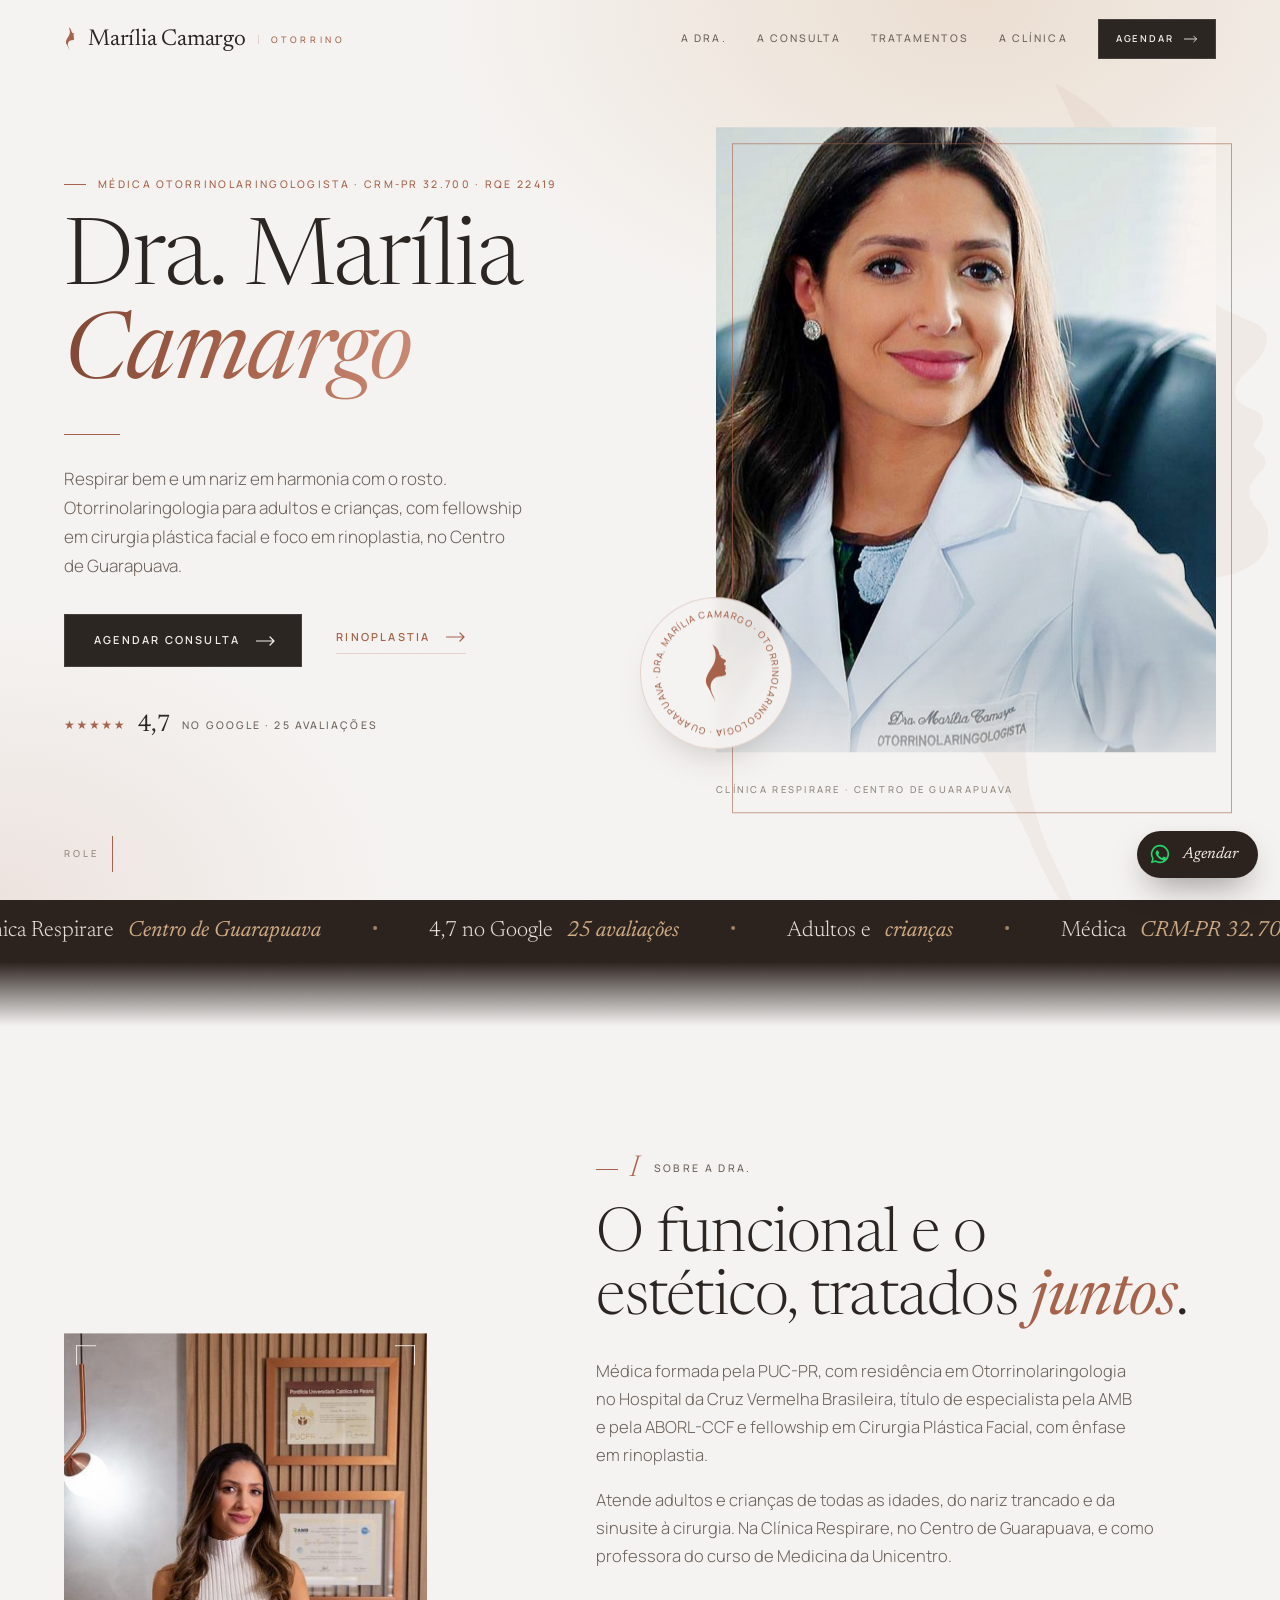
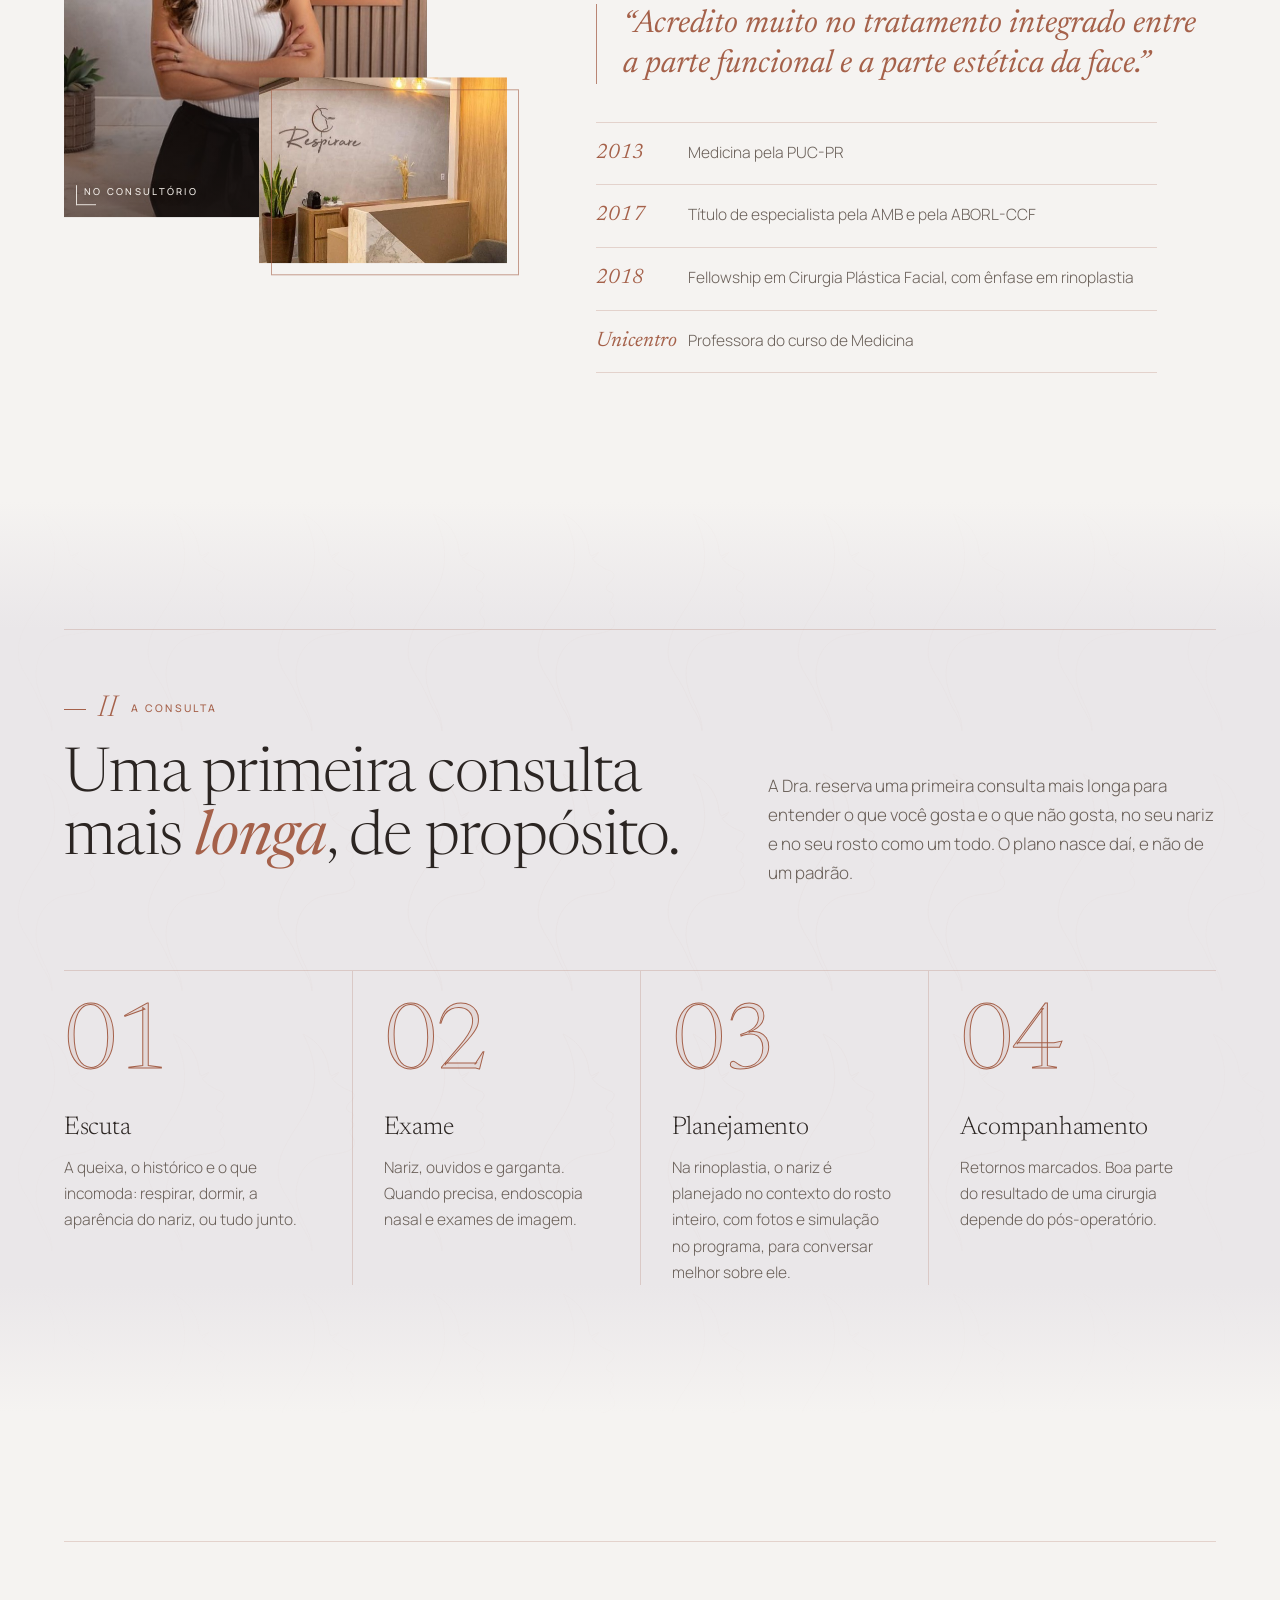
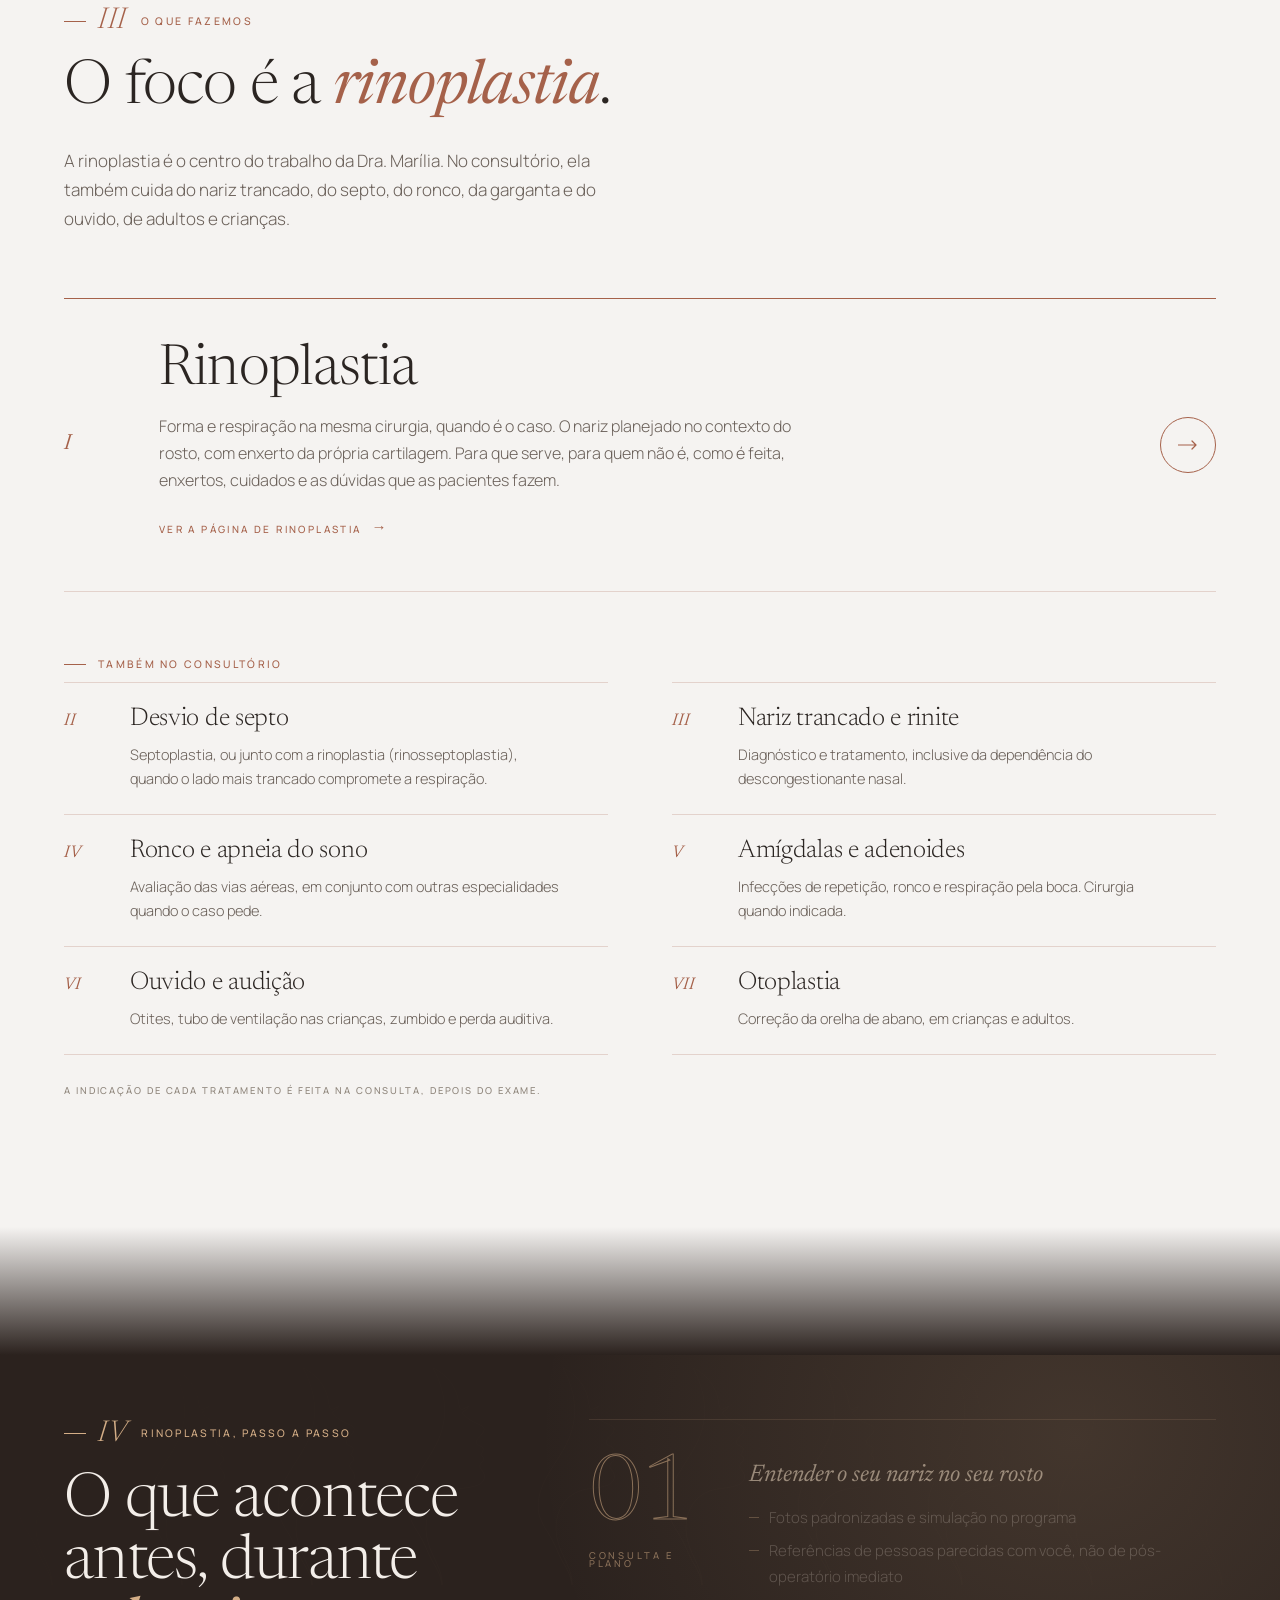
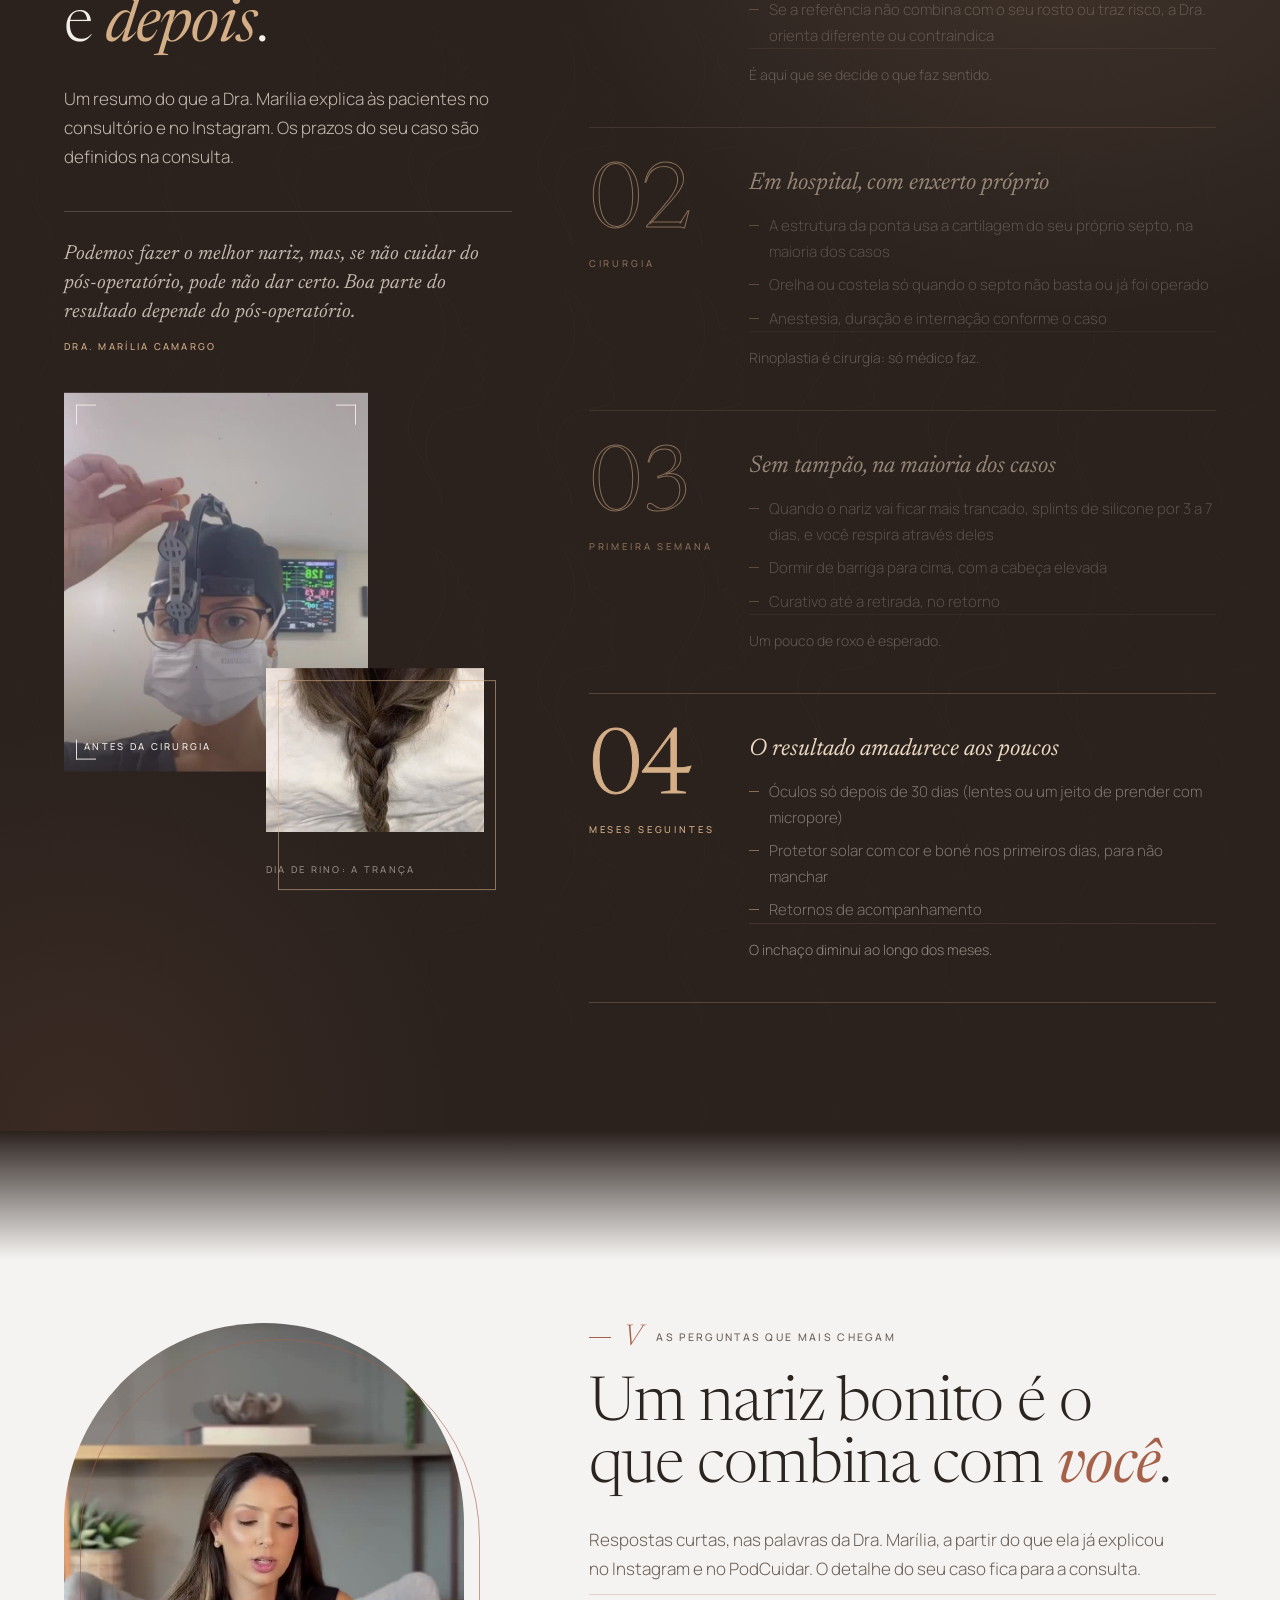
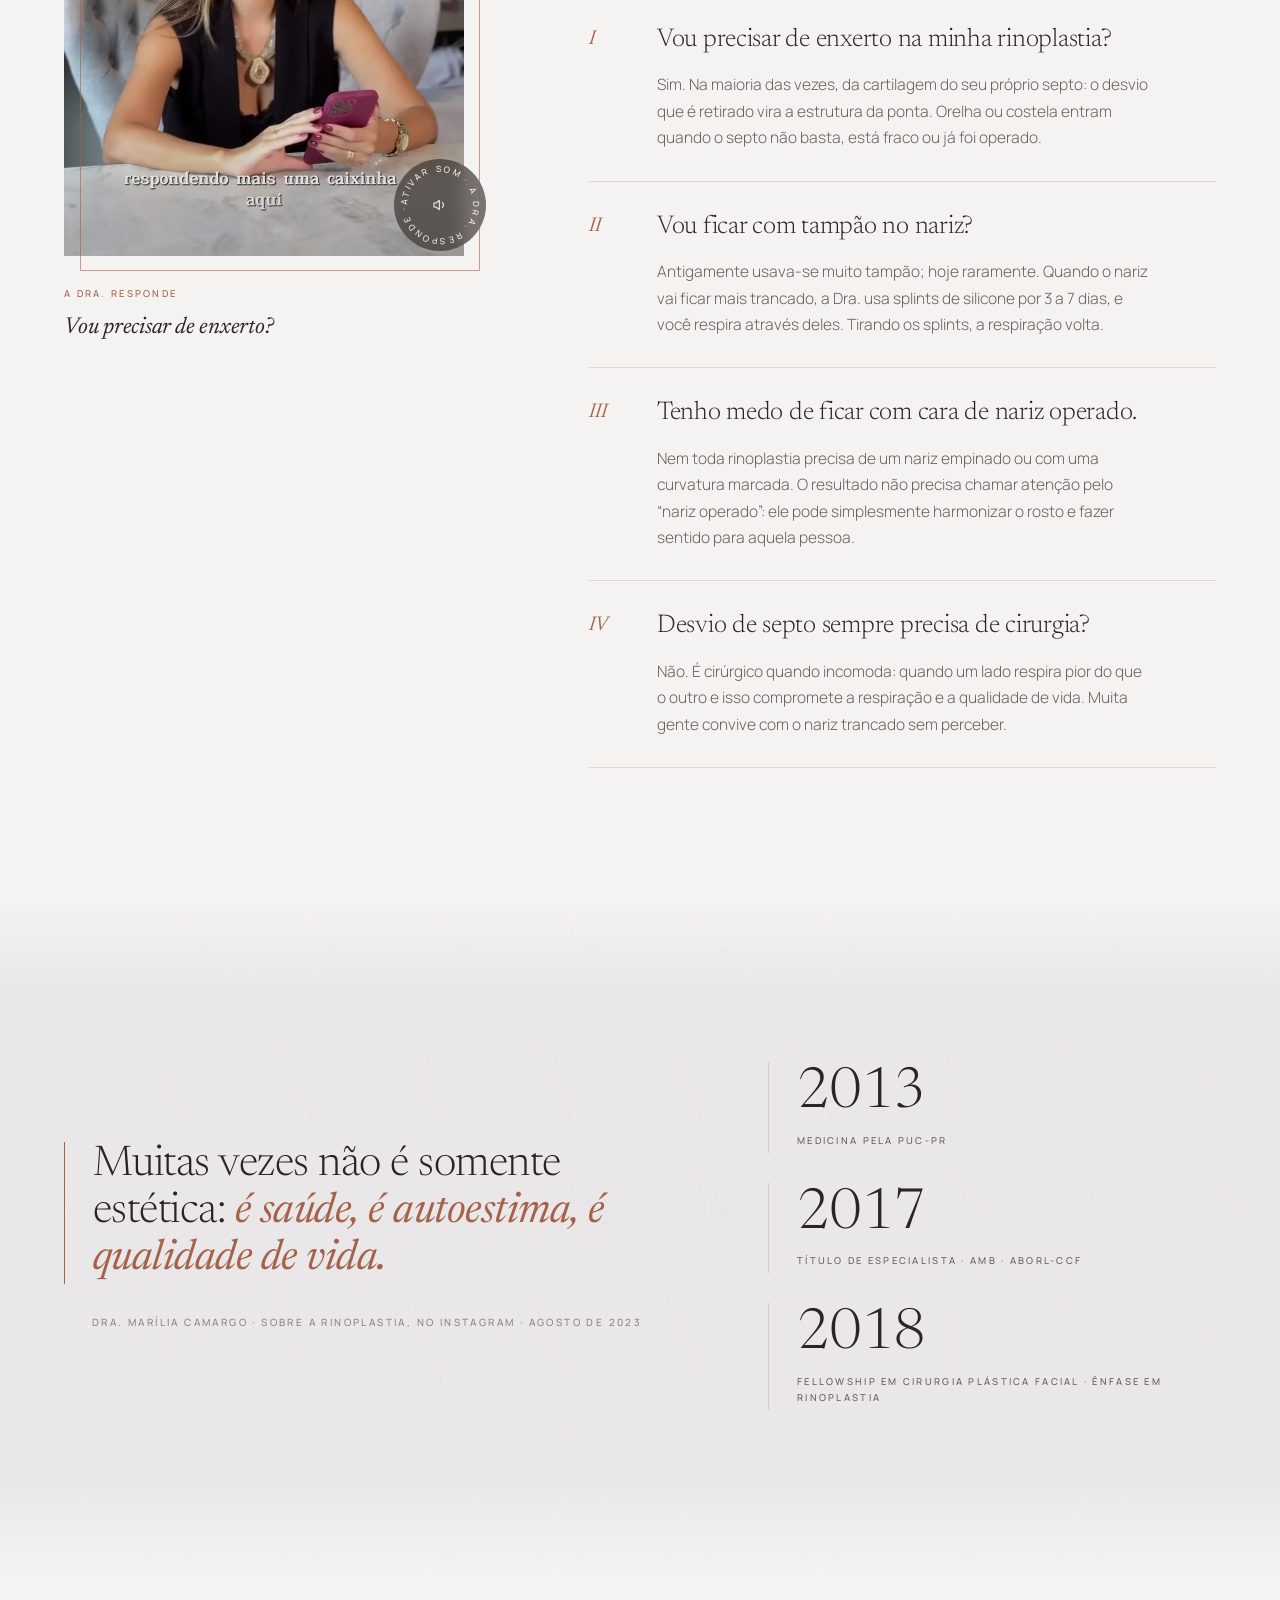
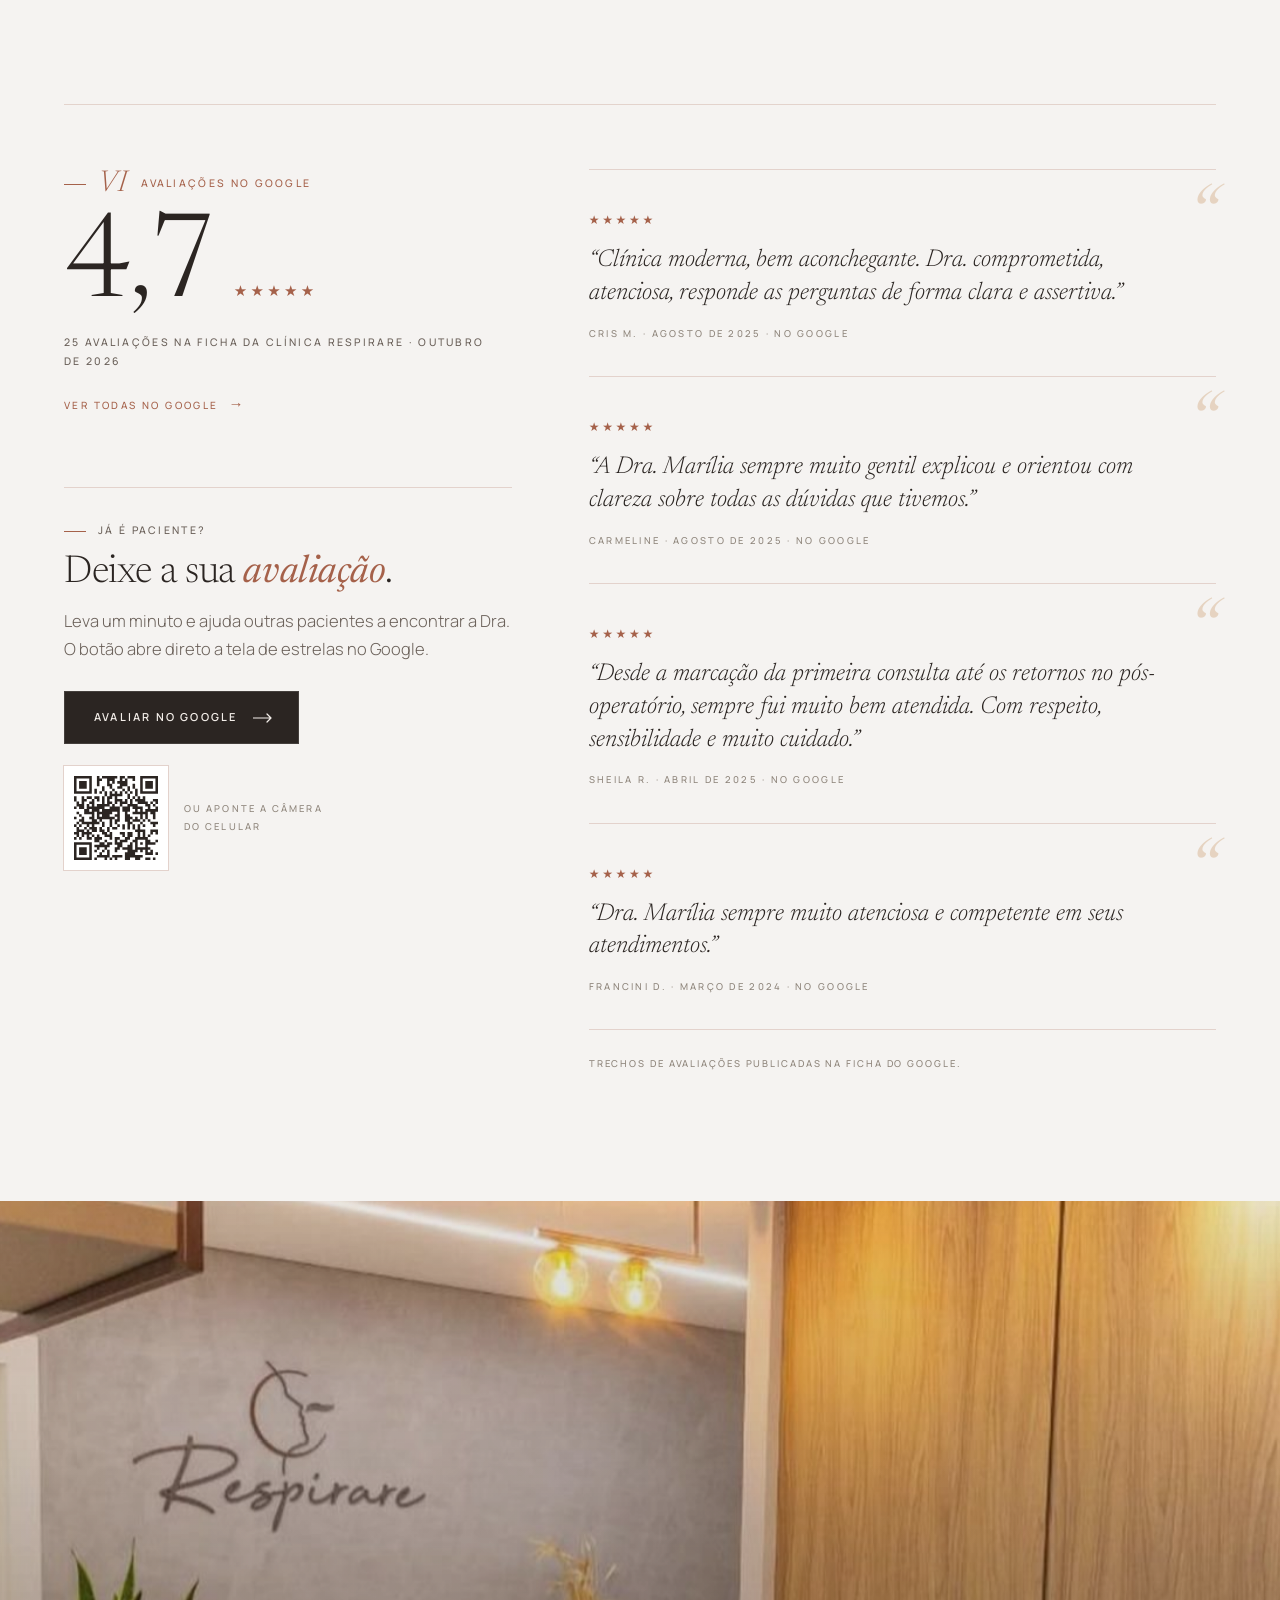
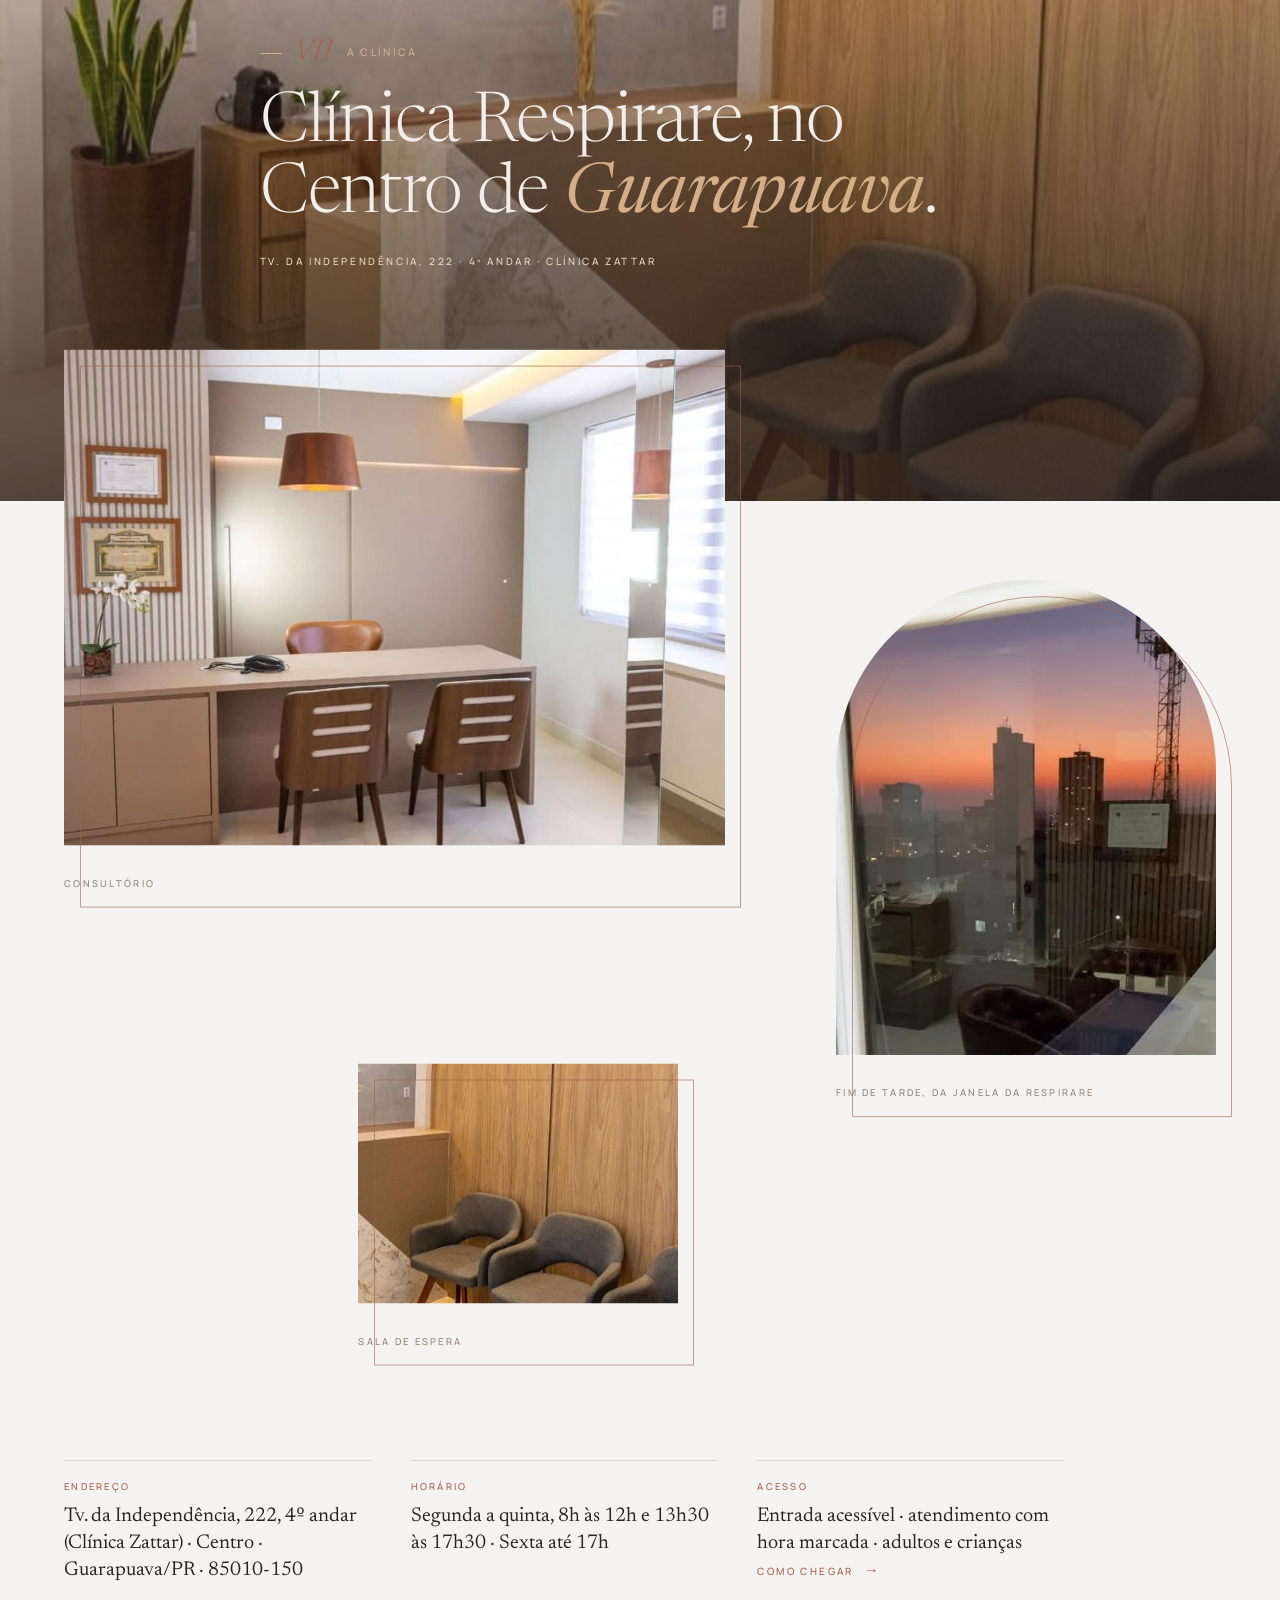
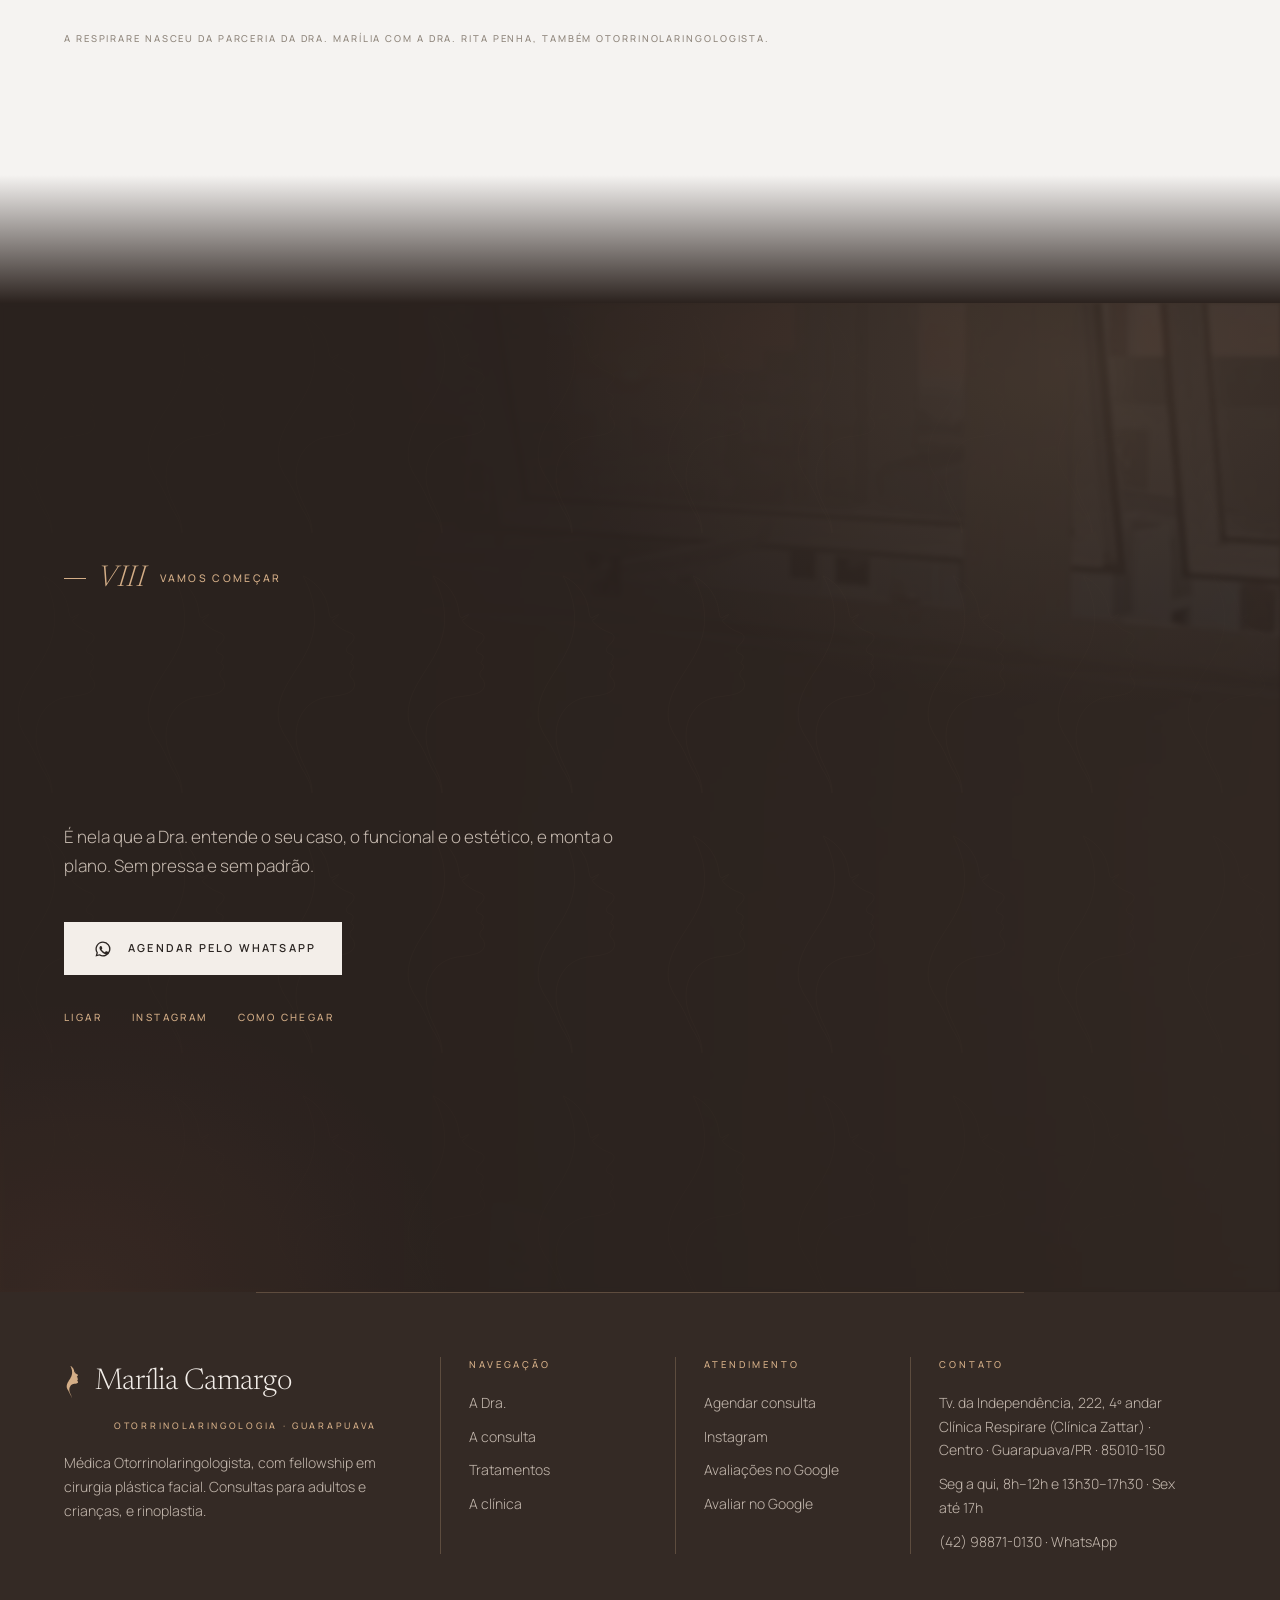
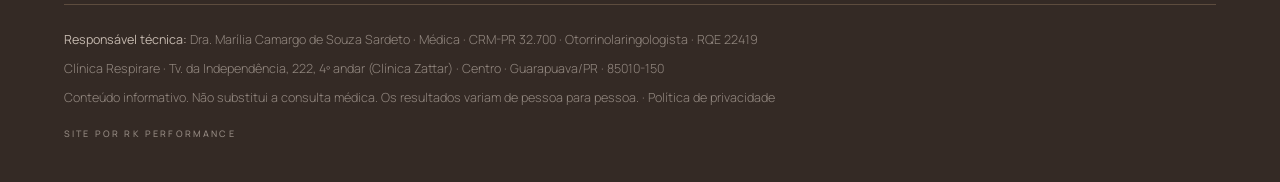
<file: index.html>
<!DOCTYPE html>
<html lang="pt-BR">
<head>
<meta charset="utf-8">
<meta name="viewport" content="width=device-width, initial-scale=1, viewport-fit=cover">
<title>Dra. Marília Camargo · Médica Otorrinolaringologista e Rinoplastia em Guarapuava</title>
<meta name="description" content="Dra. Marília Camargo Sardeto, médica otorrinolaringologista com fellowship em cirurgia plástica facial e foco em rinoplastia. Clínica Respirare, Centro de Guarapuava. CRM-PR 32.700 · RQE 22419.">
<meta name="robots" content="noindex, nofollow">
<meta name="theme-color" content="#F5F3F1">
<meta property="og:type" content="website">
<meta property="og:title" content="Dra. Marília Camargo · Otorrinolaringologia e Rinoplastia em Guarapuava">
<meta property="og:description" content="Respirar bem e um nariz em harmonia com o rosto. Médica otorrinolaringologista, fellowship em cirurgia plástica facial. Clínica Respirare, Centro de Guarapuava.">
<meta property="og:image" content="https://joaovitorrk.github.io/marilia-camargo-site/media/og.jpg">
<meta property="og:locale" content="pt_BR">
<meta property="og:url" content="https://joaovitorrk.github.io/marilia-camargo-site/">
<link rel="icon" href="data:image/svg+xml,<svg xmlns='http://www.w3.org/2000/svg' viewBox='0 0 64 64'><rect width='64' height='64' rx='32' fill='%23F5F3F1'/><g transform='translate%2820.3 6.6%29 scale%280.09%29'><path d='M99.7 30.0 C99.5 30.5 100.9 32.9 101.6 34.3 C102.3 35.7 103.0 37.2 103.7 38.6 C104.5 40.1 105.2 41.5 105.9 42.9 C106.6 44.4 107.1 45.8 107.8 47.2 C108.4 48.7 109.0 50.1 109.7 51.6 C110.3 53.0 111.0 54.4 111.5 55.9 C112.1 57.3 112.6 58.7 113.2 60.2 C113.7 61.6 114.3 63.0 114.8 64.5 C115.3 65.9 115.7 67.4 116.1 68.8 C116.6 70.2 117.0 71.7 117.5 73.1 C117.9 74.5 118.4 76.0 118.8 77.4 C119.2 78.9 119.5 80.3 119.9 81.7 C120.3 83.2 120.9 84.6 121.2 86.0 C121.6 87.5 121.8 88.9 122.1 90.3 C122.3 91.8 122.6 93.2 122.9 94.7 C123.1 96.1 123.4 97.5 123.7 99.0 C123.9 100.4 124.3 101.8 124.5 103.3 C124.7 104.7 124.6 106.1 124.7 107.6 C124.9 109.0 125.2 110.5 125.3 111.9 C125.4 113.3 125.5 114.8 125.6 116.2 C125.6 117.6 125.7 119.1 125.8 120.5 C125.9 122.0 126.0 123.4 126.1 124.8 C126.1 126.3 126.1 127.7 126.1 129.1 C126.1 130.6 126.2 132.0 126.1 133.4 C126.0 134.9 125.6 136.3 125.6 137.8 C125.5 139.2 125.6 140.6 125.6 142.1 C125.5 143.5 125.2 144.9 125.0 146.4 C124.8 147.8 124.7 149.3 124.5 150.7 C124.3 152.1 123.9 153.6 123.7 155.0 C123.4 156.4 123.1 157.9 122.9 159.3 C122.6 160.7 122.3 162.2 122.1 163.6 C121.8 165.1 121.6 166.5 121.2 167.9 C120.9 169.4 120.3 170.8 119.9 172.2 C119.4 173.7 119.0 175.1 118.6 176.6 C118.1 178.0 117.7 179.4 117.2 180.9 C116.8 182.3 116.4 183.7 115.9 185.2 C115.3 186.6 114.6 188.0 114.0 189.5 C113.4 190.9 112.9 192.4 112.4 193.8 C111.8 195.2 111.1 196.7 110.5 198.1 C109.8 199.5 109.0 201.0 108.3 202.4 C107.6 203.9 107.1 205.3 106.4 206.7 C105.7 208.2 104.8 209.6 104.0 211.0 C103.2 212.5 102.6 213.9 101.8 215.3 C101.1 216.8 100.3 218.2 99.4 219.7 C98.6 221.1 97.6 222.5 96.7 224.0 C95.9 225.4 95.2 226.8 94.3 228.3 C93.5 229.7 92.5 231.1 91.6 232.6 C90.7 234.0 89.8 235.5 88.9 236.9 C88.0 238.3 87.1 239.8 86.2 241.2 C85.3 242.6 84.5 244.1 83.5 245.5 C82.6 247.0 81.5 248.4 80.6 249.8 C79.7 251.3 79.0 252.7 78.1 254.1 C77.2 255.6 76.1 257.0 75.2 258.4 C74.3 259.9 73.6 261.3 72.8 262.8 C71.9 264.2 70.9 265.6 70.1 267.1 C69.2 268.5 68.5 269.9 67.6 271.4 C66.8 272.8 65.8 274.3 64.9 275.7 C64.1 277.1 63.3 278.6 62.5 280.0 C61.7 281.4 60.9 282.9 60.1 284.3 C59.3 285.7 58.7 287.2 57.9 288.6 C57.2 290.1 56.5 291.5 55.8 292.9 C55.1 294.4 54.5 295.8 53.9 297.2 C53.3 298.7 52.6 300.1 52.0 301.6 C51.4 303.0 50.9 304.4 50.4 305.9 C49.9 307.3 49.3 308.7 48.8 310.2 C48.3 311.6 47.9 313.0 47.4 314.5 C47.0 315.9 46.5 317.4 46.1 318.8 C45.7 320.2 45.4 321.7 45.0 323.1 C44.6 324.5 44.2 326.0 43.9 327.4 C43.7 328.9 43.6 330.3 43.4 331.7 C43.2 333.2 42.8 334.6 42.6 336.0 C42.4 337.5 42.4 338.9 42.3 340.3 C42.2 341.8 42.1 343.2 42.0 344.7 C42.0 346.1 42.0 347.5 42.0 349.0 C42.0 350.4 42.0 351.8 42.0 353.3 C42.1 354.7 42.2 356.1 42.3 357.6 C42.4 359.0 42.6 360.5 42.9 361.9 C43.1 363.3 43.3 364.8 43.7 366.2 C44.0 367.6 44.3 369.1 44.7 370.5 C45.1 372.0 45.5 373.4 46.1 374.8 C46.6 376.3 47.4 377.7 48.0 379.1 C48.6 380.6 49.0 382.0 49.6 383.4 C50.2 384.9 51.0 386.3 51.7 387.8 C52.5 389.2 53.1 390.6 53.9 392.1 C54.7 393.5 55.5 394.9 56.3 396.4 C57.1 397.8 57.9 399.3 58.7 400.7 C59.6 402.1 60.5 403.6 61.4 405.0 C62.3 406.4 63.2 407.9 64.1 409.3 C65.0 410.7 66.0 412.2 66.8 413.6 C67.7 415.1 68.4 416.5 69.3 417.9 C70.1 419.4 70.9 420.8 71.7 422.2 C72.5 423.7 73.3 425.1 74.1 426.6 C74.9 428.0 75.5 429.4 76.3 430.9 C77.0 432.3 77.7 433.7 78.4 435.2 C79.1 436.6 79.9 438.0 80.6 439.5 C81.2 440.9 81.8 442.4 82.5 443.8 C83.1 445.2 83.9 446.7 84.6 448.1 C85.3 449.5 85.9 451.0 86.5 452.4 C87.1 453.9 87.7 455.3 88.4 456.7 C89.0 458.2 89.6 459.6 90.3 461.0 C90.9 462.5 91.7 463.9 92.4 465.3 C93.1 466.8 93.9 468.2 94.6 469.7 C95.3 471.1 96.0 472.5 96.7 474.0 C97.5 475.4 98.3 476.8 99.2 478.3 C100.0 479.7 101.0 481.1 101.8 482.6 C102.7 484.0 103.5 485.5 104.3 486.9 C105.1 488.3 105.9 489.8 106.7 491.2 C107.5 492.6 108.1 494.1 108.9 495.5 C109.6 497.0 110.3 498.4 111.0 499.8 C111.7 501.3 112.3 502.7 112.9 504.1 C113.5 505.6 114.2 507.0 114.8 508.4 C115.3 509.9 115.7 511.3 116.1 512.8 C116.5 514.2 116.8 515.6 117.2 517.1 C117.6 518.5 118.0 519.9 118.3 521.4 C118.6 522.8 118.9 524.3 119.1 525.7 C119.3 527.1 119.1 529.3 119.4 530.0 C119.6 530.7 120.3 530.7 120.4 530.0 C120.6 529.3 120.5 527.1 120.4 525.7 C120.3 524.3 120.1 522.8 119.9 521.4 C119.7 519.9 119.6 518.5 119.4 517.1 C119.1 515.6 118.8 514.2 118.6 512.8 C118.3 511.3 118.1 509.9 117.7 508.4 C117.4 507.0 117.1 505.6 116.7 504.1 C116.3 502.7 115.8 501.3 115.3 499.8 C114.9 498.4 114.5 497.0 114.0 495.5 C113.5 494.1 112.9 492.6 112.4 491.2 C111.8 489.8 111.1 488.3 110.5 486.9 C109.8 485.5 109.2 484.0 108.6 482.6 C108.0 481.1 107.3 479.7 106.7 478.3 C106.1 476.8 105.4 475.4 104.8 474.0 C104.2 472.5 103.6 471.1 102.9 469.7 C102.3 468.2 101.4 466.8 100.8 465.3 C100.1 463.9 99.6 462.5 98.9 461.0 C98.2 459.6 97.4 458.2 96.7 456.7 C96.1 455.3 95.4 453.9 94.8 452.4 C94.3 451.0 93.8 449.5 93.2 448.1 C92.7 446.7 92.1 445.2 91.6 443.8 C91.1 442.4 90.7 440.9 90.3 439.5 C89.8 438.0 89.4 436.6 88.9 435.2 C88.5 433.7 88.0 432.3 87.6 430.9 C87.2 429.4 86.9 428.0 86.5 426.6 C86.1 425.1 85.7 423.7 85.4 422.2 C85.1 420.8 84.8 419.4 84.6 417.9 C84.4 416.5 84.2 415.1 84.1 413.6 C83.9 412.2 83.9 410.7 83.8 409.3 C83.7 407.9 83.4 406.4 83.3 405.0 C83.1 403.6 83.0 402.1 83.0 400.7 C83.0 399.3 83.2 397.8 83.3 396.4 C83.3 394.9 83.4 393.5 83.5 392.1 C83.6 390.6 83.7 389.2 83.8 387.8 C83.9 386.3 83.9 384.9 84.1 383.4 C84.2 382.0 84.6 380.6 84.9 379.1 C85.2 377.7 85.6 376.3 86.0 374.8 C86.3 373.4 86.7 372.0 87.0 370.5 C87.4 369.1 87.7 367.6 88.1 366.2 C88.6 364.8 89.2 363.3 89.7 361.9 C90.3 360.5 90.7 359.0 91.3 357.6 C92.0 356.1 92.7 354.7 93.5 353.3 C94.3 351.8 95.1 350.4 95.9 349.0 C96.8 347.5 97.7 346.1 98.6 344.7 C99.6 343.2 100.5 341.7 101.6 340.3 C102.6 339.0 103.6 337.7 104.8 336.3 C106.0 334.9 107.5 333.4 108.9 332.0 C110.2 330.6 111.7 329.2 113.2 328.0 C114.6 326.7 116.0 325.5 117.5 324.5 C118.9 323.4 120.3 322.4 121.8 321.5 C123.2 320.6 124.7 319.8 126.1 319.1 C127.5 318.3 129.0 317.6 130.4 316.9 C131.8 316.2 133.3 315.6 134.7 315.0 C136.2 314.4 137.6 313.9 139.0 313.4 C140.5 312.9 141.9 312.5 143.3 312.1 C144.8 311.7 146.2 311.3 147.6 311.0 C149.1 310.6 150.5 310.2 152.0 309.9 C153.4 309.6 154.8 309.3 156.3 309.1 C157.7 308.9 159.1 308.7 160.6 308.6 C162.0 308.4 163.5 308.2 164.9 308.0 C166.3 307.8 167.8 307.7 169.2 307.5 C170.6 307.3 172.1 307.2 173.5 306.9 C174.9 306.7 176.4 306.4 177.8 306.1 C179.3 305.9 180.7 305.8 182.1 305.6 C183.6 305.4 185.0 305.1 186.4 304.8 C187.9 304.5 189.3 304.1 190.7 303.7 C192.2 303.3 193.6 303.0 195.1 302.6 C196.5 302.3 197.9 302.0 199.4 301.6 C200.8 301.1 202.2 300.3 203.7 299.7 C205.1 299.0 206.6 298.4 208.0 297.5 C209.4 296.6 211.0 295.5 212.3 294.3 C213.6 293.0 214.7 291.4 215.5 290.0 C216.4 288.5 217.0 287.1 217.4 285.7 C217.8 284.2 217.9 282.8 218.0 281.3 C218.0 279.9 218.0 278.5 217.7 277.0 C217.4 275.6 217.0 274.2 216.3 272.7 C215.7 271.3 214.9 269.9 213.9 268.4 C212.9 267.0 211.4 265.5 210.4 264.1 C209.4 262.7 208.5 261.2 208.0 259.8 C207.5 258.4 207.3 256.9 207.5 255.5 C207.6 254.0 208.0 252.6 208.8 251.2 C209.6 249.7 210.9 248.3 212.0 246.9 C213.2 245.5 214.8 244.2 215.5 242.8 C216.3 241.4 216.6 239.9 216.3 238.5 C216.1 237.1 215.0 235.7 213.9 234.5 C212.8 233.3 210.0 232.5 209.6 231.2 C209.2 230.0 210.8 228.4 211.5 226.9 C212.2 225.5 213.3 224.1 213.9 222.6 C214.5 221.2 214.9 219.7 215.0 218.3 C215.0 216.9 214.9 215.3 214.2 214.0 C213.4 212.7 211.8 211.6 210.4 210.8 C209.1 210.0 207.5 209.9 206.1 209.1 C204.7 208.4 202.9 207.4 201.8 206.2 C200.7 205.0 199.7 203.3 199.4 201.9 C199.1 200.4 199.4 199.0 199.9 197.6 C200.4 196.1 201.5 194.7 202.6 193.3 C203.7 191.8 205.3 190.3 206.6 188.9 C207.9 187.6 209.2 186.3 210.4 184.9 C211.6 183.5 213.0 182.0 213.9 180.6 C214.9 179.2 215.5 177.7 216.1 176.3 C216.6 174.8 217.1 173.4 217.1 172.0 C217.2 170.5 217.1 169.1 216.3 167.7 C215.6 166.3 213.9 164.7 212.6 163.6 C211.2 162.6 209.7 162.1 208.3 161.5 C206.8 160.8 205.4 160.2 203.9 159.6 C202.5 159.0 201.1 158.3 199.6 157.7 C198.2 157.1 196.8 156.5 195.3 155.8 C193.9 155.1 192.5 154.2 191.0 153.4 C189.6 152.5 188.1 151.6 186.7 150.7 C185.3 149.8 183.8 149.0 182.4 148.0 C181.0 147.0 179.5 145.9 178.1 144.8 C176.7 143.6 175.2 142.3 173.8 141.0 C172.4 139.6 170.9 138.1 169.7 136.7 C168.6 135.2 166.6 133.5 166.8 132.4 C167.0 131.2 169.4 130.9 170.8 129.9 C172.2 129.0 173.8 127.9 175.1 126.7 C176.4 125.5 177.6 124.1 178.6 122.7 C179.7 121.3 181.5 118.7 181.3 118.4 C181.1 118.0 178.9 119.8 177.5 120.5 C176.2 121.2 174.7 122.0 173.2 122.7 C171.8 123.4 170.4 124.2 168.9 124.8 C167.5 125.5 165.8 126.7 164.6 126.4 C163.4 126.2 162.4 124.5 161.7 123.2 C160.9 122.0 160.7 120.3 160.3 118.9 C159.9 117.5 159.5 116.0 159.2 114.6 C158.9 113.2 158.6 111.7 158.4 110.3 C158.2 108.8 158.1 107.4 157.9 106.0 C157.7 104.5 157.4 103.1 157.1 101.7 C156.8 100.2 156.4 98.8 156.0 97.3 C155.6 95.9 155.3 94.5 154.9 93.0 C154.5 91.6 154.1 90.2 153.6 88.7 C153.0 87.3 152.3 85.9 151.7 84.4 C151.1 83.0 150.5 81.5 149.8 80.1 C149.1 78.7 148.4 77.2 147.6 75.8 C146.9 74.4 146.0 72.9 145.2 71.5 C144.4 70.1 143.7 68.6 142.8 67.2 C141.9 65.7 140.9 64.3 139.8 62.9 C138.8 61.4 137.8 60.0 136.6 58.6 C135.4 57.1 133.9 55.7 132.6 54.2 C131.2 52.8 129.9 51.3 128.5 49.9 C127.1 48.5 125.6 47.2 124.2 45.9 C122.8 44.6 121.3 43.5 119.9 42.4 C118.5 41.3 117.0 40.2 115.6 39.2 C114.2 38.1 112.7 37.1 111.3 36.2 C109.8 35.3 108.4 34.6 107.0 33.8 C105.5 32.9 103.9 31.7 102.7 31.1 C101.4 30.4 99.9 29.5 99.7 30.0 Z' fill='%2336362F' fill-rule='evenodd'/></g></svg>">
<link rel="preconnect" href="https://fonts.googleapis.com">
<link rel="preconnect" href="https://fonts.gstatic.com" crossorigin>
<link href="https://fonts.googleapis.com/css2?family=Newsreader:ital,opsz,wght@0,6..72,300;0,6..72,400;1,6..72,300;1,6..72,400&family=Manrope:wght@300;400;500;600&display=swap" rel="stylesheet">
<link rel="stylesheet" href="assets/site.css">
<script type="application/ld+json">{"@context":"https://schema.org","@type":"Physician","@id":"https://joaovitorrk.github.io/marilia-camargo-site/#medica","name":"Dra. Marília Camargo Sardeto","alternateName":"Dra. Marília Camargo","description":"Médica otorrinolaringologista, com fellowship em cirurgia plástica facial e foco em rinoplastia. Atende adultos e crianças na Clínica Respirare, no Centro de Guarapuava/PR.","medicalSpecialty":"Otolaryngologic","url":"https://joaovitorrk.github.io/marilia-camargo-site/","image":"https://joaovitorrk.github.io/marilia-camargo-site/media/og.jpg","telephone":"+55-42-98871-0130","address":{"@type":"PostalAddress","streetAddress":"Tv. da Independência, 222, 4º andar (Clínica Zattar)","addressLocality":"Guarapuava","addressRegion":"PR","postalCode":"85010-150","addressCountry":"BR"},"geo":{"@type":"GeoCoordinates","latitude":-25.3951785,"longitude":-51.4634695},"openingHoursSpecification":[{"@type":"OpeningHoursSpecification","dayOfWeek":["Monday","Tuesday","Wednesday","Thursday"],"opens":"08:00","closes":"12:00"},{"@type":"OpeningHoursSpecification","dayOfWeek":["Monday","Tuesday","Wednesday","Thursday"],"opens":"13:30","closes":"17:30"},{"@type":"OpeningHoursSpecification","dayOfWeek":"Friday","opens":"08:00","closes":"12:00"},{"@type":"OpeningHoursSpecification","dayOfWeek":"Friday","opens":"13:30","closes":"17:00"}],"hasMap":"https://www.google.com/maps/place/?q=place_id:ChIJm2TAFR4375QR_OdMRcX5v30","sameAs":["https://www.instagram.com/dramariliacamargo_otorrino/","https://www.facebook.com/dramariliacamargo/"]}</script>
</head>
<body>
<div class="grao" aria-hidden="true"></div>

<!-- o elemento-assinatura: o perfil de rosto em linha única (eco do logo da Respirare) -->
<svg class="defs" aria-hidden="true"><symbol id="perfil" viewBox="0 0 260 560" overflow="visible"><path fill-rule="evenodd" d="M99.7 30.0 C99.5 30.5 100.9 32.9 101.6 34.3 C102.3 35.7 103.0 37.2 103.7 38.6 C104.5 40.1 105.2 41.5 105.9 42.9 C106.6 44.4 107.1 45.8 107.8 47.2 C108.4 48.7 109.0 50.1 109.7 51.6 C110.3 53.0 111.0 54.4 111.5 55.9 C112.1 57.3 112.6 58.7 113.2 60.2 C113.7 61.6 114.3 63.0 114.8 64.5 C115.3 65.9 115.7 67.4 116.1 68.8 C116.6 70.2 117.0 71.7 117.5 73.1 C117.9 74.5 118.4 76.0 118.8 77.4 C119.2 78.9 119.5 80.3 119.9 81.7 C120.3 83.2 120.9 84.6 121.2 86.0 C121.6 87.5 121.8 88.9 122.1 90.3 C122.3 91.8 122.6 93.2 122.9 94.7 C123.1 96.1 123.4 97.5 123.7 99.0 C123.9 100.4 124.3 101.8 124.5 103.3 C124.7 104.7 124.6 106.1 124.7 107.6 C124.9 109.0 125.2 110.5 125.3 111.9 C125.4 113.3 125.5 114.8 125.6 116.2 C125.6 117.6 125.7 119.1 125.8 120.5 C125.9 122.0 126.0 123.4 126.1 124.8 C126.1 126.3 126.1 127.7 126.1 129.1 C126.1 130.6 126.2 132.0 126.1 133.4 C126.0 134.9 125.6 136.3 125.6 137.8 C125.5 139.2 125.6 140.6 125.6 142.1 C125.5 143.5 125.2 144.9 125.0 146.4 C124.8 147.8 124.7 149.3 124.5 150.7 C124.3 152.1 123.9 153.6 123.7 155.0 C123.4 156.4 123.1 157.9 122.9 159.3 C122.6 160.7 122.3 162.2 122.1 163.6 C121.8 165.1 121.6 166.5 121.2 167.9 C120.9 169.4 120.3 170.8 119.9 172.2 C119.4 173.7 119.0 175.1 118.6 176.6 C118.1 178.0 117.7 179.4 117.2 180.9 C116.8 182.3 116.4 183.7 115.9 185.2 C115.3 186.6 114.6 188.0 114.0 189.5 C113.4 190.9 112.9 192.4 112.4 193.8 C111.8 195.2 111.1 196.7 110.5 198.1 C109.8 199.5 109.0 201.0 108.3 202.4 C107.6 203.9 107.1 205.3 106.4 206.7 C105.7 208.2 104.8 209.6 104.0 211.0 C103.2 212.5 102.6 213.9 101.8 215.3 C101.1 216.8 100.3 218.2 99.4 219.7 C98.6 221.1 97.6 222.5 96.7 224.0 C95.9 225.4 95.2 226.8 94.3 228.3 C93.5 229.7 92.5 231.1 91.6 232.6 C90.7 234.0 89.8 235.5 88.9 236.9 C88.0 238.3 87.1 239.8 86.2 241.2 C85.3 242.6 84.5 244.1 83.5 245.5 C82.6 247.0 81.5 248.4 80.6 249.8 C79.7 251.3 79.0 252.7 78.1 254.1 C77.2 255.6 76.1 257.0 75.2 258.4 C74.3 259.9 73.6 261.3 72.8 262.8 C71.9 264.2 70.9 265.6 70.1 267.1 C69.2 268.5 68.5 269.9 67.6 271.4 C66.8 272.8 65.8 274.3 64.9 275.7 C64.1 277.1 63.3 278.6 62.5 280.0 C61.7 281.4 60.9 282.9 60.1 284.3 C59.3 285.7 58.7 287.2 57.9 288.6 C57.2 290.1 56.5 291.5 55.8 292.9 C55.1 294.4 54.5 295.8 53.9 297.2 C53.3 298.7 52.6 300.1 52.0 301.6 C51.4 303.0 50.9 304.4 50.4 305.9 C49.9 307.3 49.3 308.7 48.8 310.2 C48.3 311.6 47.9 313.0 47.4 314.5 C47.0 315.9 46.5 317.4 46.1 318.8 C45.7 320.2 45.4 321.7 45.0 323.1 C44.6 324.5 44.2 326.0 43.9 327.4 C43.7 328.9 43.6 330.3 43.4 331.7 C43.2 333.2 42.8 334.6 42.6 336.0 C42.4 337.5 42.4 338.9 42.3 340.3 C42.2 341.8 42.1 343.2 42.0 344.7 C42.0 346.1 42.0 347.5 42.0 349.0 C42.0 350.4 42.0 351.8 42.0 353.3 C42.1 354.7 42.2 356.1 42.3 357.6 C42.4 359.0 42.6 360.5 42.9 361.9 C43.1 363.3 43.3 364.8 43.7 366.2 C44.0 367.6 44.3 369.1 44.7 370.5 C45.1 372.0 45.5 373.4 46.1 374.8 C46.6 376.3 47.4 377.7 48.0 379.1 C48.6 380.6 49.0 382.0 49.6 383.4 C50.2 384.9 51.0 386.3 51.7 387.8 C52.5 389.2 53.1 390.6 53.9 392.1 C54.7 393.5 55.5 394.9 56.3 396.4 C57.1 397.8 57.9 399.3 58.7 400.7 C59.6 402.1 60.5 403.6 61.4 405.0 C62.3 406.4 63.2 407.9 64.1 409.3 C65.0 410.7 66.0 412.2 66.8 413.6 C67.7 415.1 68.4 416.5 69.3 417.9 C70.1 419.4 70.9 420.8 71.7 422.2 C72.5 423.7 73.3 425.1 74.1 426.6 C74.9 428.0 75.5 429.4 76.3 430.9 C77.0 432.3 77.7 433.7 78.4 435.2 C79.1 436.6 79.9 438.0 80.6 439.5 C81.2 440.9 81.8 442.4 82.5 443.8 C83.1 445.2 83.9 446.7 84.6 448.1 C85.3 449.5 85.9 451.0 86.5 452.4 C87.1 453.9 87.7 455.3 88.4 456.7 C89.0 458.2 89.6 459.6 90.3 461.0 C90.9 462.5 91.7 463.9 92.4 465.3 C93.1 466.8 93.9 468.2 94.6 469.7 C95.3 471.1 96.0 472.5 96.7 474.0 C97.5 475.4 98.3 476.8 99.2 478.3 C100.0 479.7 101.0 481.1 101.8 482.6 C102.7 484.0 103.5 485.5 104.3 486.9 C105.1 488.3 105.9 489.8 106.7 491.2 C107.5 492.6 108.1 494.1 108.9 495.5 C109.6 497.0 110.3 498.4 111.0 499.8 C111.7 501.3 112.3 502.7 112.9 504.1 C113.5 505.6 114.2 507.0 114.8 508.4 C115.3 509.9 115.7 511.3 116.1 512.8 C116.5 514.2 116.8 515.6 117.2 517.1 C117.6 518.5 118.0 519.9 118.3 521.4 C118.6 522.8 118.9 524.3 119.1 525.7 C119.3 527.1 119.1 529.3 119.4 530.0 C119.6 530.7 120.3 530.7 120.4 530.0 C120.6 529.3 120.5 527.1 120.4 525.7 C120.3 524.3 120.1 522.8 119.9 521.4 C119.7 519.9 119.6 518.5 119.4 517.1 C119.1 515.6 118.8 514.2 118.6 512.8 C118.3 511.3 118.1 509.9 117.7 508.4 C117.4 507.0 117.1 505.6 116.7 504.1 C116.3 502.7 115.8 501.3 115.3 499.8 C114.9 498.4 114.5 497.0 114.0 495.5 C113.5 494.1 112.9 492.6 112.4 491.2 C111.8 489.8 111.1 488.3 110.5 486.9 C109.8 485.5 109.2 484.0 108.6 482.6 C108.0 481.1 107.3 479.7 106.7 478.3 C106.1 476.8 105.4 475.4 104.8 474.0 C104.2 472.5 103.6 471.1 102.9 469.7 C102.3 468.2 101.4 466.8 100.8 465.3 C100.1 463.9 99.6 462.5 98.9 461.0 C98.2 459.6 97.4 458.2 96.7 456.7 C96.1 455.3 95.4 453.9 94.8 452.4 C94.3 451.0 93.8 449.5 93.2 448.1 C92.7 446.7 92.1 445.2 91.6 443.8 C91.1 442.4 90.7 440.9 90.3 439.5 C89.8 438.0 89.4 436.6 88.9 435.2 C88.5 433.7 88.0 432.3 87.6 430.9 C87.2 429.4 86.9 428.0 86.5 426.6 C86.1 425.1 85.7 423.7 85.4 422.2 C85.1 420.8 84.8 419.4 84.6 417.9 C84.4 416.5 84.2 415.1 84.1 413.6 C83.9 412.2 83.9 410.7 83.8 409.3 C83.7 407.9 83.4 406.4 83.3 405.0 C83.1 403.6 83.0 402.1 83.0 400.7 C83.0 399.3 83.2 397.8 83.3 396.4 C83.3 394.9 83.4 393.5 83.5 392.1 C83.6 390.6 83.7 389.2 83.8 387.8 C83.9 386.3 83.9 384.9 84.1 383.4 C84.2 382.0 84.6 380.6 84.9 379.1 C85.2 377.7 85.6 376.3 86.0 374.8 C86.3 373.4 86.7 372.0 87.0 370.5 C87.4 369.1 87.7 367.6 88.1 366.2 C88.6 364.8 89.2 363.3 89.7 361.9 C90.3 360.5 90.7 359.0 91.3 357.6 C92.0 356.1 92.7 354.7 93.5 353.3 C94.3 351.8 95.1 350.4 95.9 349.0 C96.8 347.5 97.7 346.1 98.6 344.7 C99.6 343.2 100.5 341.7 101.6 340.3 C102.6 339.0 103.6 337.7 104.8 336.3 C106.0 334.9 107.5 333.4 108.9 332.0 C110.2 330.6 111.7 329.2 113.2 328.0 C114.6 326.7 116.0 325.5 117.5 324.5 C118.9 323.4 120.3 322.4 121.8 321.5 C123.2 320.6 124.7 319.8 126.1 319.1 C127.5 318.3 129.0 317.6 130.4 316.9 C131.8 316.2 133.3 315.6 134.7 315.0 C136.2 314.4 137.6 313.9 139.0 313.4 C140.5 312.9 141.9 312.5 143.3 312.1 C144.8 311.7 146.2 311.3 147.6 311.0 C149.1 310.6 150.5 310.2 152.0 309.9 C153.4 309.6 154.8 309.3 156.3 309.1 C157.7 308.9 159.1 308.7 160.6 308.6 C162.0 308.4 163.5 308.2 164.9 308.0 C166.3 307.8 167.8 307.7 169.2 307.5 C170.6 307.3 172.1 307.2 173.5 306.9 C174.9 306.7 176.4 306.4 177.8 306.1 C179.3 305.9 180.7 305.8 182.1 305.6 C183.6 305.4 185.0 305.1 186.4 304.8 C187.9 304.5 189.3 304.1 190.7 303.7 C192.2 303.3 193.6 303.0 195.1 302.6 C196.5 302.3 197.9 302.0 199.4 301.6 C200.8 301.1 202.2 300.3 203.7 299.7 C205.1 299.0 206.6 298.4 208.0 297.5 C209.4 296.6 211.0 295.5 212.3 294.3 C213.6 293.0 214.7 291.4 215.5 290.0 C216.4 288.5 217.0 287.1 217.4 285.7 C217.8 284.2 217.9 282.8 218.0 281.3 C218.0 279.9 218.0 278.5 217.7 277.0 C217.4 275.6 217.0 274.2 216.3 272.7 C215.7 271.3 214.9 269.9 213.9 268.4 C212.9 267.0 211.4 265.5 210.4 264.1 C209.4 262.7 208.5 261.2 208.0 259.8 C207.5 258.4 207.3 256.9 207.5 255.5 C207.6 254.0 208.0 252.6 208.8 251.2 C209.6 249.7 210.9 248.3 212.0 246.9 C213.2 245.5 214.8 244.2 215.5 242.8 C216.3 241.4 216.6 239.9 216.3 238.5 C216.1 237.1 215.0 235.7 213.9 234.5 C212.8 233.3 210.0 232.5 209.6 231.2 C209.2 230.0 210.8 228.4 211.5 226.9 C212.2 225.5 213.3 224.1 213.9 222.6 C214.5 221.2 214.9 219.7 215.0 218.3 C215.0 216.9 214.9 215.3 214.2 214.0 C213.4 212.7 211.8 211.6 210.4 210.8 C209.1 210.0 207.5 209.9 206.1 209.1 C204.7 208.4 202.9 207.4 201.8 206.2 C200.7 205.0 199.7 203.3 199.4 201.9 C199.1 200.4 199.4 199.0 199.9 197.6 C200.4 196.1 201.5 194.7 202.6 193.3 C203.7 191.8 205.3 190.3 206.6 188.9 C207.9 187.6 209.2 186.3 210.4 184.9 C211.6 183.5 213.0 182.0 213.9 180.6 C214.9 179.2 215.5 177.7 216.1 176.3 C216.6 174.8 217.1 173.4 217.1 172.0 C217.2 170.5 217.1 169.1 216.3 167.7 C215.6 166.3 213.9 164.7 212.6 163.6 C211.2 162.6 209.7 162.1 208.3 161.5 C206.8 160.8 205.4 160.2 203.9 159.6 C202.5 159.0 201.1 158.3 199.6 157.7 C198.2 157.1 196.8 156.5 195.3 155.8 C193.9 155.1 192.5 154.2 191.0 153.4 C189.6 152.5 188.1 151.6 186.7 150.7 C185.3 149.8 183.8 149.0 182.4 148.0 C181.0 147.0 179.5 145.9 178.1 144.8 C176.7 143.6 175.2 142.3 173.8 141.0 C172.4 139.6 170.9 138.1 169.7 136.7 C168.6 135.2 166.6 133.5 166.8 132.4 C167.0 131.2 169.4 130.9 170.8 129.9 C172.2 129.0 173.8 127.9 175.1 126.7 C176.4 125.5 177.6 124.1 178.6 122.7 C179.7 121.3 181.5 118.7 181.3 118.4 C181.1 118.0 178.9 119.8 177.5 120.5 C176.2 121.2 174.7 122.0 173.2 122.7 C171.8 123.4 170.4 124.2 168.9 124.8 C167.5 125.5 165.8 126.7 164.6 126.4 C163.4 126.2 162.4 124.5 161.7 123.2 C160.9 122.0 160.7 120.3 160.3 118.9 C159.9 117.5 159.5 116.0 159.2 114.6 C158.9 113.2 158.6 111.7 158.4 110.3 C158.2 108.8 158.1 107.4 157.9 106.0 C157.7 104.5 157.4 103.1 157.1 101.7 C156.8 100.2 156.4 98.8 156.0 97.3 C155.6 95.9 155.3 94.5 154.9 93.0 C154.5 91.6 154.1 90.2 153.6 88.7 C153.0 87.3 152.3 85.9 151.7 84.4 C151.1 83.0 150.5 81.5 149.8 80.1 C149.1 78.7 148.4 77.2 147.6 75.8 C146.9 74.4 146.0 72.9 145.2 71.5 C144.4 70.1 143.7 68.6 142.8 67.2 C141.9 65.7 140.9 64.3 139.8 62.9 C138.8 61.4 137.8 60.0 136.6 58.6 C135.4 57.1 133.9 55.7 132.6 54.2 C131.2 52.8 129.9 51.3 128.5 49.9 C127.1 48.5 125.6 47.2 124.2 45.9 C122.8 44.6 121.3 43.5 119.9 42.4 C118.5 41.3 117.0 40.2 115.6 39.2 C114.2 38.1 112.7 37.1 111.3 36.2 C109.8 35.3 108.4 34.6 107.0 33.8 C105.5 32.9 103.9 31.7 102.7 31.1 C101.4 30.4 99.9 29.5 99.7 30.0 Z"/></symbol>
<symbol id="zap" viewBox="0 0 24 24"><path fill="currentColor" d="M12 2a10 10 0 0 0-8.6 15.1L2 22l5-1.3A10 10 0 1 0 12 2zm0 1.8a8.2 8.2 0 1 1-4.2 15.3l-.3-.2-3 .8.8-2.9-.2-.3A8.2 8.2 0 0 1 12 3.8zm-3 4.3c-.2 0-.5 0-.7.3-.3.3-1 1-1 2.4s1 2.8 1.2 3c.1.2 2 3.2 5 4.4 2.4 1 2.9.8 3.4.7.5 0 1.7-.7 1.9-1.4.2-.7.2-1.2.2-1.4-.1-.1-.3-.2-.6-.3l-2-.9c-.3-.1-.5-.2-.7.1l-1 1.2c-.2.2-.3.2-.6.1-.3-.2-1.2-.5-2.3-1.5-.9-.8-1.5-1.7-1.6-2-.2-.3 0-.5.1-.6l.4-.5.3-.5c.1-.2 0-.4 0-.5l-.9-2.1c-.2-.6-.5-.5-.7-.5z"/></symbol>
<symbol id="seta" viewBox="0 0 20 10"><path d="M0 5h18M14 1l4 4-4 4" fill="none" stroke="currentColor" stroke-width="1.2" stroke-linecap="round" stroke-linejoin="round"/></symbol></svg>

<div class="intro" aria-hidden="true">
  <svg class="laco" viewBox="0 0 260 560" preserveAspectRatio="xMidYMid meet"><use href="#perfil"/></svg>
  <div class="nome">Marília <em>Camargo</em><small>Otorrinolaringologia · Guarapuava</small></div>
</div>


<header class="topo" id="topo">
  <a class="marca" href="#inicio" aria-label="Dra. Marília Camargo, início"><svg class="mono" viewBox="0 0 260 560" aria-hidden="true"><use href="#perfil"/></svg><span class="n">Marília Camargo</span><span class="i">Otorrino</span></a>
  <nav aria-label="Seções">
    <a class="lk" href="#sobre">A Dra.</a>
    <a class="lk" href="#consulta">A consulta</a>
    <a class="lk" href="#tratamentos">Tratamentos</a>
    <a class="lk" href="#consultorio">A clínica</a>
    <a class="btn pq" href="https://wa.me/5542988710130?text=Ol%C3%A1%21%20Vim%20pelo%20site%20e%20quero%20agendar%20uma%20consulta%20com%20a%20Dra.%20Mar%C3%ADlia." target="_blank" rel="noopener">Agendar<svg class="seta" aria-hidden="true"><use href="#seta"/></svg></a>
  </nav>
</header>

<main id="inicio">

<!-- primeira tela -->
<section class="hero claro" aria-label="Apresentação">
  <svg class="marca-agua" viewBox="0 0 260 560" preserveAspectRatio="xMidYMid meet" aria-hidden="true" data-parallax="-0.06"><use href="#perfil"/></svg>
  <div class="wrap">
    <div class="cabeca">
      <p class="rot">Médica otorrinolaringologista · CRM-PR 32.700 · RQE 22419</p>
      <h1>Dra. Marília <em>Camargo</em></h1>
    </div>
    <div class="texto">
      <p class="sub so-pc">Respirar bem e um nariz em harmonia com o rosto. Otorrinolaringologia para adultos e crianças, com fellowship em cirurgia plástica facial e foco em rinoplastia, no Centro de Guarapuava.</p>
      <p class="sub so-cel">Respirar bem e um nariz em harmonia com o rosto. Otorrino para adultos e crianças, com foco em rinoplastia.</p>
      <div class="acoes">
        <a class="btn" href="https://wa.me/5542988710130?text=Ol%C3%A1%21%20Vim%20pelo%20site%20e%20quero%20agendar%20uma%20consulta%20com%20a%20Dra.%20Mar%C3%ADlia." target="_blank" rel="noopener">Agendar consulta<svg class="seta" aria-hidden="true"><use href="#seta"/></svg></a>
        <a class="btn linha" href="rinoplastia-guarapuava/">Rinoplastia<svg class="seta" aria-hidden="true"><use href="#seta"/></svg></a>
      </div>
      <a class="google" href="#avaliacoes"><span class="est">★★★★★</span><b>4,7</b><span>no Google · 25 avaliações</span></a>
    </div>
    <div class="quadro r45" data-parallax="0.04">
      <div class="img"><img src="media/retrato-hero.jpg" srcset="media/retrato-hero-800.jpg 800w, media/retrato-hero.jpg 1037w" sizes="(max-width:900px) 92vw, 500px" width="1037" height="1382" alt="Dra. Marília Camargo de jaleco, no consultório" fetchpriority="high"></div>
      <p class="leg dentro">Clínica Respirare · Centro de Guarapuava</p>
      <a class="selo" href="#sobre" aria-label="Sobre a Dra. Marília">
        <svg viewBox="0 0 140 140" aria-hidden="true">
          <defs><path id="selo-c" d="M70 70 m-56 0 a56 56 0 1 1 112 0 a56 56 0 1 1 -112 0"/></defs>
          <g class="anel"><text><textPath href="#selo-c" textLength="351">Dra. Marília Camargo · Otorrinolaringologia · Guarapuava · </textPath></text></g>
          <use href="#perfil" class="perfil-mini" x="50" y="38" width="40" height="64"/>
        </svg>
      </a>
    </div>
  </div>
  <p class="rolar" aria-hidden="true">Role<i></i></p>
</section>

<!-- letreiro de credenciais -->
<div class="cred" aria-label="Credenciais">
  <div class="faixa" id="faixa">
    <span>Médica <em>CRM-PR 32.700</em></span>
    <span>Otorrinolaringologista <em>RQE 22419</em></span>
    <span>Fellowship em <em>cirurgia plástica facial</em></span>
    <span>Título de especialista <em>AMB · ABORL-CCF</em></span>
    <span>Clínica Respirare <em>Centro de Guarapuava</em></span>
    <span>4,7 no Google <em>25 avaliações</em></span>
    <span>Adultos e <em>crianças</em></span>
  </div>
</div>
<div class="band n-c curta" aria-hidden="true"></div>

<!-- sobre -->
<section class="sobre claro" id="sobre">
  <div class="wrap">
    <div class="compo rv">
      <div class="quadro principal cant sem rv" data-parallax="0.04"><div class="img veu"><i></i><i></i><i></i><i></i><img src="media/retrato-clinica.jpg" srcset="media/retrato-clinica-800.jpg 800w, media/retrato-clinica.jpg 1072w" sizes="(max-width:900px) 86vw, 420px" width="1072" height="1512" alt="Dra. Marília no consultório, diante dos diplomas" loading="lazy"></div><p class="leg dentro">No consultório</p></div>
      <div class="quadro detalhe r43 rv d1" data-parallax="-0.05"><div class="img"><img src="media/logo-parede.jpg" width="988" height="741" alt="Logo da Clínica Respirare na parede da recepção" loading="lazy"></div></div>
    </div>
    <div class="texto">
      <p class="rot"><i class="cap">I</i>Sobre a Dra.</p>
      <h2 class="rv tit">O funcional e o estético, tratados <em>juntos</em>.</h2>
      <p class="rv">Médica formada pela PUC-PR, com residência em Otorrinolaringologia no Hospital da Cruz Vermelha Brasileira, título de especialista pela AMB e pela ABORL-CCF e fellowship em Cirurgia Plástica Facial, com ênfase em rinoplastia.</p>
      <p class="rv d1">Atende adultos e crianças de todas as idades, do nariz trancado e da sinusite à cirurgia. Na Clínica Respirare, no Centro de Guarapuava, e como professora do curso de Medicina da Unicentro.</p>
      <blockquote class="cita rv tit">“Acredito muito no tratamento integrado entre a parte funcional e a parte estética da face.”</blockquote>
      <ul class="fatos rv d2">
        <li><b>2013</b><span>Medicina pela PUC-PR</span></li>
        <li><b>2017</b><span>Título de especialista pela AMB e pela ABORL-CCF</span></li>
        <li><b>2018</b><span>Fellowship em Cirurgia Plástica Facial, com ênfase em rinoplastia</span></li>
        <li><b>Unicentro</b><span>Professora do curso de Medicina</span></li>
      </ul>
    </div>
  </div>
</section>

<!-- a consulta -->
<section class="consulta greige cap-sec" id="consulta">
  <div class="wrap">
    <div class="cab">
      <div>
        <p class="rot"><i class="cap">II</i>A consulta</p>
        <h2 class="rv tit">Uma primeira consulta mais <em>longa</em>, de propósito.</h2>
      </div>
      <p class="lede rv d1">A Dra. reserva uma primeira consulta mais longa para entender o que você gosta e o que não gosta, no seu nariz e no seu rosto como um todo. O plano nasce daí, e não de um padrão.</p>
    </div>
    <ol class="etapas rv">
      <li><span class="n">01</span><h3>Escuta</h3><p>A queixa, o histórico e o que incomoda: respirar, dormir, a aparência do nariz, ou tudo junto.</p></li>
      <li><span class="n">02</span><h3>Exame</h3><p>Nariz, ouvidos e garganta. Quando precisa, endoscopia nasal e exames de imagem.</p></li>
      <li><span class="n">03</span><h3>Planejamento</h3><p>Na rinoplastia, o nariz é planejado no contexto do rosto inteiro, com fotos e simulação no programa, para conversar melhor sobre ele.</p></li>
      <li><span class="n">04</span><h3>Acompanhamento</h3><p>Retornos marcados. Boa parte do resultado de uma cirurgia depende do pós-operatório.</p></li>
    </ol>
  </div>
</section>

<!-- tratamentos -->
<section class="tratamentos claro cap-sec" id="tratamentos">
  <div class="wrap">
    <div class="cabeca">
      <p class="rot"><i class="cap">III</i>O que fazemos</p>
      <h2 class="rv tit">O foco é a <em>rinoplastia</em>.</h2>
      <p class="lede rv d1">A rinoplastia é o centro do trabalho da Dra. Marília. No consultório, ela também cuida do nariz trancado, do septo, do ronco, da garganta e do ouvido, de adultos e crianças.</p>
    </div>
    <a class="foco rv" href="rinoplastia-guarapuava/">
      <span class="i">I</span>
      <span class="corpo">
        <h3>Rinoplastia</h3>
        <p>Forma e respiração na mesma cirurgia, quando é o caso. O nariz planejado no contexto do rosto, com enxerto da própria cartilagem. Para que serve, para quem não é, como é feita, enxertos, cuidados e as dúvidas que as pacientes fazem.</p>
        <span class="lk-acao">Ver a página de rinoplastia</span>
      </span>
      <span class="circ"><svg aria-hidden="true"><use href="#seta"/></svg></span>
    </a>
    <p class="rot tambem rv">Também no consultório</p>
    <ol class="indice compacto rv d1">
      <li><span class="i">II</span><h3>Desvio de septo</h3><p>Septoplastia, ou junto com a rinoplastia (rinosseptoplastia), quando o lado mais trancado compromete a respiração.</p></li>
      <li><span class="i">III</span><h3>Nariz trancado e rinite</h3><p>Diagnóstico e tratamento, inclusive da dependência do descongestionante nasal.</p></li>
      <li><span class="i">IV</span><h3>Ronco e apneia do sono</h3><p>Avaliação das vias aéreas, em conjunto com outras especialidades quando o caso pede.</p></li>
      <li><span class="i">V</span><h3>Amígdalas e adenoides</h3><p>Infecções de repetição, ronco e respiração pela boca. Cirurgia quando indicada.</p></li>
      <li><span class="i">VI</span><h3>Ouvido e audição</h3><p>Otites, tubo de ventilação nas crianças, zumbido e perda auditiva.</p></li>
      <li><span class="i">VII</span><h3>Otoplastia</h3><p>Correção da orelha de abano, em crianças e adultos.</p></li>
    </ol>
    <p class="nota-conf">A indicação de cada tratamento é feita na consulta, depois do exame.</p>
  </div>
</section>

<div class="band c-n" aria-hidden="true"></div>

<!-- rinoplastia, passo a passo -->
<section class="caminho escuro depois-band" id="caminho">
  <div class="wrap">
    <div class="fixo">
      <p class="rot"><i class="cap">IV</i>Rinoplastia, passo a passo</p>
      <h2 class="rv tit">O que acontece antes, durante e <em>depois</em>.</h2>
      <p class="lede rv d1">Um resumo do que a Dra. Marília explica às pacientes no consultório e no Instagram. Os prazos do seu caso são definidos na consulta.</p>
      <blockquote class="obs rv d2">Podemos fazer o melhor nariz, mas, se não cuidar do pós-operatório, pode não dar certo. Boa parte do resultado depende do pós-operatório.<small>Dra. Marília Camargo</small></blockquote>
      <div class="colagem rv d2">
        <div class="quadro a r45 cant sem" data-parallax="0.03"><div class="img veu"><i></i><i></i><i></i><i></i><img src="media/lupa.jpg" width="640" height="800" alt="Dra. Marília com a lupa cirúrgica, antes de uma cirurgia" loading="lazy"></div><p class="leg dentro">Antes da cirurgia</p></div>
        <div class="quadro b r43" data-parallax="-0.04"><div class="img"><img src="media/tranca.jpg" width="640" height="720" alt="A trança que ela faz nos dias de rinoplastia" loading="lazy"></div><p class="leg">Dia de rino: a trança</p></div>
      </div>
    </div>
    <ol class="cronologia">
      <li>
        <span class="n">01<small>Consulta e plano</small></span>
        <div><b>Entender o seu nariz no seu rosto</b>
          <ul><li>Fotos padronizadas e simulação no programa</li><li>Referências de pessoas parecidas com você, não de pós-operatório imediato</li><li>Se a referência não combina com o seu rosto ou traz risco, a Dra. orienta diferente ou contraindica</li></ul>
          <p>É aqui que se decide o que faz sentido.</p></div>
      </li>
      <li>
        <span class="n">02<small>Cirurgia</small></span>
        <div><b>Em hospital, com enxerto próprio</b>
          <ul><li>A estrutura da ponta usa a cartilagem do seu próprio septo, na maioria dos casos</li><li>Orelha ou costela só quando o septo não basta ou já foi operado</li><li>Anestesia, duração e internação conforme o caso</li></ul>
          <p>Rinoplastia é cirurgia: só médico faz.</p></div>
      </li>
      <li>
        <span class="n">03<small>Primeira semana</small></span>
        <div><b>Sem tampão, na maioria dos casos</b>
          <ul><li>Quando o nariz vai ficar mais trancado, splints de silicone por 3 a 7 dias, e você respira através deles</li><li>Dormir de barriga para cima, com a cabeça elevada</li><li>Curativo até a retirada, no retorno</li></ul>
          <p>Um pouco de roxo é esperado.</p></div>
      </li>
      <li>
        <span class="n">04<small>Meses seguintes</small></span>
        <div><b>O resultado amadurece aos poucos</b>
          <ul><li>Óculos só depois de 30 dias (lentes ou um jeito de prender com micropore)</li><li>Protetor solar com cor e boné nos primeiros dias, para não manchar</li><li>Retornos de acompanhamento</li></ul>
          <p>O inchaço diminui ao longo dos meses.</p></div>
      </li>
    </ol>
  </div>
</section>

<div class="band n-c" aria-hidden="true"></div>

<!-- perguntas -->
<section class="perguntas claro depois-band" id="perguntas">
  <div class="wrap">
    <div class="vid rv">
      <div class="img"><video preload="none" poster="media/responde-poster.jpg" muted playsinline loop width="720" height="960" aria-label="Dra. Marília respondendo se a paciente vai precisar de enxerto na rinoplastia"><source src="media/responde.mp4" type="video/mp4"></video></div>
      <div class="leg"><small>A Dra. responde</small><b>Vou precisar de enxerto?</b></div>
      <button class="som" type="button" aria-pressed="false">
        <svg class="anel-som" viewBox="0 0 82 82" aria-hidden="true"><defs><path id="som-c" d="M41 41 m-33 0 a33 33 0 1 1 66 0 a33 33 0 1 1 -66 0"/></defs><text><textPath href="#som-c" textLength="207"><tspan class="t-mudo">Ativar som · A Dra. responde · </tspan><tspan class="t-alto">Desativar som · Tocando · </tspan></textPath></text></svg>
        <svg class="ic" viewBox="0 0 24 24" fill="none" stroke="currentColor" stroke-width="1.6" stroke-linecap="round" stroke-linejoin="round" aria-hidden="true"><path d="M11 5 6 9H3v6h3l5 4z"/><path d="M15.5 8.5a5 5 0 0 1 0 7"/></svg>
        <span class="oculto">Ativar som</span>
      </button>
    </div>
    <div class="texto">
      <p class="rot"><i class="cap">V</i>As perguntas que mais chegam</p>
      <h2 class="rv tit">Um nariz bonito é o que combina com <em>você</em>.</h2>
      <p class="lede rv d1">Respostas curtas, nas palavras da Dra. Marília, a partir do que ela já explicou no Instagram e no PodCuidar. O detalhe do seu caso fica para a consulta.</p>
      <ol class="qa rv d2">
        <li><span class="n">I</span><div><p class="p">Vou precisar de enxerto na minha rinoplastia?</p><p class="r">Sim. Na maioria das vezes, da cartilagem do seu próprio septo: o desvio que é retirado vira a estrutura da ponta. Orelha ou costela entram quando o septo não basta, está fraco ou já foi operado.</p></div></li>
        <li><span class="n">II</span><div><p class="p">Vou ficar com tampão no nariz?</p><p class="r">Antigamente usava-se muito tampão; hoje raramente. Quando o nariz vai ficar mais trancado, a Dra. usa splints de silicone por 3 a 7 dias, e você respira através deles. Tirando os splints, a respiração volta.</p></div></li>
        <li><span class="n">III</span><div><p class="p">Tenho medo de ficar com cara de nariz operado.</p><p class="r">Nem toda rinoplastia precisa de um nariz empinado ou com uma curvatura marcada. O resultado não precisa chamar atenção pelo “nariz operado”: ele pode simplesmente harmonizar o rosto e fazer sentido para aquela pessoa.</p></div></li>
        <li><span class="n">IV</span><div><p class="p">Desvio de septo sempre precisa de cirurgia?</p><p class="r">Não. É cirúrgico quando incomoda: quando um lado respira pior do que o outro e isso compromete a respiração e a qualidade de vida. Muita gente convive com o nariz trancado sem perceber.</p></div></li>
      </ol>
    </div>
  </div>
</section>

<!-- nas palavras dela + números -->
<section class="frase-sec greige" id="frase">
  <svg class="desenha" viewBox="0 0 260 560" preserveAspectRatio="xMidYMid meet" aria-hidden="true"><use href="#perfil"/></svg>
  <div class="wrap">
    <div>
      <p class="frase rv tit">Muitas vezes não é somente estética: <em>é saúde, é autoestima, é qualidade de vida.</em></p>
      <p class="quem-disse rv d1">Dra. Marília Camargo · sobre a rinoplastia, no Instagram · agosto de 2023</p>
    </div>
    <dl class="numeros rv d1">
      <div><dd>2013</dd><dt>Medicina pela PUC-PR</dt></div>
      <div><dd>2017</dd><dt>Título de especialista · AMB · ABORL-CCF</dt></div>
      <div><dd>2018</dd><dt>Fellowship em cirurgia plástica facial · ênfase em rinoplastia</dt></div>
    </dl>
  </div>
</section>

<!-- avaliações: o que já está no Google + pedir a avaliação -->
<section class="avaliacoes claro cap-sec" id="avaliacoes">
  <div class="wrap">
    <div class="av-lado">
      <p class="rot"><i class="cap">VI</i>Avaliações no Google</p>
      <div class="av-nota rv"><span class="n">4,7</span><span class="est" aria-label="5 estrelas">★★★★★</span></div>
      <p class="av-sub rv d1">25 avaliações na ficha da Clínica Respirare · outubro de 2026</p>
      <a class="lk-acao rv d1" href="https://www.google.com/maps/place/?q=place_id:ChIJm2TAFR4375QR_OdMRcX5v30" target="_blank" rel="noopener">Ver todas no Google</a>
      <div class="avaliar rv d2">
        <p class="rot">Já é paciente?</p>
        <h3>Deixe a sua <em>avaliação</em>.</h3>
        <p>Leva um minuto e ajuda outras pacientes a encontrar a Dra. O botão abre direto a tela de estrelas no Google.</p>
        <div class="avaliar-acoes">
          <a class="btn" href="https://search.google.com/local/writereview?placeid=ChIJm2TAFR4375QR_OdMRcX5v30" target="_blank" rel="noopener">Avaliar no Google<svg class="seta" aria-hidden="true"><use href="#seta"/></svg></a>
          <figure class="qr so-pc"><img src="media/qr-avaliar.svg" width="104" height="104" alt="QR code para avaliar a Dra. Marília no Google pelo celular"><figcaption>Ou aponte a câmera<br>do celular</figcaption></figure>
        </div>
      </div>
    </div>
    <ol class="depo rv d1">
      <li><span class="est" aria-label="5 estrelas">★★★★★</span><blockquote>“Clínica moderna, bem aconchegante. Dra. comprometida, atenciosa, responde as perguntas de forma clara e assertiva.”</blockquote><p class="quem">Cris M. · agosto de 2025 · no Google</p></li>
      <li><span class="est" aria-label="5 estrelas">★★★★★</span><blockquote>“A Dra. Marília sempre muito gentil explicou e orientou com clareza sobre todas as dúvidas que tivemos.”</blockquote><p class="quem">Carmeline · agosto de 2025 · no Google</p></li>
      <li><span class="est" aria-label="5 estrelas">★★★★★</span><blockquote>“Desde a marcação da primeira consulta até os retornos no pós-operatório, sempre fui muito bem atendida. Com respeito, sensibilidade e muito cuidado.”</blockquote><p class="quem">Sheila R. · abril de 2025 · no Google</p></li>
      <li><span class="est" aria-label="5 estrelas">★★★★★</span><blockquote>“Dra. Marília sempre muito atenciosa e competente em seus atendimentos.”</blockquote><p class="quem">Francini D. · março de 2024 · no Google</p></li>
    </ol>
    <p class="nota-conf av-nota-conf">Trechos de avaliações publicadas na ficha do Google.</p>
  </div>
</section>

<!-- a clínica -->
<section class="banda" id="consultorio" aria-label="A clínica">
  <div class="bg" data-parallax="0.04"><img src="media/recepcao.jpg" width="1170" height="1160" alt="Recepção da Clínica Respirare" loading="lazy"></div>
  <div class="veu" aria-hidden="true"></div>
  <div class="wrap">
    <p class="rot"><i class="cap">VII</i>A clínica</p>
    <h2 class="rv tit">Clínica Respirare, no Centro de <em>Guarapuava</em>.</h2>
    <p class="onde rv d1">Tv. da Independência, 222 · 4º andar · Clínica Zattar</p>
  </div>
</section>

<section class="espaco claro" aria-label="O espaço">
  <div class="wrap">
    <div class="tira">
      <div class="quadro q1 r43 rv" data-parallax="-0.05"><div class="img"><img src="media/consultorio.jpg" width="1170" height="1159" alt="Consultório da Dra. Marília na Clínica Respirare" loading="lazy"></div><p class="leg">Consultório</p></div>
      <div class="quadro q2 arco r45 rv d1" data-parallax="0.04"><div class="img"><img src="media/janela.jpg" width="640" height="740" alt="Fim de tarde visto da janela da clínica" loading="lazy"></div><p class="leg">Fim de tarde, da janela da Respirare</p></div>
      <div class="quadro q3 r43 rv d2" data-parallax="0.02"><div class="img"><img src="media/espera.jpg" width="793" height="595" alt="Sala de espera" loading="lazy"></div><p class="leg">Sala de espera</p></div>
    </div>
    <dl class="ficha rv">
      <div><dt>Endereço</dt><dd>Tv. da Independência, 222, 4º andar (Clínica Zattar) · Centro · Guarapuava/PR · 85010-150</dd></div>
      <div><dt>Horário</dt><dd>Segunda a quinta, 8h às 12h e 13h30 às 17h30 · Sexta até 17h</dd></div>
      <div><dt>Acesso</dt><dd>Entrada acessível · atendimento com hora marcada · adultos e crianças<br><a class="lk-acao" href="https://www.google.com/maps/dir/?api=1&destination=Tv.+da+Independ%C3%AAncia,+222+-+Centro,+Guarapuava+-+PR" target="_blank" rel="noopener">Como chegar</a></dd></div>
    </dl>
    <p class="nota-conf">A Respirare nasceu da parceria da Dra. Marília com a Dra. Rita Penha, também otorrinolaringologista.</p>
  </div>
</section>

<div class="band c-n" aria-hidden="true"></div>

<!-- chamada final -->
<section class="cta escuro depois-band" id="contato">
  <div class="foto" aria-hidden="true"></div>
  <div class="wrap">
    <div>
      <p class="rot"><i class="cap">VIII</i>Vamos começar</p>
      <h2 class="rv tit">Comece pela <em>consulta</em>.</h2>
      <p class="lede rv d1">É nela que a Dra. entende o seu caso, o funcional e o estético, e monta o plano. Sem pressa e sem padrão.</p>
      <div class="acoes rv d2">
        <a class="btn ouro" href="https://wa.me/5542988710130?text=Ol%C3%A1%21%20Vim%20pelo%20site%20e%20quero%20agendar%20uma%20consulta%20com%20a%20Dra.%20Mar%C3%ADlia." target="_blank" rel="noopener"><svg viewBox="0 0 24 24" width="18" height="18" aria-hidden="true"><use href="#zap"/></svg>Agendar pelo WhatsApp</a>
      </div>
      <div class="links rv d3">
        <a href="tel:+5542988710130">Ligar</a>
        <a href="https://www.instagram.com/dramariliacamargo_otorrino/" target="_blank" rel="noopener">Instagram</a>
        <a href="https://www.google.com/maps/dir/?api=1&destination=Tv.+da+Independ%C3%AAncia,+222+-+Centro,+Guarapuava+-+PR" target="_blank" rel="noopener">Como chegar</a>
      </div>
    </div>
    <svg class="perfil-grande desenha-rv" viewBox="0 0 260 560" preserveAspectRatio="xMidYMid meet" aria-hidden="true"><use href="#perfil"/></svg>
  </div>
</section>
</main>

<footer>
  <div class="wrap">
    <div class="cols">
      <div>
        <p class="marca"><svg class="mono" viewBox="0 0 260 560" aria-hidden="true"><use href="#perfil"/></svg><span class="n">Marília Camargo</span><span class="i">Otorrinolaringologia · Guarapuava</span></p>
        <p>Médica Otorrinolaringologista, com fellowship em cirurgia plástica facial. Consultas para adultos e crianças, e rinoplastia.</p>
      </div>
      <div><h4>Navegação</h4><ul><li><a href="#sobre">A Dra.</a></li><li><a href="#consulta">A consulta</a></li><li><a href="#tratamentos">Tratamentos</a></li><li><a href="#consultorio">A clínica</a></li></ul></div>
      <div><h4>Atendimento</h4><ul><li><a href="https://wa.me/5542988710130?text=Ol%C3%A1%21%20Vim%20pelo%20site%20e%20quero%20agendar%20uma%20consulta%20com%20a%20Dra.%20Mar%C3%ADlia." target="_blank" rel="noopener">Agendar consulta</a></li><li><a href="https://www.instagram.com/dramariliacamargo_otorrino/" target="_blank" rel="noopener">Instagram</a></li><li><a href="https://www.google.com/maps/place/?q=place_id:ChIJm2TAFR4375QR_OdMRcX5v30" target="_blank" rel="noopener">Avaliações no Google</a></li><li><a href="https://search.google.com/local/writereview?placeid=ChIJm2TAFR4375QR_OdMRcX5v30" target="_blank" rel="noopener">Avaliar no Google</a></li></ul></div>
      <div><h4>Contato</h4><p>Tv. da Independência, 222, 4º andar<br>Clínica Respirare (Clínica Zattar) · Centro · Guarapuava/PR · 85010-150</p><p style="margin-top:10px">Seg a qui, 8h–12h e 13h30–17h30 · Sex até 17h</p><p style="margin-top:10px"><a href="https://wa.me/5542988710130?text=Ol%C3%A1%21%20Vim%20pelo%20site%20e%20quero%20agendar%20uma%20consulta%20com%20a%20Dra.%20Mar%C3%ADlia." target="_blank" rel="noopener">(42) 98871-0130 · WhatsApp</a></p></div>
    </div>
    <div class="legal">
      <p><b>Responsável técnica:</b> Dra. Marília Camargo de Souza Sardeto · Médica · CRM-PR 32.700 · Otorrinolaringologista · RQE 22419</p>
      <p>Clínica Respirare · Tv. da Independência, 222, 4º andar (Clínica Zattar) · Centro · Guarapuava/PR · 85010-150</p>
      <p>Conteúdo informativo. Não substitui a consulta médica. Os resultados variam de pessoa para pessoa. · <a href="privacidade/">Política de privacidade</a></p>
    </div>
    <p class="rk">Site por <a href="https://rkperformance.com.br" target="_blank" rel="noopener">RK Performance</a></p>
  </div>
</footer>

<a class="flut" href="https://wa.me/5542988710130?text=Ol%C3%A1%21%20Vim%20pelo%20site%20e%20quero%20agendar%20uma%20consulta%20com%20a%20Dra.%20Mar%C3%ADlia." target="_blank" rel="noopener" aria-label="Agendar pelo WhatsApp"><svg aria-hidden="true"><use href="#zap"/></svg>Agendar</a>
<nav class="barra-cel" aria-label="Ações rápidas">
  <a href="https://wa.me/5542988710130?text=Ol%C3%A1%21%20Vim%20pelo%20site%20e%20quero%20agendar%20uma%20consulta%20com%20a%20Dra.%20Mar%C3%ADlia." target="_blank" rel="noopener"><svg aria-hidden="true"><use href="#zap"/></svg>Agendar</a>
  <a href="tel:+5542988710130">Ligar</a>
  <a href="https://www.google.com/maps/dir/?api=1&destination=Tv.+da+Independ%C3%AAncia,+222+-+Centro,+Guarapuava+-+PR" target="_blank" rel="noopener">Como chegar</a>
</nav>


<script src="assets/site.js"></script>
</body>
</html>
</file>
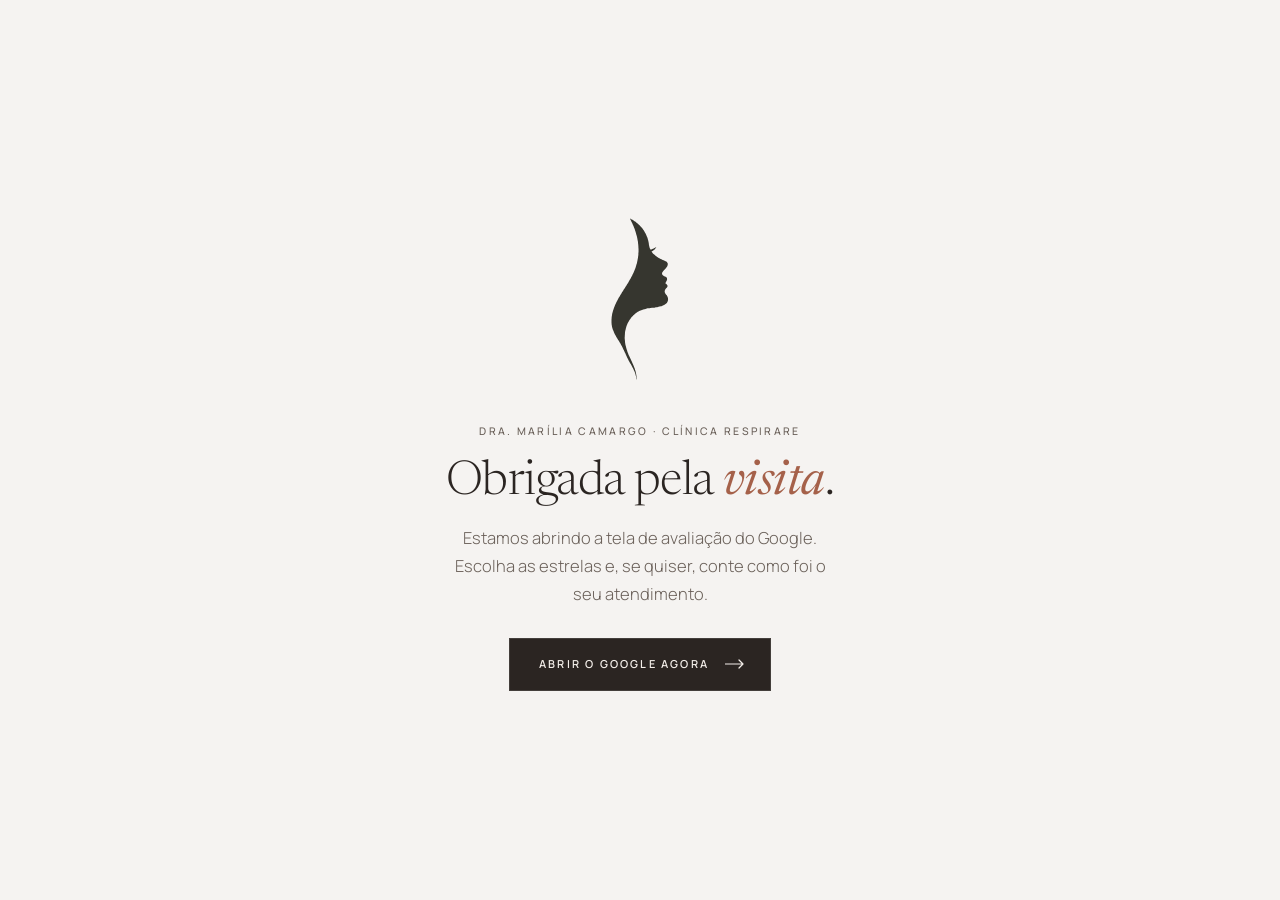
<file: avaliar/index.html>
<!DOCTYPE html>
<html lang="pt-BR">
<head>
<meta charset="utf-8">
<meta name="viewport" content="width=device-width, initial-scale=1, viewport-fit=cover">
<title>Avaliar a Dra. Marília Camargo no Google</title>
<meta name="robots" content="noindex, nofollow">
<meta name="theme-color" content="#F5F3F1">
<meta http-equiv="refresh" content="3;url=https://search.google.com/local/writereview?placeid=ChIJm2TAFR4375QR_OdMRcX5v30">
<link rel="preconnect" href="https://fonts.googleapis.com">
<link rel="preconnect" href="https://fonts.gstatic.com" crossorigin>
<link href="https://fonts.googleapis.com/css2?family=Newsreader:ital,opsz,wght@0,6..72,300;1,6..72,400&family=Manrope:wght@400;500;600&display=swap" rel="stylesheet">
<link rel="stylesheet" href="../assets/site.css">
<style>
  body{min-height:100svh;display:grid;place-items:center;text-align:center;padding:40px 24px}
  .caixa{max-width:420px}
  .caixa > svg{height:180px;width:auto;margin:0 auto 34px;display:block}
  .caixa > svg use{fill:#36362F}
  .caixa h1{font-size:clamp(34px,8vw,48px);margin-bottom:16px}
  .caixa p{color:var(--ink-2);margin-bottom:30px}
  .caixa .rot{justify-content:center;margin-bottom:18px}
  .caixa .rot::before{display:none}
</style>
</head>
<body>
<svg class="defs" aria-hidden="true"><symbol id="perfil" viewBox="0 0 260 560" overflow="visible"><path fill-rule="evenodd" d="M99.7 30.0 C99.5 30.5 100.9 32.9 101.6 34.3 C102.3 35.7 103.0 37.2 103.7 38.6 C104.5 40.1 105.2 41.5 105.9 42.9 C106.6 44.4 107.1 45.8 107.8 47.2 C108.4 48.7 109.0 50.1 109.7 51.6 C110.3 53.0 111.0 54.4 111.5 55.9 C112.1 57.3 112.6 58.7 113.2 60.2 C113.7 61.6 114.3 63.0 114.8 64.5 C115.3 65.9 115.7 67.4 116.1 68.8 C116.6 70.2 117.0 71.7 117.5 73.1 C117.9 74.5 118.4 76.0 118.8 77.4 C119.2 78.9 119.5 80.3 119.9 81.7 C120.3 83.2 120.9 84.6 121.2 86.0 C121.6 87.5 121.8 88.9 122.1 90.3 C122.3 91.8 122.6 93.2 122.9 94.7 C123.1 96.1 123.4 97.5 123.7 99.0 C123.9 100.4 124.3 101.8 124.5 103.3 C124.7 104.7 124.6 106.1 124.7 107.6 C124.9 109.0 125.2 110.5 125.3 111.9 C125.4 113.3 125.5 114.8 125.6 116.2 C125.6 117.6 125.7 119.1 125.8 120.5 C125.9 122.0 126.0 123.4 126.1 124.8 C126.1 126.3 126.1 127.7 126.1 129.1 C126.1 130.6 126.2 132.0 126.1 133.4 C126.0 134.9 125.6 136.3 125.6 137.8 C125.5 139.2 125.6 140.6 125.6 142.1 C125.5 143.5 125.2 144.9 125.0 146.4 C124.8 147.8 124.7 149.3 124.5 150.7 C124.3 152.1 123.9 153.6 123.7 155.0 C123.4 156.4 123.1 157.9 122.9 159.3 C122.6 160.7 122.3 162.2 122.1 163.6 C121.8 165.1 121.6 166.5 121.2 167.9 C120.9 169.4 120.3 170.8 119.9 172.2 C119.4 173.7 119.0 175.1 118.6 176.6 C118.1 178.0 117.7 179.4 117.2 180.9 C116.8 182.3 116.4 183.7 115.9 185.2 C115.3 186.6 114.6 188.0 114.0 189.5 C113.4 190.9 112.9 192.4 112.4 193.8 C111.8 195.2 111.1 196.7 110.5 198.1 C109.8 199.5 109.0 201.0 108.3 202.4 C107.6 203.9 107.1 205.3 106.4 206.7 C105.7 208.2 104.8 209.6 104.0 211.0 C103.2 212.5 102.6 213.9 101.8 215.3 C101.1 216.8 100.3 218.2 99.4 219.7 C98.6 221.1 97.6 222.5 96.7 224.0 C95.9 225.4 95.2 226.8 94.3 228.3 C93.5 229.7 92.5 231.1 91.6 232.6 C90.7 234.0 89.8 235.5 88.9 236.9 C88.0 238.3 87.1 239.8 86.2 241.2 C85.3 242.6 84.5 244.1 83.5 245.5 C82.6 247.0 81.5 248.4 80.6 249.8 C79.7 251.3 79.0 252.7 78.1 254.1 C77.2 255.6 76.1 257.0 75.2 258.4 C74.3 259.9 73.6 261.3 72.8 262.8 C71.9 264.2 70.9 265.6 70.1 267.1 C69.2 268.5 68.5 269.9 67.6 271.4 C66.8 272.8 65.8 274.3 64.9 275.7 C64.1 277.1 63.3 278.6 62.5 280.0 C61.7 281.4 60.9 282.9 60.1 284.3 C59.3 285.7 58.7 287.2 57.9 288.6 C57.2 290.1 56.5 291.5 55.8 292.9 C55.1 294.4 54.5 295.8 53.9 297.2 C53.3 298.7 52.6 300.1 52.0 301.6 C51.4 303.0 50.9 304.4 50.4 305.9 C49.9 307.3 49.3 308.7 48.8 310.2 C48.3 311.6 47.9 313.0 47.4 314.5 C47.0 315.9 46.5 317.4 46.1 318.8 C45.7 320.2 45.4 321.7 45.0 323.1 C44.6 324.5 44.2 326.0 43.9 327.4 C43.7 328.9 43.6 330.3 43.4 331.7 C43.2 333.2 42.8 334.6 42.6 336.0 C42.4 337.5 42.4 338.9 42.3 340.3 C42.2 341.8 42.1 343.2 42.0 344.7 C42.0 346.1 42.0 347.5 42.0 349.0 C42.0 350.4 42.0 351.8 42.0 353.3 C42.1 354.7 42.2 356.1 42.3 357.6 C42.4 359.0 42.6 360.5 42.9 361.9 C43.1 363.3 43.3 364.8 43.7 366.2 C44.0 367.6 44.3 369.1 44.7 370.5 C45.1 372.0 45.5 373.4 46.1 374.8 C46.6 376.3 47.4 377.7 48.0 379.1 C48.6 380.6 49.0 382.0 49.6 383.4 C50.2 384.9 51.0 386.3 51.7 387.8 C52.5 389.2 53.1 390.6 53.9 392.1 C54.7 393.5 55.5 394.9 56.3 396.4 C57.1 397.8 57.9 399.3 58.7 400.7 C59.6 402.1 60.5 403.6 61.4 405.0 C62.3 406.4 63.2 407.9 64.1 409.3 C65.0 410.7 66.0 412.2 66.8 413.6 C67.7 415.1 68.4 416.5 69.3 417.9 C70.1 419.4 70.9 420.8 71.7 422.2 C72.5 423.7 73.3 425.1 74.1 426.6 C74.9 428.0 75.5 429.4 76.3 430.9 C77.0 432.3 77.7 433.7 78.4 435.2 C79.1 436.6 79.9 438.0 80.6 439.5 C81.2 440.9 81.8 442.4 82.5 443.8 C83.1 445.2 83.9 446.7 84.6 448.1 C85.3 449.5 85.9 451.0 86.5 452.4 C87.1 453.9 87.7 455.3 88.4 456.7 C89.0 458.2 89.6 459.6 90.3 461.0 C90.9 462.5 91.7 463.9 92.4 465.3 C93.1 466.8 93.9 468.2 94.6 469.7 C95.3 471.1 96.0 472.5 96.7 474.0 C97.5 475.4 98.3 476.8 99.2 478.3 C100.0 479.7 101.0 481.1 101.8 482.6 C102.7 484.0 103.5 485.5 104.3 486.9 C105.1 488.3 105.9 489.8 106.7 491.2 C107.5 492.6 108.1 494.1 108.9 495.5 C109.6 497.0 110.3 498.4 111.0 499.8 C111.7 501.3 112.3 502.7 112.9 504.1 C113.5 505.6 114.2 507.0 114.8 508.4 C115.3 509.9 115.7 511.3 116.1 512.8 C116.5 514.2 116.8 515.6 117.2 517.1 C117.6 518.5 118.0 519.9 118.3 521.4 C118.6 522.8 118.9 524.3 119.1 525.7 C119.3 527.1 119.1 529.3 119.4 530.0 C119.6 530.7 120.3 530.7 120.4 530.0 C120.6 529.3 120.5 527.1 120.4 525.7 C120.3 524.3 120.1 522.8 119.9 521.4 C119.7 519.9 119.6 518.5 119.4 517.1 C119.1 515.6 118.8 514.2 118.6 512.8 C118.3 511.3 118.1 509.9 117.7 508.4 C117.4 507.0 117.1 505.6 116.7 504.1 C116.3 502.7 115.8 501.3 115.3 499.8 C114.9 498.4 114.5 497.0 114.0 495.5 C113.5 494.1 112.9 492.6 112.4 491.2 C111.8 489.8 111.1 488.3 110.5 486.9 C109.8 485.5 109.2 484.0 108.6 482.6 C108.0 481.1 107.3 479.7 106.7 478.3 C106.1 476.8 105.4 475.4 104.8 474.0 C104.2 472.5 103.6 471.1 102.9 469.7 C102.3 468.2 101.4 466.8 100.8 465.3 C100.1 463.9 99.6 462.5 98.9 461.0 C98.2 459.6 97.4 458.2 96.7 456.7 C96.1 455.3 95.4 453.9 94.8 452.4 C94.3 451.0 93.8 449.5 93.2 448.1 C92.7 446.7 92.1 445.2 91.6 443.8 C91.1 442.4 90.7 440.9 90.3 439.5 C89.8 438.0 89.4 436.6 88.9 435.2 C88.5 433.7 88.0 432.3 87.6 430.9 C87.2 429.4 86.9 428.0 86.5 426.6 C86.1 425.1 85.7 423.7 85.4 422.2 C85.1 420.8 84.8 419.4 84.6 417.9 C84.4 416.5 84.2 415.1 84.1 413.6 C83.9 412.2 83.9 410.7 83.8 409.3 C83.7 407.9 83.4 406.4 83.3 405.0 C83.1 403.6 83.0 402.1 83.0 400.7 C83.0 399.3 83.2 397.8 83.3 396.4 C83.3 394.9 83.4 393.5 83.5 392.1 C83.6 390.6 83.7 389.2 83.8 387.8 C83.9 386.3 83.9 384.9 84.1 383.4 C84.2 382.0 84.6 380.6 84.9 379.1 C85.2 377.7 85.6 376.3 86.0 374.8 C86.3 373.4 86.7 372.0 87.0 370.5 C87.4 369.1 87.7 367.6 88.1 366.2 C88.6 364.8 89.2 363.3 89.7 361.9 C90.3 360.5 90.7 359.0 91.3 357.6 C92.0 356.1 92.7 354.7 93.5 353.3 C94.3 351.8 95.1 350.4 95.9 349.0 C96.8 347.5 97.7 346.1 98.6 344.7 C99.6 343.2 100.5 341.7 101.6 340.3 C102.6 339.0 103.6 337.7 104.8 336.3 C106.0 334.9 107.5 333.4 108.9 332.0 C110.2 330.6 111.7 329.2 113.2 328.0 C114.6 326.7 116.0 325.5 117.5 324.5 C118.9 323.4 120.3 322.4 121.8 321.5 C123.2 320.6 124.7 319.8 126.1 319.1 C127.5 318.3 129.0 317.6 130.4 316.9 C131.8 316.2 133.3 315.6 134.7 315.0 C136.2 314.4 137.6 313.9 139.0 313.4 C140.5 312.9 141.9 312.5 143.3 312.1 C144.8 311.7 146.2 311.3 147.6 311.0 C149.1 310.6 150.5 310.2 152.0 309.9 C153.4 309.6 154.8 309.3 156.3 309.1 C157.7 308.9 159.1 308.7 160.6 308.6 C162.0 308.4 163.5 308.2 164.9 308.0 C166.3 307.8 167.8 307.7 169.2 307.5 C170.6 307.3 172.1 307.2 173.5 306.9 C174.9 306.7 176.4 306.4 177.8 306.1 C179.3 305.9 180.7 305.8 182.1 305.6 C183.6 305.4 185.0 305.1 186.4 304.8 C187.9 304.5 189.3 304.1 190.7 303.7 C192.2 303.3 193.6 303.0 195.1 302.6 C196.5 302.3 197.9 302.0 199.4 301.6 C200.8 301.1 202.2 300.3 203.7 299.7 C205.1 299.0 206.6 298.4 208.0 297.5 C209.4 296.6 211.0 295.5 212.3 294.3 C213.6 293.0 214.7 291.4 215.5 290.0 C216.4 288.5 217.0 287.1 217.4 285.7 C217.8 284.2 217.9 282.8 218.0 281.3 C218.0 279.9 218.0 278.5 217.7 277.0 C217.4 275.6 217.0 274.2 216.3 272.7 C215.7 271.3 214.9 269.9 213.9 268.4 C212.9 267.0 211.4 265.5 210.4 264.1 C209.4 262.7 208.5 261.2 208.0 259.8 C207.5 258.4 207.3 256.9 207.5 255.5 C207.6 254.0 208.0 252.6 208.8 251.2 C209.6 249.7 210.9 248.3 212.0 246.9 C213.2 245.5 214.8 244.2 215.5 242.8 C216.3 241.4 216.6 239.9 216.3 238.5 C216.1 237.1 215.0 235.7 213.9 234.5 C212.8 233.3 210.0 232.5 209.6 231.2 C209.2 230.0 210.8 228.4 211.5 226.9 C212.2 225.5 213.3 224.1 213.9 222.6 C214.5 221.2 214.9 219.7 215.0 218.3 C215.0 216.9 214.9 215.3 214.2 214.0 C213.4 212.7 211.8 211.6 210.4 210.8 C209.1 210.0 207.5 209.9 206.1 209.1 C204.7 208.4 202.9 207.4 201.8 206.2 C200.7 205.0 199.7 203.3 199.4 201.9 C199.1 200.4 199.4 199.0 199.9 197.6 C200.4 196.1 201.5 194.7 202.6 193.3 C203.7 191.8 205.3 190.3 206.6 188.9 C207.9 187.6 209.2 186.3 210.4 184.9 C211.6 183.5 213.0 182.0 213.9 180.6 C214.9 179.2 215.5 177.7 216.1 176.3 C216.6 174.8 217.1 173.4 217.1 172.0 C217.2 170.5 217.1 169.1 216.3 167.7 C215.6 166.3 213.9 164.7 212.6 163.6 C211.2 162.6 209.7 162.1 208.3 161.5 C206.8 160.8 205.4 160.2 203.9 159.6 C202.5 159.0 201.1 158.3 199.6 157.7 C198.2 157.1 196.8 156.5 195.3 155.8 C193.9 155.1 192.5 154.2 191.0 153.4 C189.6 152.5 188.1 151.6 186.7 150.7 C185.3 149.8 183.8 149.0 182.4 148.0 C181.0 147.0 179.5 145.9 178.1 144.8 C176.7 143.6 175.2 142.3 173.8 141.0 C172.4 139.6 170.9 138.1 169.7 136.7 C168.6 135.2 166.6 133.5 166.8 132.4 C167.0 131.2 169.4 130.9 170.8 129.9 C172.2 129.0 173.8 127.9 175.1 126.7 C176.4 125.5 177.6 124.1 178.6 122.7 C179.7 121.3 181.5 118.7 181.3 118.4 C181.1 118.0 178.9 119.8 177.5 120.5 C176.2 121.2 174.7 122.0 173.2 122.7 C171.8 123.4 170.4 124.2 168.9 124.8 C167.5 125.5 165.8 126.7 164.6 126.4 C163.4 126.2 162.4 124.5 161.7 123.2 C160.9 122.0 160.7 120.3 160.3 118.9 C159.9 117.5 159.5 116.0 159.2 114.6 C158.9 113.2 158.6 111.7 158.4 110.3 C158.2 108.8 158.1 107.4 157.9 106.0 C157.7 104.5 157.4 103.1 157.1 101.7 C156.8 100.2 156.4 98.8 156.0 97.3 C155.6 95.9 155.3 94.5 154.9 93.0 C154.5 91.6 154.1 90.2 153.6 88.7 C153.0 87.3 152.3 85.9 151.7 84.4 C151.1 83.0 150.5 81.5 149.8 80.1 C149.1 78.7 148.4 77.2 147.6 75.8 C146.9 74.4 146.0 72.9 145.2 71.5 C144.4 70.1 143.7 68.6 142.8 67.2 C141.9 65.7 140.9 64.3 139.8 62.9 C138.8 61.4 137.8 60.0 136.6 58.6 C135.4 57.1 133.9 55.7 132.6 54.2 C131.2 52.8 129.9 51.3 128.5 49.9 C127.1 48.5 125.6 47.2 124.2 45.9 C122.8 44.6 121.3 43.5 119.9 42.4 C118.5 41.3 117.0 40.2 115.6 39.2 C114.2 38.1 112.7 37.1 111.3 36.2 C109.8 35.3 108.4 34.6 107.0 33.8 C105.5 32.9 103.9 31.7 102.7 31.1 C101.4 30.4 99.9 29.5 99.7 30.0 Z"/></symbol></svg>
<main class="caixa">
  <svg viewBox="0 0 260 560" aria-hidden="true"><use href="#perfil"/></svg>
  <p class="rot">Dra. Marília Camargo · Clínica Respirare</p>
  <h1>Obrigada pela <em>visita</em>.</h1>
  <p>Estamos abrindo a tela de avaliação do Google. Escolha as estrelas e, se quiser, conte como foi o seu atendimento.</p>
  <a class="btn" href="https://search.google.com/local/writereview?placeid=ChIJm2TAFR4375QR_OdMRcX5v30">Abrir o Google agora<svg class="seta" viewBox="0 0 20 10" aria-hidden="true"><path d="M0 5h18M14 1l4 4-4 4" fill="none" stroke="currentColor" stroke-width="1.2" stroke-linecap="round" stroke-linejoin="round"/></svg></a>
</main>
<script>setTimeout(function(){location.replace('https://search.google.com/local/writereview?placeid=ChIJm2TAFR4375QR_OdMRcX5v30')},1400);</script>
</body>
</html>
</file>
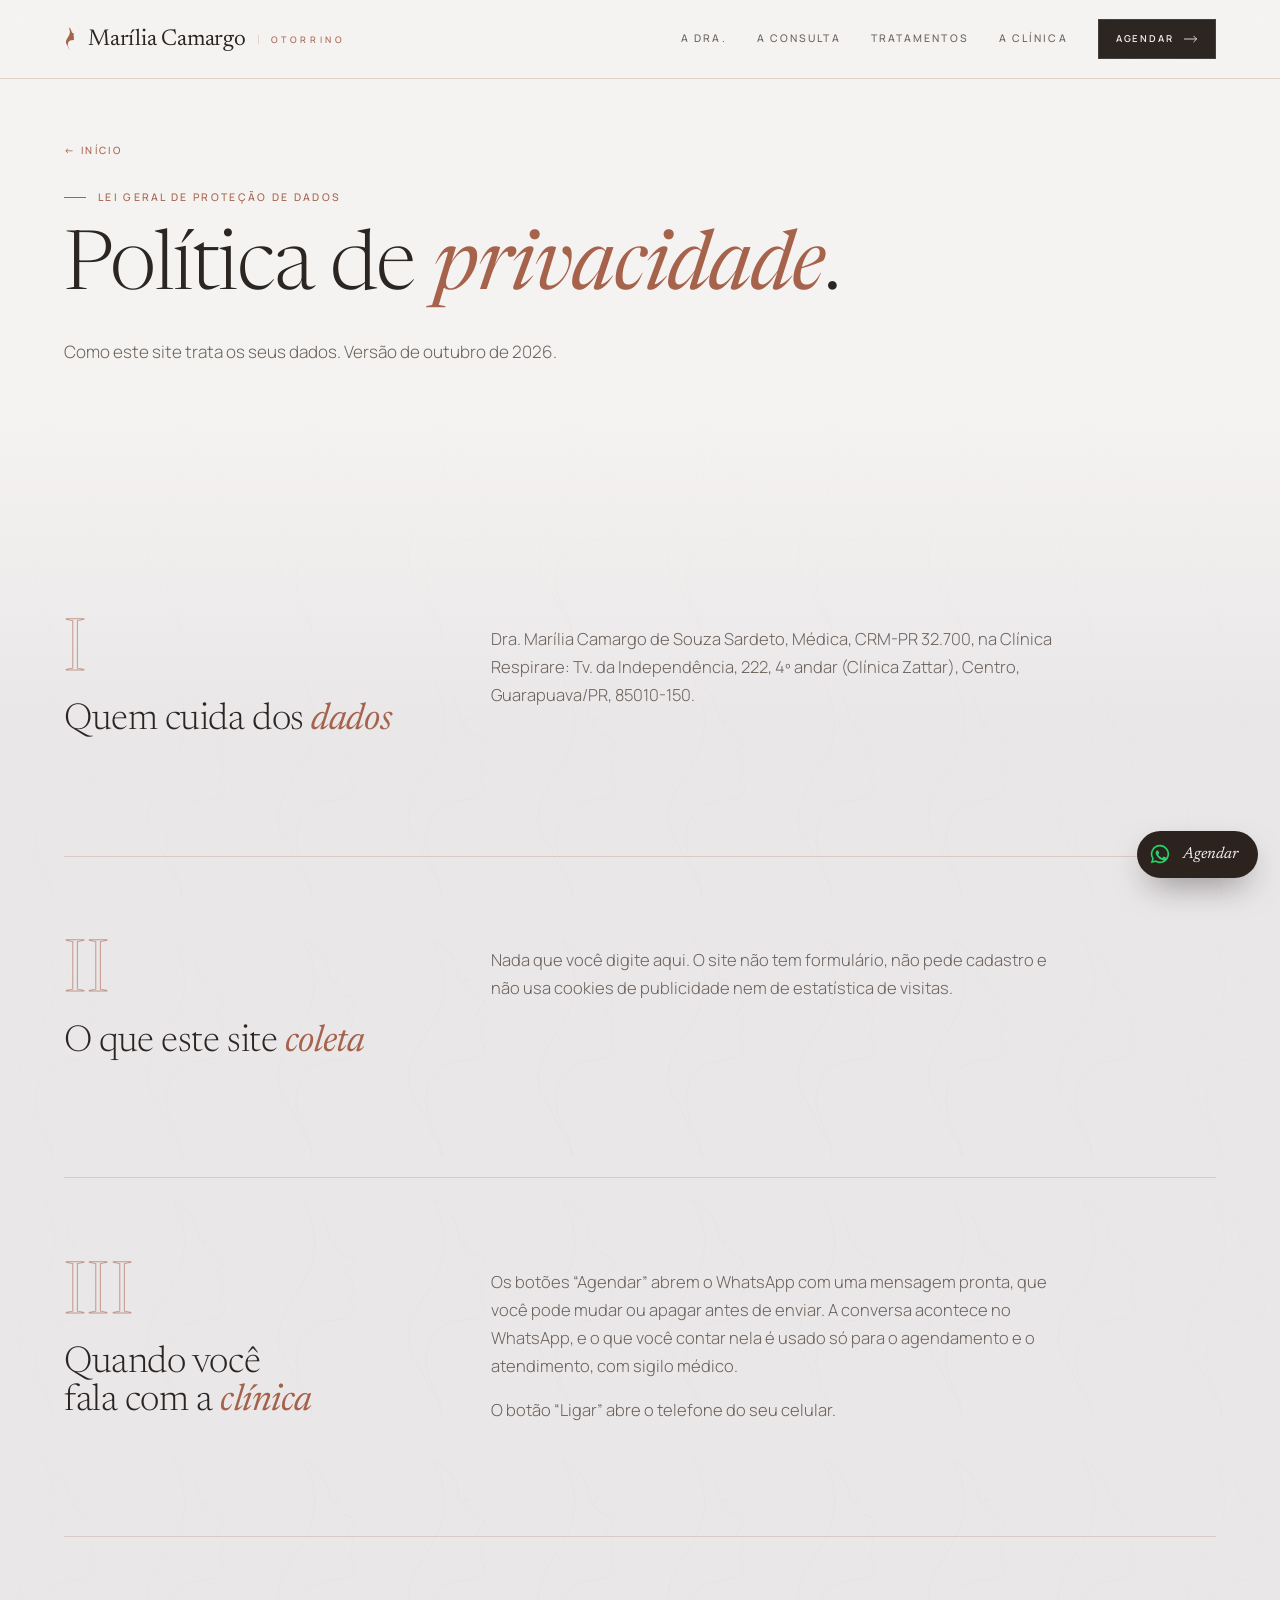
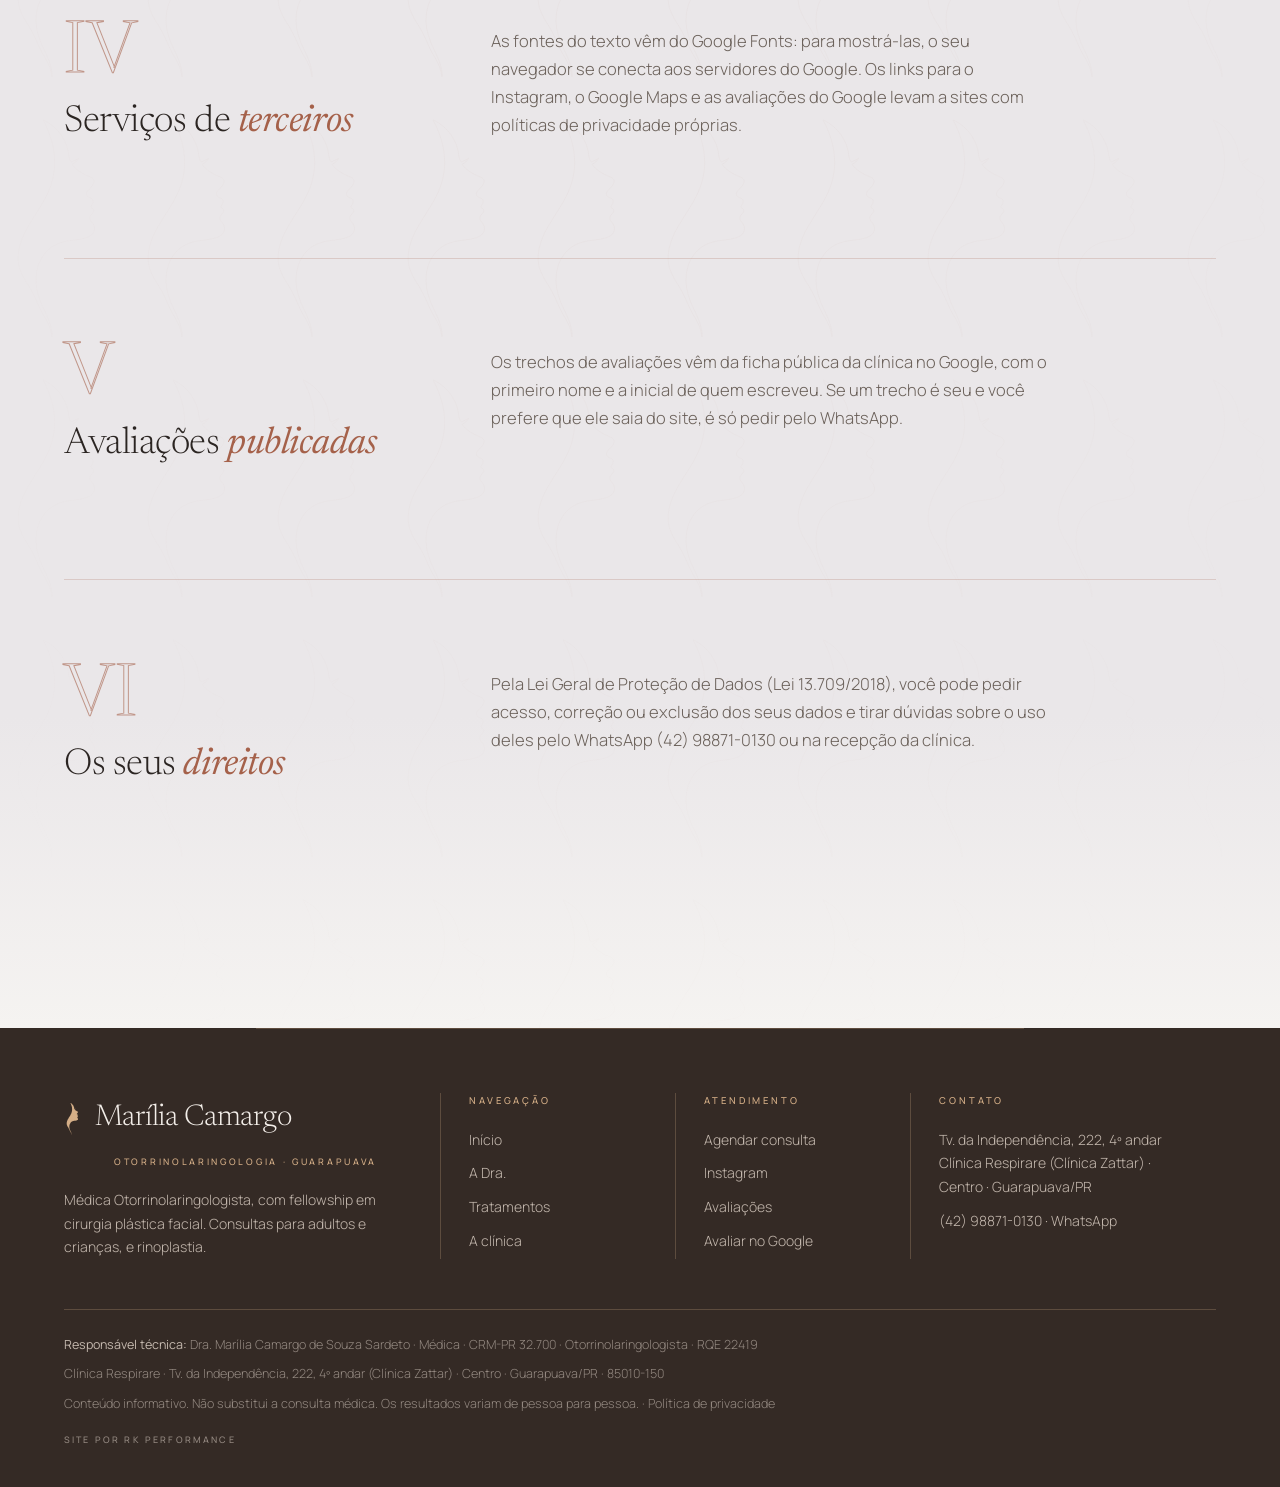
<file: privacidade/index.html>
<!DOCTYPE html>
<html lang="pt-BR">
<head>
<meta charset="utf-8">
<meta name="viewport" content="width=device-width, initial-scale=1, viewport-fit=cover">
<title>Política de privacidade · Dra. Marília Camargo</title>
<meta name="description" content="Como o site da Dra. Marília Camargo, médica otorrinolaringologista em Guarapuava, trata os seus dados.">
<meta name="robots" content="noindex, nofollow">
<meta property="og:url" content="https://joaovitorrk.github.io/marilia-camargo-site/privacidade/">
<meta name="theme-color" content="#F5F3F1">
<link rel="icon" href="data:image/svg+xml,<svg xmlns='http://www.w3.org/2000/svg' viewBox='0 0 64 64'><rect width='64' height='64' rx='32' fill='%23F5F3F1'/><g transform='translate%2820.3 6.6%29 scale%280.09%29'><path d='M99.7 30.0 C99.5 30.5 100.9 32.9 101.6 34.3 C102.3 35.7 103.0 37.2 103.7 38.6 C104.5 40.1 105.2 41.5 105.9 42.9 C106.6 44.4 107.1 45.8 107.8 47.2 C108.4 48.7 109.0 50.1 109.7 51.6 C110.3 53.0 111.0 54.4 111.5 55.9 C112.1 57.3 112.6 58.7 113.2 60.2 C113.7 61.6 114.3 63.0 114.8 64.5 C115.3 65.9 115.7 67.4 116.1 68.8 C116.6 70.2 117.0 71.7 117.5 73.1 C117.9 74.5 118.4 76.0 118.8 77.4 C119.2 78.9 119.5 80.3 119.9 81.7 C120.3 83.2 120.9 84.6 121.2 86.0 C121.6 87.5 121.8 88.9 122.1 90.3 C122.3 91.8 122.6 93.2 122.9 94.7 C123.1 96.1 123.4 97.5 123.7 99.0 C123.9 100.4 124.3 101.8 124.5 103.3 C124.7 104.7 124.6 106.1 124.7 107.6 C124.9 109.0 125.2 110.5 125.3 111.9 C125.4 113.3 125.5 114.8 125.6 116.2 C125.6 117.6 125.7 119.1 125.8 120.5 C125.9 122.0 126.0 123.4 126.1 124.8 C126.1 126.3 126.1 127.7 126.1 129.1 C126.1 130.6 126.2 132.0 126.1 133.4 C126.0 134.9 125.6 136.3 125.6 137.8 C125.5 139.2 125.6 140.6 125.6 142.1 C125.5 143.5 125.2 144.9 125.0 146.4 C124.8 147.8 124.7 149.3 124.5 150.7 C124.3 152.1 123.9 153.6 123.7 155.0 C123.4 156.4 123.1 157.9 122.9 159.3 C122.6 160.7 122.3 162.2 122.1 163.6 C121.8 165.1 121.6 166.5 121.2 167.9 C120.9 169.4 120.3 170.8 119.9 172.2 C119.4 173.7 119.0 175.1 118.6 176.6 C118.1 178.0 117.7 179.4 117.2 180.9 C116.8 182.3 116.4 183.7 115.9 185.2 C115.3 186.6 114.6 188.0 114.0 189.5 C113.4 190.9 112.9 192.4 112.4 193.8 C111.8 195.2 111.1 196.7 110.5 198.1 C109.8 199.5 109.0 201.0 108.3 202.4 C107.6 203.9 107.1 205.3 106.4 206.7 C105.7 208.2 104.8 209.6 104.0 211.0 C103.2 212.5 102.6 213.9 101.8 215.3 C101.1 216.8 100.3 218.2 99.4 219.7 C98.6 221.1 97.6 222.5 96.7 224.0 C95.9 225.4 95.2 226.8 94.3 228.3 C93.5 229.7 92.5 231.1 91.6 232.6 C90.7 234.0 89.8 235.5 88.9 236.9 C88.0 238.3 87.1 239.8 86.2 241.2 C85.3 242.6 84.5 244.1 83.5 245.5 C82.6 247.0 81.5 248.4 80.6 249.8 C79.7 251.3 79.0 252.7 78.1 254.1 C77.2 255.6 76.1 257.0 75.2 258.4 C74.3 259.9 73.6 261.3 72.8 262.8 C71.9 264.2 70.9 265.6 70.1 267.1 C69.2 268.5 68.5 269.9 67.6 271.4 C66.8 272.8 65.8 274.3 64.9 275.7 C64.1 277.1 63.3 278.6 62.5 280.0 C61.7 281.4 60.9 282.9 60.1 284.3 C59.3 285.7 58.7 287.2 57.9 288.6 C57.2 290.1 56.5 291.5 55.8 292.9 C55.1 294.4 54.5 295.8 53.9 297.2 C53.3 298.7 52.6 300.1 52.0 301.6 C51.4 303.0 50.9 304.4 50.4 305.9 C49.9 307.3 49.3 308.7 48.8 310.2 C48.3 311.6 47.9 313.0 47.4 314.5 C47.0 315.9 46.5 317.4 46.1 318.8 C45.7 320.2 45.4 321.7 45.0 323.1 C44.6 324.5 44.2 326.0 43.9 327.4 C43.7 328.9 43.6 330.3 43.4 331.7 C43.2 333.2 42.8 334.6 42.6 336.0 C42.4 337.5 42.4 338.9 42.3 340.3 C42.2 341.8 42.1 343.2 42.0 344.7 C42.0 346.1 42.0 347.5 42.0 349.0 C42.0 350.4 42.0 351.8 42.0 353.3 C42.1 354.7 42.2 356.1 42.3 357.6 C42.4 359.0 42.6 360.5 42.9 361.9 C43.1 363.3 43.3 364.8 43.7 366.2 C44.0 367.6 44.3 369.1 44.7 370.5 C45.1 372.0 45.5 373.4 46.1 374.8 C46.6 376.3 47.4 377.7 48.0 379.1 C48.6 380.6 49.0 382.0 49.6 383.4 C50.2 384.9 51.0 386.3 51.7 387.8 C52.5 389.2 53.1 390.6 53.9 392.1 C54.7 393.5 55.5 394.9 56.3 396.4 C57.1 397.8 57.9 399.3 58.7 400.7 C59.6 402.1 60.5 403.6 61.4 405.0 C62.3 406.4 63.2 407.9 64.1 409.3 C65.0 410.7 66.0 412.2 66.8 413.6 C67.7 415.1 68.4 416.5 69.3 417.9 C70.1 419.4 70.9 420.8 71.7 422.2 C72.5 423.7 73.3 425.1 74.1 426.6 C74.9 428.0 75.5 429.4 76.3 430.9 C77.0 432.3 77.7 433.7 78.4 435.2 C79.1 436.6 79.9 438.0 80.6 439.5 C81.2 440.9 81.8 442.4 82.5 443.8 C83.1 445.2 83.9 446.7 84.6 448.1 C85.3 449.5 85.9 451.0 86.5 452.4 C87.1 453.9 87.7 455.3 88.4 456.7 C89.0 458.2 89.6 459.6 90.3 461.0 C90.9 462.5 91.7 463.9 92.4 465.3 C93.1 466.8 93.9 468.2 94.6 469.7 C95.3 471.1 96.0 472.5 96.7 474.0 C97.5 475.4 98.3 476.8 99.2 478.3 C100.0 479.7 101.0 481.1 101.8 482.6 C102.7 484.0 103.5 485.5 104.3 486.9 C105.1 488.3 105.9 489.8 106.7 491.2 C107.5 492.6 108.1 494.1 108.9 495.5 C109.6 497.0 110.3 498.4 111.0 499.8 C111.7 501.3 112.3 502.7 112.9 504.1 C113.5 505.6 114.2 507.0 114.8 508.4 C115.3 509.9 115.7 511.3 116.1 512.8 C116.5 514.2 116.8 515.6 117.2 517.1 C117.6 518.5 118.0 519.9 118.3 521.4 C118.6 522.8 118.9 524.3 119.1 525.7 C119.3 527.1 119.1 529.3 119.4 530.0 C119.6 530.7 120.3 530.7 120.4 530.0 C120.6 529.3 120.5 527.1 120.4 525.7 C120.3 524.3 120.1 522.8 119.9 521.4 C119.7 519.9 119.6 518.5 119.4 517.1 C119.1 515.6 118.8 514.2 118.6 512.8 C118.3 511.3 118.1 509.9 117.7 508.4 C117.4 507.0 117.1 505.6 116.7 504.1 C116.3 502.7 115.8 501.3 115.3 499.8 C114.9 498.4 114.5 497.0 114.0 495.5 C113.5 494.1 112.9 492.6 112.4 491.2 C111.8 489.8 111.1 488.3 110.5 486.9 C109.8 485.5 109.2 484.0 108.6 482.6 C108.0 481.1 107.3 479.7 106.7 478.3 C106.1 476.8 105.4 475.4 104.8 474.0 C104.2 472.5 103.6 471.1 102.9 469.7 C102.3 468.2 101.4 466.8 100.8 465.3 C100.1 463.9 99.6 462.5 98.9 461.0 C98.2 459.6 97.4 458.2 96.7 456.7 C96.1 455.3 95.4 453.9 94.8 452.4 C94.3 451.0 93.8 449.5 93.2 448.1 C92.7 446.7 92.1 445.2 91.6 443.8 C91.1 442.4 90.7 440.9 90.3 439.5 C89.8 438.0 89.4 436.6 88.9 435.2 C88.5 433.7 88.0 432.3 87.6 430.9 C87.2 429.4 86.9 428.0 86.5 426.6 C86.1 425.1 85.7 423.7 85.4 422.2 C85.1 420.8 84.8 419.4 84.6 417.9 C84.4 416.5 84.2 415.1 84.1 413.6 C83.9 412.2 83.9 410.7 83.8 409.3 C83.7 407.9 83.4 406.4 83.3 405.0 C83.1 403.6 83.0 402.1 83.0 400.7 C83.0 399.3 83.2 397.8 83.3 396.4 C83.3 394.9 83.4 393.5 83.5 392.1 C83.6 390.6 83.7 389.2 83.8 387.8 C83.9 386.3 83.9 384.9 84.1 383.4 C84.2 382.0 84.6 380.6 84.9 379.1 C85.2 377.7 85.6 376.3 86.0 374.8 C86.3 373.4 86.7 372.0 87.0 370.5 C87.4 369.1 87.7 367.6 88.1 366.2 C88.6 364.8 89.2 363.3 89.7 361.9 C90.3 360.5 90.7 359.0 91.3 357.6 C92.0 356.1 92.7 354.7 93.5 353.3 C94.3 351.8 95.1 350.4 95.9 349.0 C96.8 347.5 97.7 346.1 98.6 344.7 C99.6 343.2 100.5 341.7 101.6 340.3 C102.6 339.0 103.6 337.7 104.8 336.3 C106.0 334.9 107.5 333.4 108.9 332.0 C110.2 330.6 111.7 329.2 113.2 328.0 C114.6 326.7 116.0 325.5 117.5 324.5 C118.9 323.4 120.3 322.4 121.8 321.5 C123.2 320.6 124.7 319.8 126.1 319.1 C127.5 318.3 129.0 317.6 130.4 316.9 C131.8 316.2 133.3 315.6 134.7 315.0 C136.2 314.4 137.6 313.9 139.0 313.4 C140.5 312.9 141.9 312.5 143.3 312.1 C144.8 311.7 146.2 311.3 147.6 311.0 C149.1 310.6 150.5 310.2 152.0 309.9 C153.4 309.6 154.8 309.3 156.3 309.1 C157.7 308.9 159.1 308.7 160.6 308.6 C162.0 308.4 163.5 308.2 164.9 308.0 C166.3 307.8 167.8 307.7 169.2 307.5 C170.6 307.3 172.1 307.2 173.5 306.9 C174.9 306.7 176.4 306.4 177.8 306.1 C179.3 305.9 180.7 305.8 182.1 305.6 C183.6 305.4 185.0 305.1 186.4 304.8 C187.9 304.5 189.3 304.1 190.7 303.7 C192.2 303.3 193.6 303.0 195.1 302.6 C196.5 302.3 197.9 302.0 199.4 301.6 C200.8 301.1 202.2 300.3 203.7 299.7 C205.1 299.0 206.6 298.4 208.0 297.5 C209.4 296.6 211.0 295.5 212.3 294.3 C213.6 293.0 214.7 291.4 215.5 290.0 C216.4 288.5 217.0 287.1 217.4 285.7 C217.8 284.2 217.9 282.8 218.0 281.3 C218.0 279.9 218.0 278.5 217.7 277.0 C217.4 275.6 217.0 274.2 216.3 272.7 C215.7 271.3 214.9 269.9 213.9 268.4 C212.9 267.0 211.4 265.5 210.4 264.1 C209.4 262.7 208.5 261.2 208.0 259.8 C207.5 258.4 207.3 256.9 207.5 255.5 C207.6 254.0 208.0 252.6 208.8 251.2 C209.6 249.7 210.9 248.3 212.0 246.9 C213.2 245.5 214.8 244.2 215.5 242.8 C216.3 241.4 216.6 239.9 216.3 238.5 C216.1 237.1 215.0 235.7 213.9 234.5 C212.8 233.3 210.0 232.5 209.6 231.2 C209.2 230.0 210.8 228.4 211.5 226.9 C212.2 225.5 213.3 224.1 213.9 222.6 C214.5 221.2 214.9 219.7 215.0 218.3 C215.0 216.9 214.9 215.3 214.2 214.0 C213.4 212.7 211.8 211.6 210.4 210.8 C209.1 210.0 207.5 209.9 206.1 209.1 C204.7 208.4 202.9 207.4 201.8 206.2 C200.7 205.0 199.7 203.3 199.4 201.9 C199.1 200.4 199.4 199.0 199.9 197.6 C200.4 196.1 201.5 194.7 202.6 193.3 C203.7 191.8 205.3 190.3 206.6 188.9 C207.9 187.6 209.2 186.3 210.4 184.9 C211.6 183.5 213.0 182.0 213.9 180.6 C214.9 179.2 215.5 177.7 216.1 176.3 C216.6 174.8 217.1 173.4 217.1 172.0 C217.2 170.5 217.1 169.1 216.3 167.7 C215.6 166.3 213.9 164.7 212.6 163.6 C211.2 162.6 209.7 162.1 208.3 161.5 C206.8 160.8 205.4 160.2 203.9 159.6 C202.5 159.0 201.1 158.3 199.6 157.7 C198.2 157.1 196.8 156.5 195.3 155.8 C193.9 155.1 192.5 154.2 191.0 153.4 C189.6 152.5 188.1 151.6 186.7 150.7 C185.3 149.8 183.8 149.0 182.4 148.0 C181.0 147.0 179.5 145.9 178.1 144.8 C176.7 143.6 175.2 142.3 173.8 141.0 C172.4 139.6 170.9 138.1 169.7 136.7 C168.6 135.2 166.6 133.5 166.8 132.4 C167.0 131.2 169.4 130.9 170.8 129.9 C172.2 129.0 173.8 127.9 175.1 126.7 C176.4 125.5 177.6 124.1 178.6 122.7 C179.7 121.3 181.5 118.7 181.3 118.4 C181.1 118.0 178.9 119.8 177.5 120.5 C176.2 121.2 174.7 122.0 173.2 122.7 C171.8 123.4 170.4 124.2 168.9 124.8 C167.5 125.5 165.8 126.7 164.6 126.4 C163.4 126.2 162.4 124.5 161.7 123.2 C160.9 122.0 160.7 120.3 160.3 118.9 C159.9 117.5 159.5 116.0 159.2 114.6 C158.9 113.2 158.6 111.7 158.4 110.3 C158.2 108.8 158.1 107.4 157.9 106.0 C157.7 104.5 157.4 103.1 157.1 101.7 C156.8 100.2 156.4 98.8 156.0 97.3 C155.6 95.9 155.3 94.5 154.9 93.0 C154.5 91.6 154.1 90.2 153.6 88.7 C153.0 87.3 152.3 85.9 151.7 84.4 C151.1 83.0 150.5 81.5 149.8 80.1 C149.1 78.7 148.4 77.2 147.6 75.8 C146.9 74.4 146.0 72.9 145.2 71.5 C144.4 70.1 143.7 68.6 142.8 67.2 C141.9 65.7 140.9 64.3 139.8 62.9 C138.8 61.4 137.8 60.0 136.6 58.6 C135.4 57.1 133.9 55.7 132.6 54.2 C131.2 52.8 129.9 51.3 128.5 49.9 C127.1 48.5 125.6 47.2 124.2 45.9 C122.8 44.6 121.3 43.5 119.9 42.4 C118.5 41.3 117.0 40.2 115.6 39.2 C114.2 38.1 112.7 37.1 111.3 36.2 C109.8 35.3 108.4 34.6 107.0 33.8 C105.5 32.9 103.9 31.7 102.7 31.1 C101.4 30.4 99.9 29.5 99.7 30.0 Z' fill='%2336362F' fill-rule='evenodd'/></g></svg>">
<link rel="preconnect" href="https://fonts.googleapis.com">
<link rel="preconnect" href="https://fonts.gstatic.com" crossorigin>
<link href="https://fonts.googleapis.com/css2?family=Newsreader:ital,opsz,wght@0,6..72,300;0,6..72,400;1,6..72,300;1,6..72,400&family=Manrope:wght@300;400;500;600&display=swap" rel="stylesheet">
<link rel="stylesheet" href="../assets/site.css">
</head>
<body class="pagina">
<div class="grao" aria-hidden="true"></div>

<svg class="defs" aria-hidden="true"><symbol id="perfil" viewBox="0 0 260 560" overflow="visible"><path fill-rule="evenodd" d="M99.7 30.0 C99.5 30.5 100.9 32.9 101.6 34.3 C102.3 35.7 103.0 37.2 103.7 38.6 C104.5 40.1 105.2 41.5 105.9 42.9 C106.6 44.4 107.1 45.8 107.8 47.2 C108.4 48.7 109.0 50.1 109.7 51.6 C110.3 53.0 111.0 54.4 111.5 55.9 C112.1 57.3 112.6 58.7 113.2 60.2 C113.7 61.6 114.3 63.0 114.8 64.5 C115.3 65.9 115.7 67.4 116.1 68.8 C116.6 70.2 117.0 71.7 117.5 73.1 C117.9 74.5 118.4 76.0 118.8 77.4 C119.2 78.9 119.5 80.3 119.9 81.7 C120.3 83.2 120.9 84.6 121.2 86.0 C121.6 87.5 121.8 88.9 122.1 90.3 C122.3 91.8 122.6 93.2 122.9 94.7 C123.1 96.1 123.4 97.5 123.7 99.0 C123.9 100.4 124.3 101.8 124.5 103.3 C124.7 104.7 124.6 106.1 124.7 107.6 C124.9 109.0 125.2 110.5 125.3 111.9 C125.4 113.3 125.5 114.8 125.6 116.2 C125.6 117.6 125.7 119.1 125.8 120.5 C125.9 122.0 126.0 123.4 126.1 124.8 C126.1 126.3 126.1 127.7 126.1 129.1 C126.1 130.6 126.2 132.0 126.1 133.4 C126.0 134.9 125.6 136.3 125.6 137.8 C125.5 139.2 125.6 140.6 125.6 142.1 C125.5 143.5 125.2 144.9 125.0 146.4 C124.8 147.8 124.7 149.3 124.5 150.7 C124.3 152.1 123.9 153.6 123.7 155.0 C123.4 156.4 123.1 157.9 122.9 159.3 C122.6 160.7 122.3 162.2 122.1 163.6 C121.8 165.1 121.6 166.5 121.2 167.9 C120.9 169.4 120.3 170.8 119.9 172.2 C119.4 173.7 119.0 175.1 118.6 176.6 C118.1 178.0 117.7 179.4 117.2 180.9 C116.8 182.3 116.4 183.7 115.9 185.2 C115.3 186.6 114.6 188.0 114.0 189.5 C113.4 190.9 112.9 192.4 112.4 193.8 C111.8 195.2 111.1 196.7 110.5 198.1 C109.8 199.5 109.0 201.0 108.3 202.4 C107.6 203.9 107.1 205.3 106.4 206.7 C105.7 208.2 104.8 209.6 104.0 211.0 C103.2 212.5 102.6 213.9 101.8 215.3 C101.1 216.8 100.3 218.2 99.4 219.7 C98.6 221.1 97.6 222.5 96.7 224.0 C95.9 225.4 95.2 226.8 94.3 228.3 C93.5 229.7 92.5 231.1 91.6 232.6 C90.7 234.0 89.8 235.5 88.9 236.9 C88.0 238.3 87.1 239.8 86.2 241.2 C85.3 242.6 84.5 244.1 83.5 245.5 C82.6 247.0 81.5 248.4 80.6 249.8 C79.7 251.3 79.0 252.7 78.1 254.1 C77.2 255.6 76.1 257.0 75.2 258.4 C74.3 259.9 73.6 261.3 72.8 262.8 C71.9 264.2 70.9 265.6 70.1 267.1 C69.2 268.5 68.5 269.9 67.6 271.4 C66.8 272.8 65.8 274.3 64.9 275.7 C64.1 277.1 63.3 278.6 62.5 280.0 C61.7 281.4 60.9 282.9 60.1 284.3 C59.3 285.7 58.7 287.2 57.9 288.6 C57.2 290.1 56.5 291.5 55.8 292.9 C55.1 294.4 54.5 295.8 53.9 297.2 C53.3 298.7 52.6 300.1 52.0 301.6 C51.4 303.0 50.9 304.4 50.4 305.9 C49.9 307.3 49.3 308.7 48.8 310.2 C48.3 311.6 47.9 313.0 47.4 314.5 C47.0 315.9 46.5 317.4 46.1 318.8 C45.7 320.2 45.4 321.7 45.0 323.1 C44.6 324.5 44.2 326.0 43.9 327.4 C43.7 328.9 43.6 330.3 43.4 331.7 C43.2 333.2 42.8 334.6 42.6 336.0 C42.4 337.5 42.4 338.9 42.3 340.3 C42.2 341.8 42.1 343.2 42.0 344.7 C42.0 346.1 42.0 347.5 42.0 349.0 C42.0 350.4 42.0 351.8 42.0 353.3 C42.1 354.7 42.2 356.1 42.3 357.6 C42.4 359.0 42.6 360.5 42.9 361.9 C43.1 363.3 43.3 364.8 43.7 366.2 C44.0 367.6 44.3 369.1 44.7 370.5 C45.1 372.0 45.5 373.4 46.1 374.8 C46.6 376.3 47.4 377.7 48.0 379.1 C48.6 380.6 49.0 382.0 49.6 383.4 C50.2 384.9 51.0 386.3 51.7 387.8 C52.5 389.2 53.1 390.6 53.9 392.1 C54.7 393.5 55.5 394.9 56.3 396.4 C57.1 397.8 57.9 399.3 58.7 400.7 C59.6 402.1 60.5 403.6 61.4 405.0 C62.3 406.4 63.2 407.9 64.1 409.3 C65.0 410.7 66.0 412.2 66.8 413.6 C67.7 415.1 68.4 416.5 69.3 417.9 C70.1 419.4 70.9 420.8 71.7 422.2 C72.5 423.7 73.3 425.1 74.1 426.6 C74.9 428.0 75.5 429.4 76.3 430.9 C77.0 432.3 77.7 433.7 78.4 435.2 C79.1 436.6 79.9 438.0 80.6 439.5 C81.2 440.9 81.8 442.4 82.5 443.8 C83.1 445.2 83.9 446.7 84.6 448.1 C85.3 449.5 85.9 451.0 86.5 452.4 C87.1 453.9 87.7 455.3 88.4 456.7 C89.0 458.2 89.6 459.6 90.3 461.0 C90.9 462.5 91.7 463.9 92.4 465.3 C93.1 466.8 93.9 468.2 94.6 469.7 C95.3 471.1 96.0 472.5 96.7 474.0 C97.5 475.4 98.3 476.8 99.2 478.3 C100.0 479.7 101.0 481.1 101.8 482.6 C102.7 484.0 103.5 485.5 104.3 486.9 C105.1 488.3 105.9 489.8 106.7 491.2 C107.5 492.6 108.1 494.1 108.9 495.5 C109.6 497.0 110.3 498.4 111.0 499.8 C111.7 501.3 112.3 502.7 112.9 504.1 C113.5 505.6 114.2 507.0 114.8 508.4 C115.3 509.9 115.7 511.3 116.1 512.8 C116.5 514.2 116.8 515.6 117.2 517.1 C117.6 518.5 118.0 519.9 118.3 521.4 C118.6 522.8 118.9 524.3 119.1 525.7 C119.3 527.1 119.1 529.3 119.4 530.0 C119.6 530.7 120.3 530.7 120.4 530.0 C120.6 529.3 120.5 527.1 120.4 525.7 C120.3 524.3 120.1 522.8 119.9 521.4 C119.7 519.9 119.6 518.5 119.4 517.1 C119.1 515.6 118.8 514.2 118.6 512.8 C118.3 511.3 118.1 509.9 117.7 508.4 C117.4 507.0 117.1 505.6 116.7 504.1 C116.3 502.7 115.8 501.3 115.3 499.8 C114.9 498.4 114.5 497.0 114.0 495.5 C113.5 494.1 112.9 492.6 112.4 491.2 C111.8 489.8 111.1 488.3 110.5 486.9 C109.8 485.5 109.2 484.0 108.6 482.6 C108.0 481.1 107.3 479.7 106.7 478.3 C106.1 476.8 105.4 475.4 104.8 474.0 C104.2 472.5 103.6 471.1 102.9 469.7 C102.3 468.2 101.4 466.8 100.8 465.3 C100.1 463.9 99.6 462.5 98.9 461.0 C98.2 459.6 97.4 458.2 96.7 456.7 C96.1 455.3 95.4 453.9 94.8 452.4 C94.3 451.0 93.8 449.5 93.2 448.1 C92.7 446.7 92.1 445.2 91.6 443.8 C91.1 442.4 90.7 440.9 90.3 439.5 C89.8 438.0 89.4 436.6 88.9 435.2 C88.5 433.7 88.0 432.3 87.6 430.9 C87.2 429.4 86.9 428.0 86.5 426.6 C86.1 425.1 85.7 423.7 85.4 422.2 C85.1 420.8 84.8 419.4 84.6 417.9 C84.4 416.5 84.2 415.1 84.1 413.6 C83.9 412.2 83.9 410.7 83.8 409.3 C83.7 407.9 83.4 406.4 83.3 405.0 C83.1 403.6 83.0 402.1 83.0 400.7 C83.0 399.3 83.2 397.8 83.3 396.4 C83.3 394.9 83.4 393.5 83.5 392.1 C83.6 390.6 83.7 389.2 83.8 387.8 C83.9 386.3 83.9 384.9 84.1 383.4 C84.2 382.0 84.6 380.6 84.9 379.1 C85.2 377.7 85.6 376.3 86.0 374.8 C86.3 373.4 86.7 372.0 87.0 370.5 C87.4 369.1 87.7 367.6 88.1 366.2 C88.6 364.8 89.2 363.3 89.7 361.9 C90.3 360.5 90.7 359.0 91.3 357.6 C92.0 356.1 92.7 354.7 93.5 353.3 C94.3 351.8 95.1 350.4 95.9 349.0 C96.8 347.5 97.7 346.1 98.6 344.7 C99.6 343.2 100.5 341.7 101.6 340.3 C102.6 339.0 103.6 337.7 104.8 336.3 C106.0 334.9 107.5 333.4 108.9 332.0 C110.2 330.6 111.7 329.2 113.2 328.0 C114.6 326.7 116.0 325.5 117.5 324.5 C118.9 323.4 120.3 322.4 121.8 321.5 C123.2 320.6 124.7 319.8 126.1 319.1 C127.5 318.3 129.0 317.6 130.4 316.9 C131.8 316.2 133.3 315.6 134.7 315.0 C136.2 314.4 137.6 313.9 139.0 313.4 C140.5 312.9 141.9 312.5 143.3 312.1 C144.8 311.7 146.2 311.3 147.6 311.0 C149.1 310.6 150.5 310.2 152.0 309.9 C153.4 309.6 154.8 309.3 156.3 309.1 C157.7 308.9 159.1 308.7 160.6 308.6 C162.0 308.4 163.5 308.2 164.9 308.0 C166.3 307.8 167.8 307.7 169.2 307.5 C170.6 307.3 172.1 307.2 173.5 306.9 C174.9 306.7 176.4 306.4 177.8 306.1 C179.3 305.9 180.7 305.8 182.1 305.6 C183.6 305.4 185.0 305.1 186.4 304.8 C187.9 304.5 189.3 304.1 190.7 303.7 C192.2 303.3 193.6 303.0 195.1 302.6 C196.5 302.3 197.9 302.0 199.4 301.6 C200.8 301.1 202.2 300.3 203.7 299.7 C205.1 299.0 206.6 298.4 208.0 297.5 C209.4 296.6 211.0 295.5 212.3 294.3 C213.6 293.0 214.7 291.4 215.5 290.0 C216.4 288.5 217.0 287.1 217.4 285.7 C217.8 284.2 217.9 282.8 218.0 281.3 C218.0 279.9 218.0 278.5 217.7 277.0 C217.4 275.6 217.0 274.2 216.3 272.7 C215.7 271.3 214.9 269.9 213.9 268.4 C212.9 267.0 211.4 265.5 210.4 264.1 C209.4 262.7 208.5 261.2 208.0 259.8 C207.5 258.4 207.3 256.9 207.5 255.5 C207.6 254.0 208.0 252.6 208.8 251.2 C209.6 249.7 210.9 248.3 212.0 246.9 C213.2 245.5 214.8 244.2 215.5 242.8 C216.3 241.4 216.6 239.9 216.3 238.5 C216.1 237.1 215.0 235.7 213.9 234.5 C212.8 233.3 210.0 232.5 209.6 231.2 C209.2 230.0 210.8 228.4 211.5 226.9 C212.2 225.5 213.3 224.1 213.9 222.6 C214.5 221.2 214.9 219.7 215.0 218.3 C215.0 216.9 214.9 215.3 214.2 214.0 C213.4 212.7 211.8 211.6 210.4 210.8 C209.1 210.0 207.5 209.9 206.1 209.1 C204.7 208.4 202.9 207.4 201.8 206.2 C200.7 205.0 199.7 203.3 199.4 201.9 C199.1 200.4 199.4 199.0 199.9 197.6 C200.4 196.1 201.5 194.7 202.6 193.3 C203.7 191.8 205.3 190.3 206.6 188.9 C207.9 187.6 209.2 186.3 210.4 184.9 C211.6 183.5 213.0 182.0 213.9 180.6 C214.9 179.2 215.5 177.7 216.1 176.3 C216.6 174.8 217.1 173.4 217.1 172.0 C217.2 170.5 217.1 169.1 216.3 167.7 C215.6 166.3 213.9 164.7 212.6 163.6 C211.2 162.6 209.7 162.1 208.3 161.5 C206.8 160.8 205.4 160.2 203.9 159.6 C202.5 159.0 201.1 158.3 199.6 157.7 C198.2 157.1 196.8 156.5 195.3 155.8 C193.9 155.1 192.5 154.2 191.0 153.4 C189.6 152.5 188.1 151.6 186.7 150.7 C185.3 149.8 183.8 149.0 182.4 148.0 C181.0 147.0 179.5 145.9 178.1 144.8 C176.7 143.6 175.2 142.3 173.8 141.0 C172.4 139.6 170.9 138.1 169.7 136.7 C168.6 135.2 166.6 133.5 166.8 132.4 C167.0 131.2 169.4 130.9 170.8 129.9 C172.2 129.0 173.8 127.9 175.1 126.7 C176.4 125.5 177.6 124.1 178.6 122.7 C179.7 121.3 181.5 118.7 181.3 118.4 C181.1 118.0 178.9 119.8 177.5 120.5 C176.2 121.2 174.7 122.0 173.2 122.7 C171.8 123.4 170.4 124.2 168.9 124.8 C167.5 125.5 165.8 126.7 164.6 126.4 C163.4 126.2 162.4 124.5 161.7 123.2 C160.9 122.0 160.7 120.3 160.3 118.9 C159.9 117.5 159.5 116.0 159.2 114.6 C158.9 113.2 158.6 111.7 158.4 110.3 C158.2 108.8 158.1 107.4 157.9 106.0 C157.7 104.5 157.4 103.1 157.1 101.7 C156.8 100.2 156.4 98.8 156.0 97.3 C155.6 95.9 155.3 94.5 154.9 93.0 C154.5 91.6 154.1 90.2 153.6 88.7 C153.0 87.3 152.3 85.9 151.7 84.4 C151.1 83.0 150.5 81.5 149.8 80.1 C149.1 78.7 148.4 77.2 147.6 75.8 C146.9 74.4 146.0 72.9 145.2 71.5 C144.4 70.1 143.7 68.6 142.8 67.2 C141.9 65.7 140.9 64.3 139.8 62.9 C138.8 61.4 137.8 60.0 136.6 58.6 C135.4 57.1 133.9 55.7 132.6 54.2 C131.2 52.8 129.9 51.3 128.5 49.9 C127.1 48.5 125.6 47.2 124.2 45.9 C122.8 44.6 121.3 43.5 119.9 42.4 C118.5 41.3 117.0 40.2 115.6 39.2 C114.2 38.1 112.7 37.1 111.3 36.2 C109.8 35.3 108.4 34.6 107.0 33.8 C105.5 32.9 103.9 31.7 102.7 31.1 C101.4 30.4 99.9 29.5 99.7 30.0 Z"/></symbol>
<symbol id="zap" viewBox="0 0 24 24"><path fill="currentColor" d="M12 2a10 10 0 0 0-8.6 15.1L2 22l5-1.3A10 10 0 1 0 12 2zm0 1.8a8.2 8.2 0 1 1-4.2 15.3l-.3-.2-3 .8.8-2.9-.2-.3A8.2 8.2 0 0 1 12 3.8zm-3 4.3c-.2 0-.5 0-.7.3-.3.3-1 1-1 2.4s1 2.8 1.2 3c.1.2 2 3.2 5 4.4 2.4 1 2.9.8 3.4.7.5 0 1.7-.7 1.9-1.4.2-.7.2-1.2.2-1.4-.1-.1-.3-.2-.6-.3l-2-.9c-.3-.1-.5-.2-.7.1l-1 1.2c-.2.2-.3.2-.6.1-.3-.2-1.2-.5-2.3-1.5-.9-.8-1.5-1.7-1.6-2-.2-.3 0-.5.1-.6l.4-.5.3-.5c.1-.2 0-.4 0-.5l-.9-2.1c-.2-.6-.5-.5-.7-.5z"/></symbol>
<symbol id="seta" viewBox="0 0 20 10"><path d="M0 5h18M14 1l4 4-4 4" fill="none" stroke="currentColor" stroke-width="1.2" stroke-linecap="round" stroke-linejoin="round"/></symbol></svg>

<header class="topo solido" id="topo">
  <a class="marca" href="../" aria-label="Dra. Marília Camargo, início"><svg class="mono" viewBox="0 0 260 560" aria-hidden="true"><use href="#perfil"/></svg><span class="n">Marília Camargo</span><span class="i">Otorrino</span></a>
  <nav aria-label="Seções">
    <a class="lk" href="../#sobre">A Dra.</a>
    <a class="lk" href="../#consulta">A consulta</a>
    <a class="lk" href="../#tratamentos">Tratamentos</a>
    <a class="lk" href="../#consultorio">A clínica</a>
    <a class="btn pq" href="https://wa.me/5542988710130?text=Ol%C3%A1%21%20Vim%20pelo%20site%20e%20quero%20agendar%20uma%20consulta%20com%20a%20Dra.%20Mar%C3%ADlia." target="_blank" rel="noopener">Agendar<svg class="seta" aria-hidden="true"><use href="#seta"/></svg></a>
  </nav>
</header>

<main>
<section class="claro pagina-topo pagina-curta">
  <div class="wrap">
    <div>
      <a class="voltar" href="../">← Início</a>
      <p class="rot">Lei Geral de Proteção de Dados</p>
      <h1>Política de <em>privacidade</em>.</h1>
      <p class="lede">Como este site trata os seus dados. Versão de outubro de 2026.</p>
    </div>
  </div>
</section>

<section class="greige">
  <div class="wrap">
    <div class="bloco">
      <div><span class="num-romano" aria-hidden="true">I</span><h2 class="rv tit">Quem cuida dos <em>dados</em></h2></div>
      <div class="texto rv d1"><p>Dra. Marília Camargo de Souza Sardeto, Médica, CRM-PR 32.700, na Clínica Respirare: Tv. da Independência, 222, 4º andar (Clínica Zattar), Centro, Guarapuava/PR, 85010-150.</p></div>
    </div>
    <div class="bloco">
      <div><span class="num-romano" aria-hidden="true">II</span><h2 class="rv tit">O que este site <em>coleta</em></h2></div>
      <div class="texto rv d1"><p>Nada que você digite aqui. O site não tem formulário, não pede cadastro e não usa cookies de publicidade nem de estatística de visitas.</p></div>
    </div>
    <div class="bloco">
      <div><span class="num-romano" aria-hidden="true">III</span><h2 class="rv tit">Quando você fala com a <em>clínica</em></h2></div>
      <div class="texto rv d1"><p>Os botões “Agendar” abrem o WhatsApp com uma mensagem pronta, que você pode mudar ou apagar antes de enviar. A conversa acontece no WhatsApp, e o que você contar nela é usado só para o agendamento e o atendimento, com sigilo médico.</p><p>O botão “Ligar” abre o telefone do seu celular.</p></div>
    </div>
    <div class="bloco">
      <div><span class="num-romano" aria-hidden="true">IV</span><h2 class="rv tit">Serviços de <em>terceiros</em></h2></div>
      <div class="texto rv d1"><p>As fontes do texto vêm do Google Fonts: para mostrá-las, o seu navegador se conecta aos servidores do Google. Os links para o Instagram, o Google Maps e as avaliações do Google levam a sites com políticas de privacidade próprias.</p></div>
    </div>
    <div class="bloco">
      <div><span class="num-romano" aria-hidden="true">V</span><h2 class="rv tit">Avaliações <em>publicadas</em></h2></div>
      <div class="texto rv d1"><p>Os trechos de avaliações vêm da ficha pública da clínica no Google, com o primeiro nome e a inicial de quem escreveu. Se um trecho é seu e você prefere que ele saia do site, é só pedir pelo WhatsApp.</p></div>
    </div>
    <div class="bloco">
      <div><span class="num-romano" aria-hidden="true">VI</span><h2 class="rv tit">Os seus <em>direitos</em></h2></div>
      <div class="texto rv d1"><p>Pela Lei Geral de Proteção de Dados (Lei 13.709/2018), você pode pedir acesso, correção ou exclusão dos seus dados e tirar dúvidas sobre o uso deles pelo WhatsApp (42) 98871-0130 ou na recepção da clínica.</p></div>
    </div>
  </div>
</section>
</main>

<footer>
  <div class="wrap">
    <div class="cols">
      <div>
        <p class="marca"><svg class="mono" viewBox="0 0 260 560" aria-hidden="true"><use href="#perfil"/></svg><span class="n">Marília Camargo</span><span class="i">Otorrinolaringologia · Guarapuava</span></p>
        <p>Médica Otorrinolaringologista, com fellowship em cirurgia plástica facial. Consultas para adultos e crianças, e rinoplastia.</p>
      </div>
      <div><h4>Navegação</h4><ul><li><a href="../">Início</a></li><li><a href="../#sobre">A Dra.</a></li><li><a href="../#tratamentos">Tratamentos</a></li><li><a href="../#consultorio">A clínica</a></li></ul></div>
      <div><h4>Atendimento</h4><ul><li><a href="https://wa.me/5542988710130?text=Ol%C3%A1%21%20Vim%20pelo%20site%20e%20quero%20agendar%20uma%20consulta%20com%20a%20Dra.%20Mar%C3%ADlia." target="_blank" rel="noopener">Agendar consulta</a></li><li><a href="https://www.instagram.com/dramariliacamargo_otorrino/" target="_blank" rel="noopener">Instagram</a></li><li><a href="../#avaliacoes">Avaliações</a></li><li><a href="https://search.google.com/local/writereview?placeid=ChIJm2TAFR4375QR_OdMRcX5v30" target="_blank" rel="noopener">Avaliar no Google</a></li></ul></div>
      <div><h4>Contato</h4><p>Tv. da Independência, 222, 4º andar<br>Clínica Respirare (Clínica Zattar) · Centro · Guarapuava/PR</p><p style="margin-top:10px"><a href="https://wa.me/5542988710130?text=Ol%C3%A1%21%20Vim%20pelo%20site%20e%20quero%20agendar%20uma%20consulta%20com%20a%20Dra.%20Mar%C3%ADlia." target="_blank" rel="noopener">(42) 98871-0130 · WhatsApp</a></p></div>
    </div>
    <div class="legal">
      <p><b>Responsável técnica:</b> Dra. Marília Camargo de Souza Sardeto · Médica · CRM-PR 32.700 · Otorrinolaringologista · RQE 22419</p>
      <p>Clínica Respirare · Tv. da Independência, 222, 4º andar (Clínica Zattar) · Centro · Guarapuava/PR · 85010-150</p>
      <p>Conteúdo informativo. Não substitui a consulta médica. Os resultados variam de pessoa para pessoa. · <a href="../privacidade/">Política de privacidade</a></p>
    </div>
    <p class="rk">Site por <a href="https://rkperformance.com.br" target="_blank" rel="noopener">RK Performance</a></p>
  </div>
</footer>

<a class="flut" href="https://wa.me/5542988710130?text=Ol%C3%A1%21%20Vim%20pelo%20site%20e%20quero%20agendar%20uma%20consulta%20com%20a%20Dra.%20Mar%C3%ADlia." target="_blank" rel="noopener" aria-label="Agendar pelo WhatsApp"><svg aria-hidden="true"><use href="#zap"/></svg>Agendar</a>
<nav class="barra-cel" aria-label="Ações rápidas">
  <a href="https://wa.me/5542988710130?text=Ol%C3%A1%21%20Vim%20pelo%20site%20e%20quero%20agendar%20uma%20consulta%20com%20a%20Dra.%20Mar%C3%ADlia." target="_blank" rel="noopener"><svg aria-hidden="true"><use href="#zap"/></svg>Agendar</a>
  <a href="tel:+5542988710130">Ligar</a>
  <a href="https://www.google.com/maps/dir/?api=1&destination=Tv.+da+Independ%C3%AAncia,+222+-+Centro,+Guarapuava+-+PR" target="_blank" rel="noopener">Como chegar</a>
</nav>

<script src="../assets/site.js"></script>
</body>
</html>
</file>
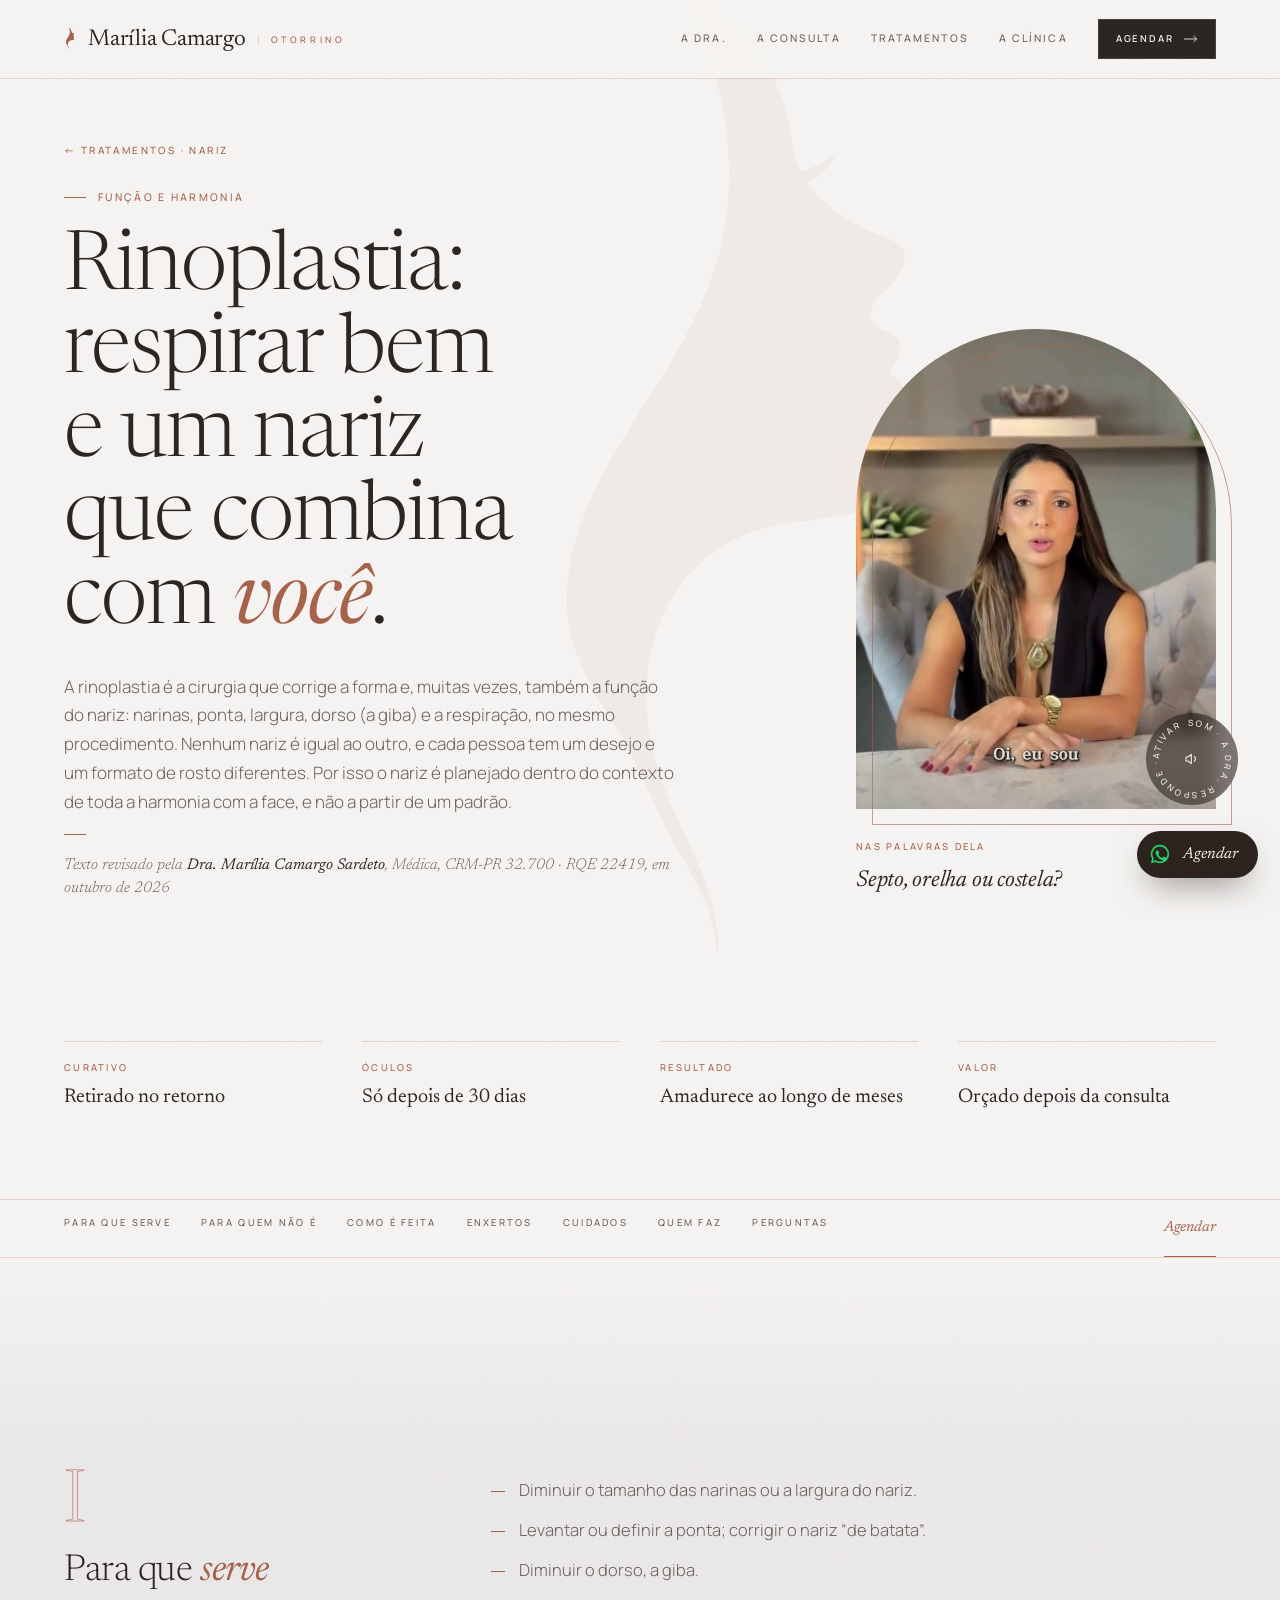
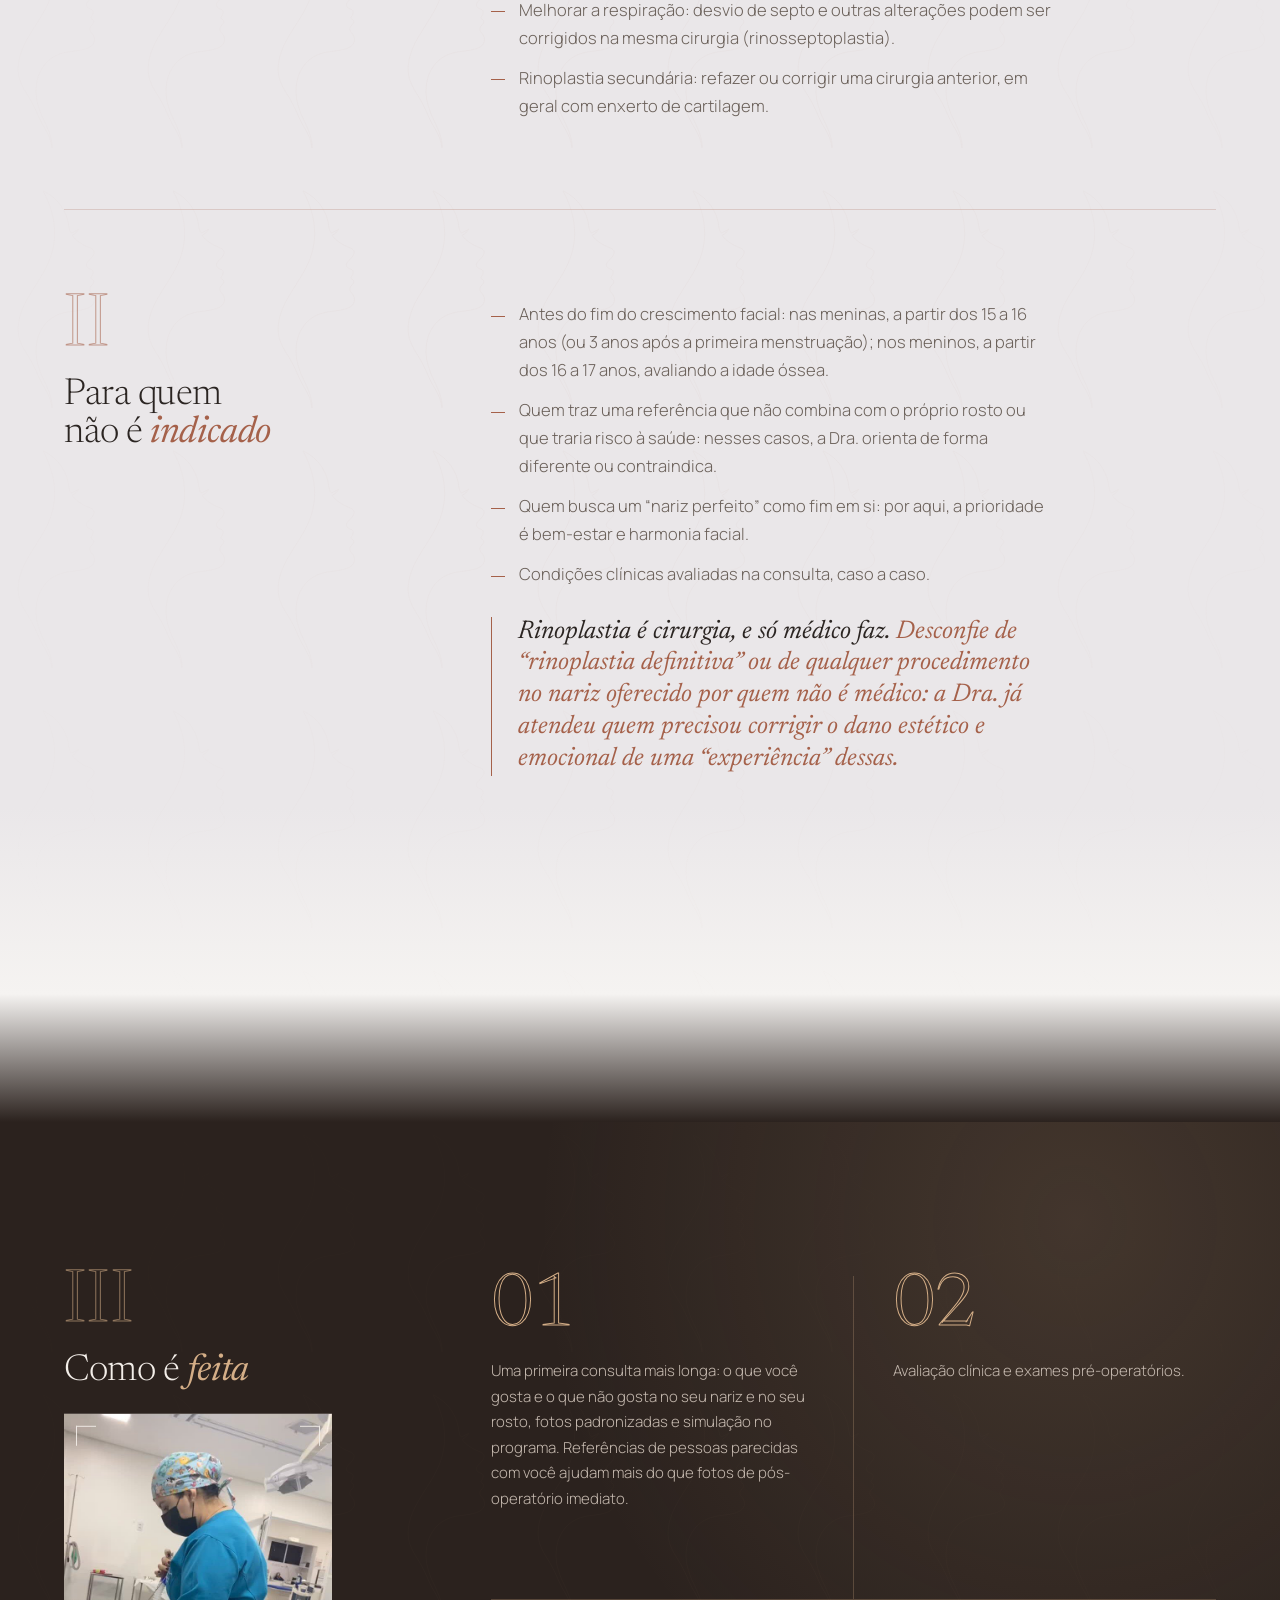
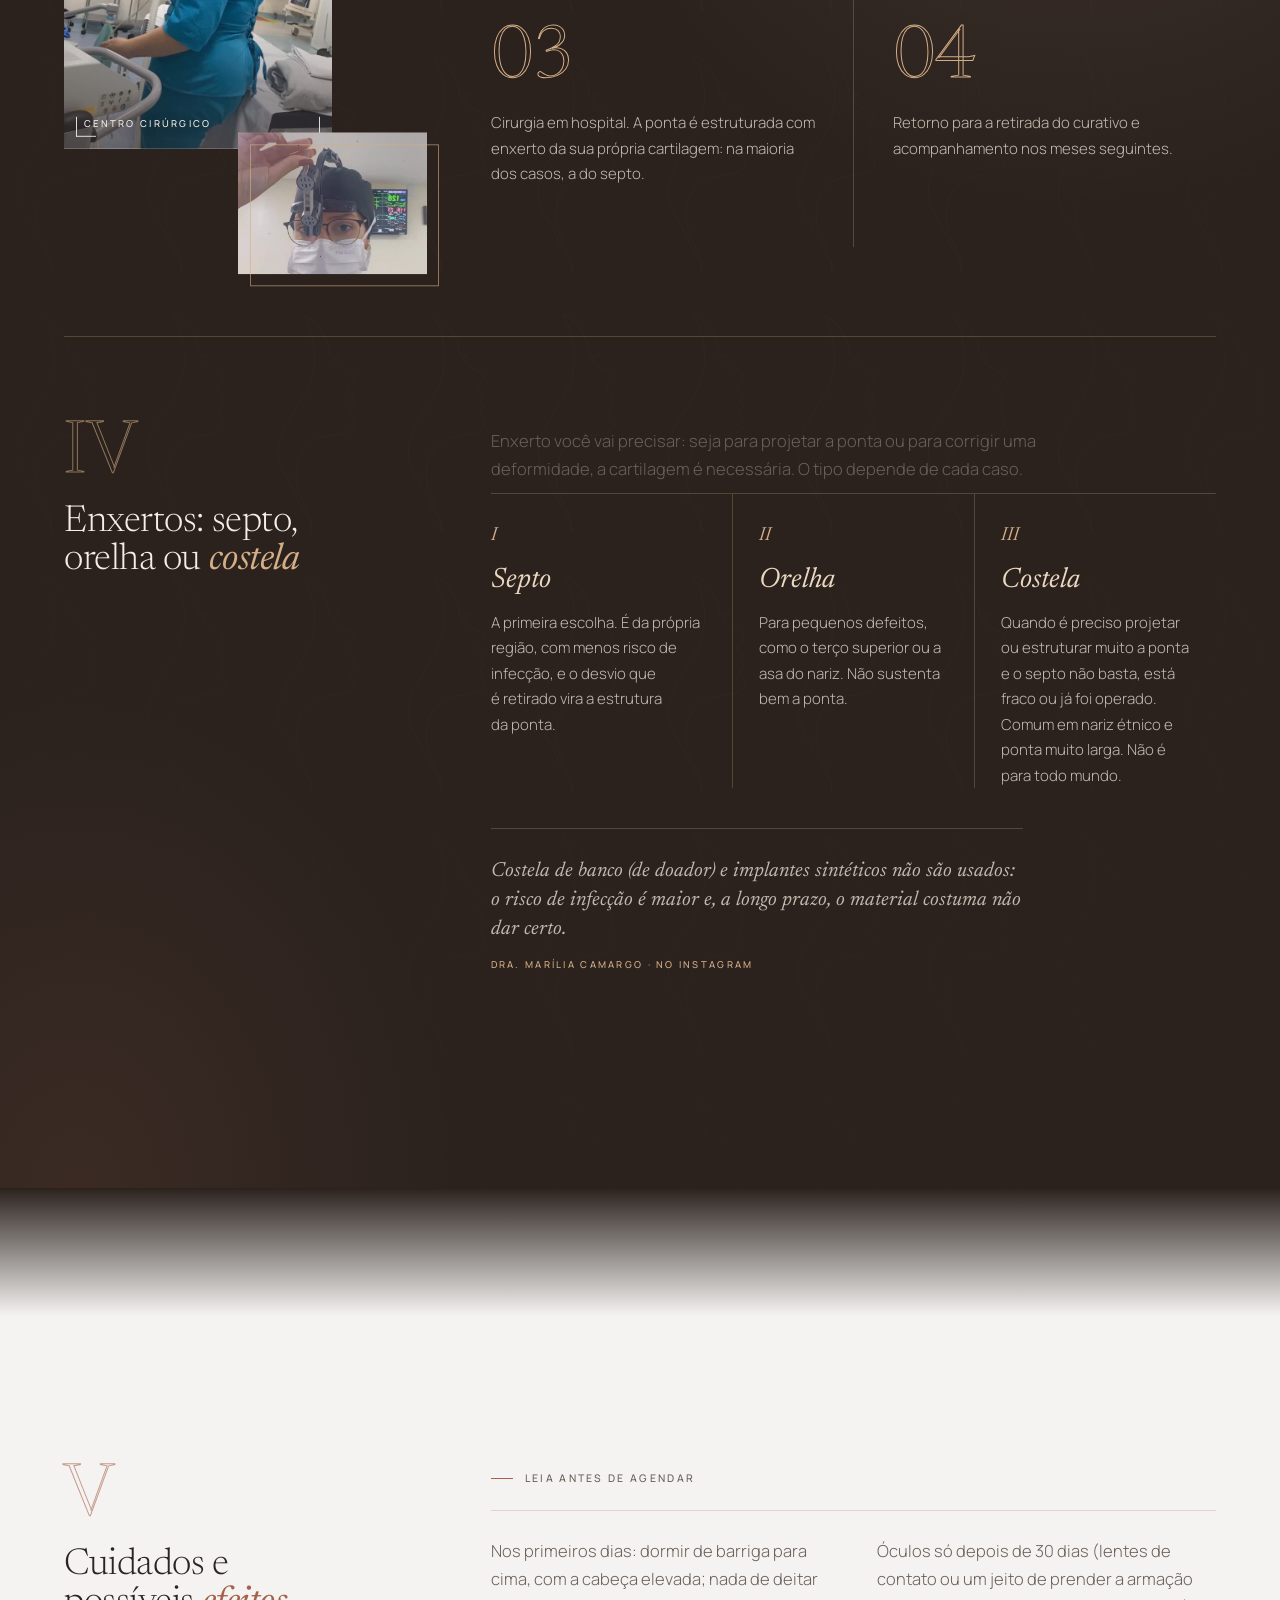
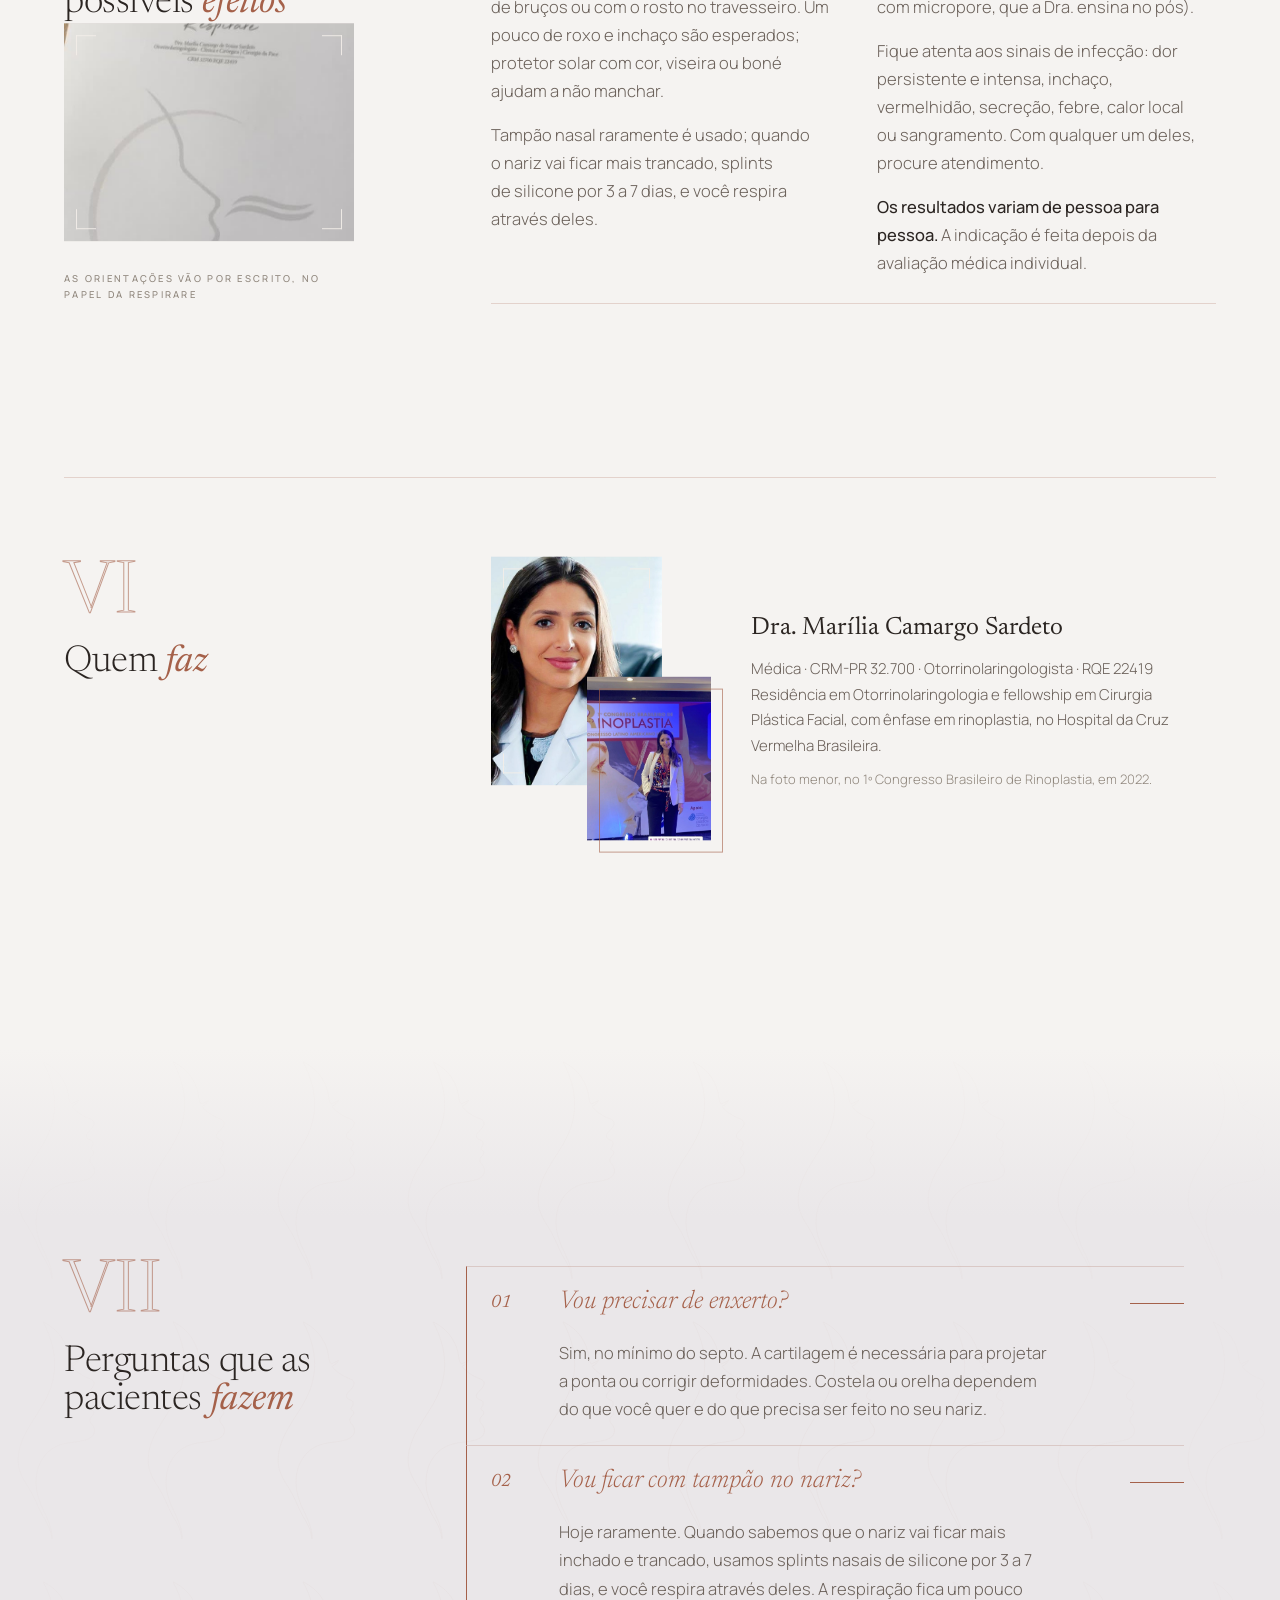
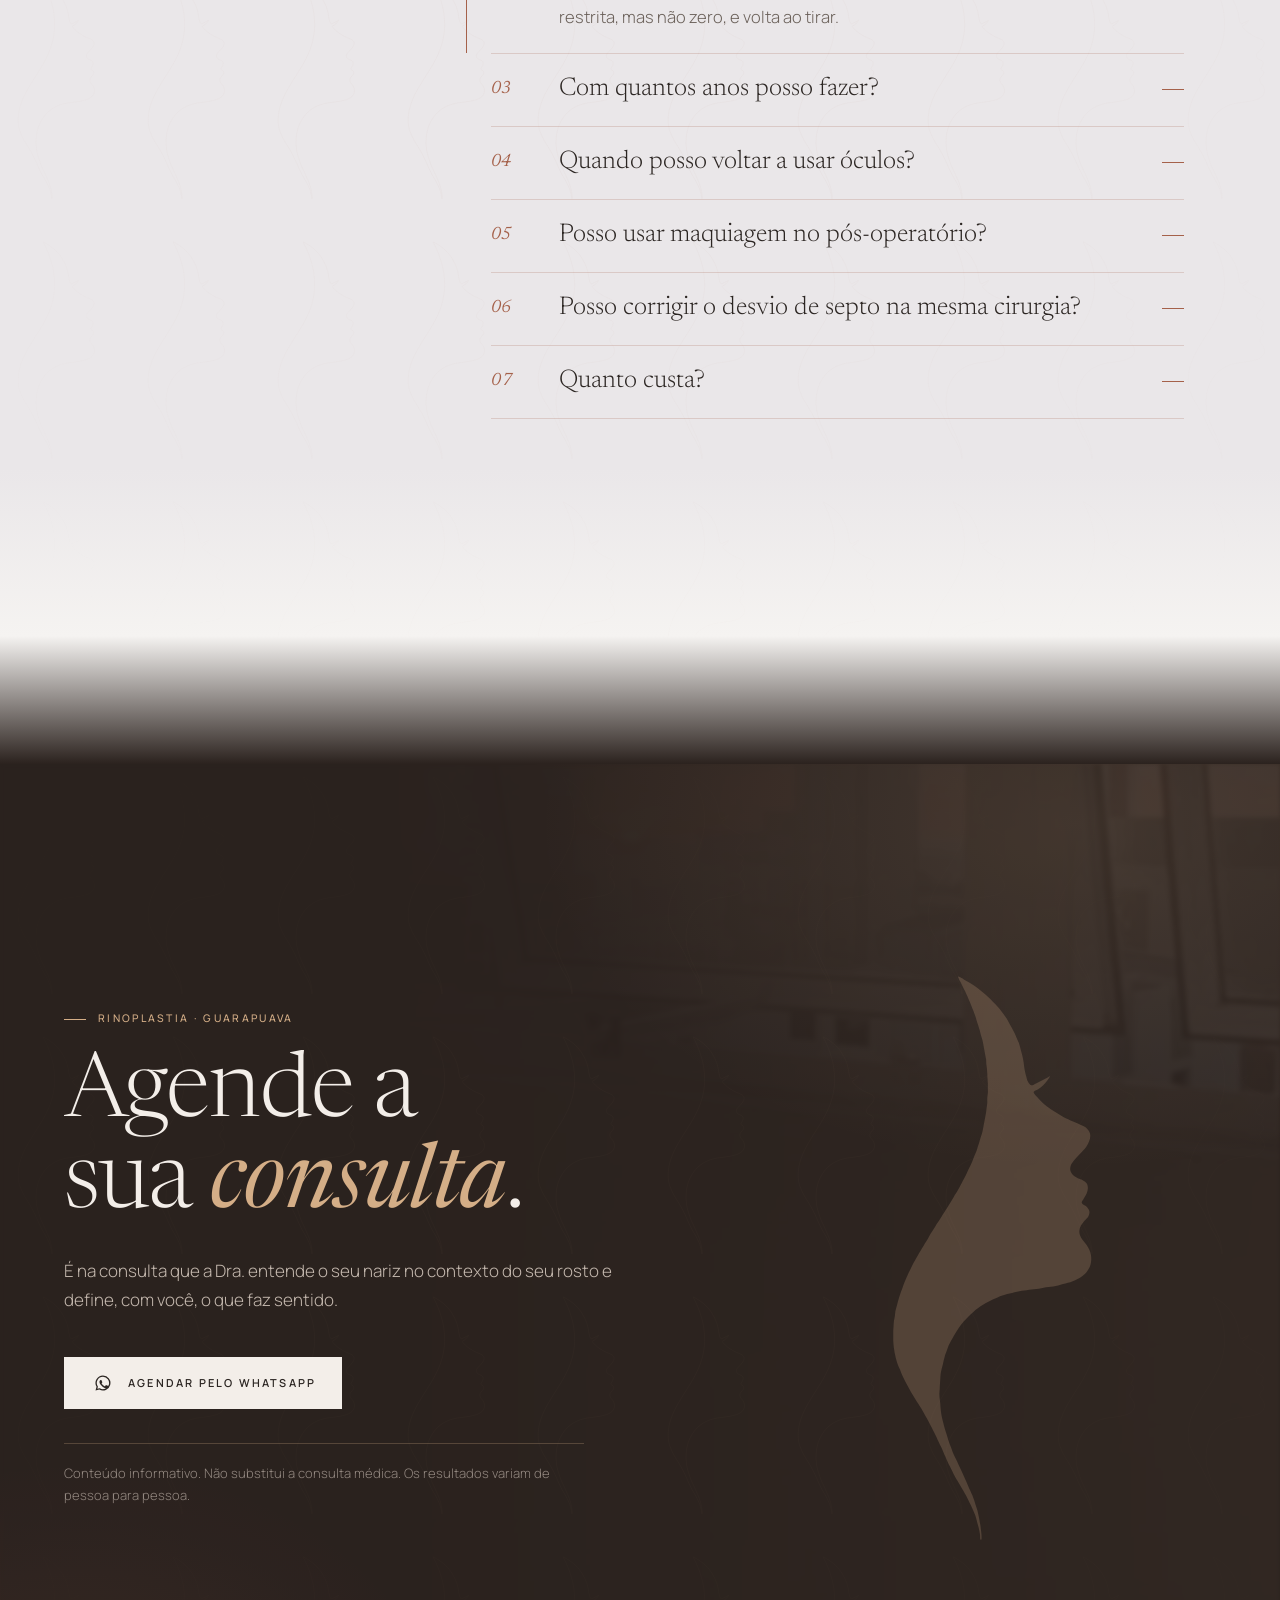
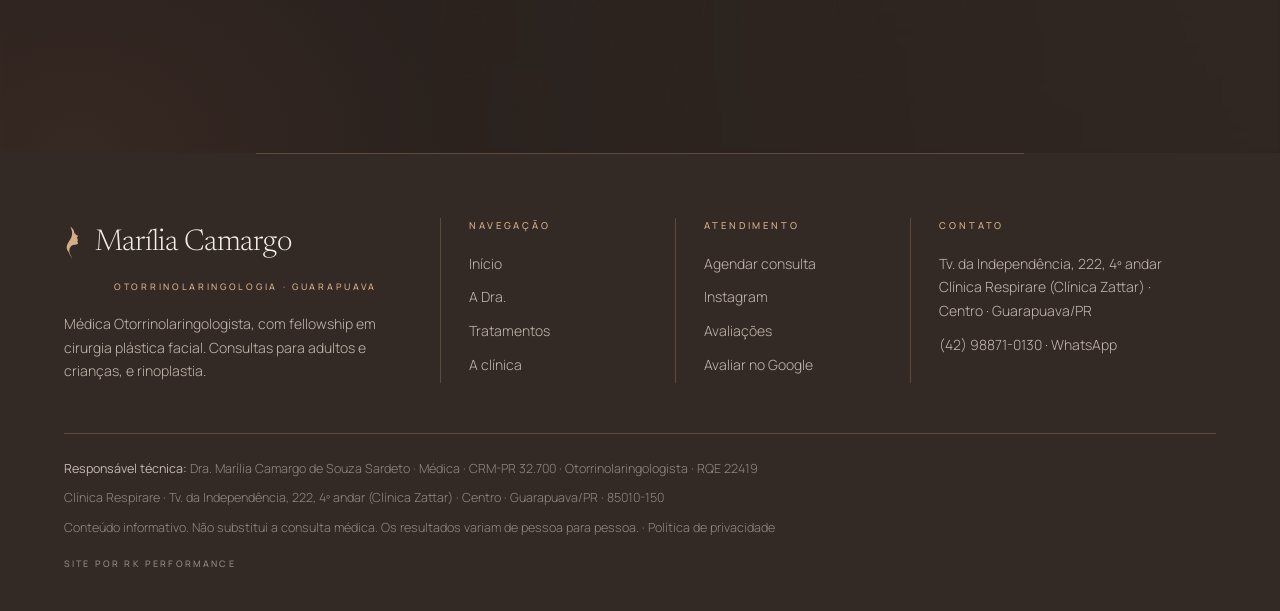
<file: rinoplastia-guarapuava/index.html>
<!DOCTYPE html>
<html lang="pt-BR">
<head>
<meta charset="utf-8">
<meta name="viewport" content="width=device-width, initial-scale=1, viewport-fit=cover">
<title>Rinoplastia em Guarapuava · Dra. Marília Camargo, Otorrinolaringologista</title>
<meta name="description" content="Rinoplastia com médica otorrinolaringologista e fellowship em cirurgia plástica facial, no Centro de Guarapuava. Para que serve, como é feita, enxertos, cuidados e dúvidas comuns. Dra. Marília Camargo, CRM-PR 32.700, RQE 22419.">
<meta name="robots" content="noindex, nofollow">
<meta name="theme-color" content="#F5F3F1">
<meta property="og:type" content="article">
<meta property="og:title" content="Rinoplastia em Guarapuava · Dra. Marília Camargo">
<meta property="og:description" content="Respirar bem e um nariz que combina com você. Função e harmonia na mesma cirurgia, com avaliação médica individual.">
<meta property="og:image" content="https://joaovitorrk.github.io/marilia-camargo-site/media/og.jpg">
<meta property="og:locale" content="pt_BR">
<meta property="og:url" content="https://joaovitorrk.github.io/marilia-camargo-site/rinoplastia-guarapuava/">
<link rel="icon" href="data:image/svg+xml,<svg xmlns='http://www.w3.org/2000/svg' viewBox='0 0 64 64'><rect width='64' height='64' rx='32' fill='%23F5F3F1'/><g transform='translate%2820.3 6.6%29 scale%280.09%29'><path d='M99.7 30.0 C99.5 30.5 100.9 32.9 101.6 34.3 C102.3 35.7 103.0 37.2 103.7 38.6 C104.5 40.1 105.2 41.5 105.9 42.9 C106.6 44.4 107.1 45.8 107.8 47.2 C108.4 48.7 109.0 50.1 109.7 51.6 C110.3 53.0 111.0 54.4 111.5 55.9 C112.1 57.3 112.6 58.7 113.2 60.2 C113.7 61.6 114.3 63.0 114.8 64.5 C115.3 65.9 115.7 67.4 116.1 68.8 C116.6 70.2 117.0 71.7 117.5 73.1 C117.9 74.5 118.4 76.0 118.8 77.4 C119.2 78.9 119.5 80.3 119.9 81.7 C120.3 83.2 120.9 84.6 121.2 86.0 C121.6 87.5 121.8 88.9 122.1 90.3 C122.3 91.8 122.6 93.2 122.9 94.7 C123.1 96.1 123.4 97.5 123.7 99.0 C123.9 100.4 124.3 101.8 124.5 103.3 C124.7 104.7 124.6 106.1 124.7 107.6 C124.9 109.0 125.2 110.5 125.3 111.9 C125.4 113.3 125.5 114.8 125.6 116.2 C125.6 117.6 125.7 119.1 125.8 120.5 C125.9 122.0 126.0 123.4 126.1 124.8 C126.1 126.3 126.1 127.7 126.1 129.1 C126.1 130.6 126.2 132.0 126.1 133.4 C126.0 134.9 125.6 136.3 125.6 137.8 C125.5 139.2 125.6 140.6 125.6 142.1 C125.5 143.5 125.2 144.9 125.0 146.4 C124.8 147.8 124.7 149.3 124.5 150.7 C124.3 152.1 123.9 153.6 123.7 155.0 C123.4 156.4 123.1 157.9 122.9 159.3 C122.6 160.7 122.3 162.2 122.1 163.6 C121.8 165.1 121.6 166.5 121.2 167.9 C120.9 169.4 120.3 170.8 119.9 172.2 C119.4 173.7 119.0 175.1 118.6 176.6 C118.1 178.0 117.7 179.4 117.2 180.9 C116.8 182.3 116.4 183.7 115.9 185.2 C115.3 186.6 114.6 188.0 114.0 189.5 C113.4 190.9 112.9 192.4 112.4 193.8 C111.8 195.2 111.1 196.7 110.5 198.1 C109.8 199.5 109.0 201.0 108.3 202.4 C107.6 203.9 107.1 205.3 106.4 206.7 C105.7 208.2 104.8 209.6 104.0 211.0 C103.2 212.5 102.6 213.9 101.8 215.3 C101.1 216.8 100.3 218.2 99.4 219.7 C98.6 221.1 97.6 222.5 96.7 224.0 C95.9 225.4 95.2 226.8 94.3 228.3 C93.5 229.7 92.5 231.1 91.6 232.6 C90.7 234.0 89.8 235.5 88.9 236.9 C88.0 238.3 87.1 239.8 86.2 241.2 C85.3 242.6 84.5 244.1 83.5 245.5 C82.6 247.0 81.5 248.4 80.6 249.8 C79.7 251.3 79.0 252.7 78.1 254.1 C77.2 255.6 76.1 257.0 75.2 258.4 C74.3 259.9 73.6 261.3 72.8 262.8 C71.9 264.2 70.9 265.6 70.1 267.1 C69.2 268.5 68.5 269.9 67.6 271.4 C66.8 272.8 65.8 274.3 64.9 275.7 C64.1 277.1 63.3 278.6 62.5 280.0 C61.7 281.4 60.9 282.9 60.1 284.3 C59.3 285.7 58.7 287.2 57.9 288.6 C57.2 290.1 56.5 291.5 55.8 292.9 C55.1 294.4 54.5 295.8 53.9 297.2 C53.3 298.7 52.6 300.1 52.0 301.6 C51.4 303.0 50.9 304.4 50.4 305.9 C49.9 307.3 49.3 308.7 48.8 310.2 C48.3 311.6 47.9 313.0 47.4 314.5 C47.0 315.9 46.5 317.4 46.1 318.8 C45.7 320.2 45.4 321.7 45.0 323.1 C44.6 324.5 44.2 326.0 43.9 327.4 C43.7 328.9 43.6 330.3 43.4 331.7 C43.2 333.2 42.8 334.6 42.6 336.0 C42.4 337.5 42.4 338.9 42.3 340.3 C42.2 341.8 42.1 343.2 42.0 344.7 C42.0 346.1 42.0 347.5 42.0 349.0 C42.0 350.4 42.0 351.8 42.0 353.3 C42.1 354.7 42.2 356.1 42.3 357.6 C42.4 359.0 42.6 360.5 42.9 361.9 C43.1 363.3 43.3 364.8 43.7 366.2 C44.0 367.6 44.3 369.1 44.7 370.5 C45.1 372.0 45.5 373.4 46.1 374.8 C46.6 376.3 47.4 377.7 48.0 379.1 C48.6 380.6 49.0 382.0 49.6 383.4 C50.2 384.9 51.0 386.3 51.7 387.8 C52.5 389.2 53.1 390.6 53.9 392.1 C54.7 393.5 55.5 394.9 56.3 396.4 C57.1 397.8 57.9 399.3 58.7 400.7 C59.6 402.1 60.5 403.6 61.4 405.0 C62.3 406.4 63.2 407.9 64.1 409.3 C65.0 410.7 66.0 412.2 66.8 413.6 C67.7 415.1 68.4 416.5 69.3 417.9 C70.1 419.4 70.9 420.8 71.7 422.2 C72.5 423.7 73.3 425.1 74.1 426.6 C74.9 428.0 75.5 429.4 76.3 430.9 C77.0 432.3 77.7 433.7 78.4 435.2 C79.1 436.6 79.9 438.0 80.6 439.5 C81.2 440.9 81.8 442.4 82.5 443.8 C83.1 445.2 83.9 446.7 84.6 448.1 C85.3 449.5 85.9 451.0 86.5 452.4 C87.1 453.9 87.7 455.3 88.4 456.7 C89.0 458.2 89.6 459.6 90.3 461.0 C90.9 462.5 91.7 463.9 92.4 465.3 C93.1 466.8 93.9 468.2 94.6 469.7 C95.3 471.1 96.0 472.5 96.7 474.0 C97.5 475.4 98.3 476.8 99.2 478.3 C100.0 479.7 101.0 481.1 101.8 482.6 C102.7 484.0 103.5 485.5 104.3 486.9 C105.1 488.3 105.9 489.8 106.7 491.2 C107.5 492.6 108.1 494.1 108.9 495.5 C109.6 497.0 110.3 498.4 111.0 499.8 C111.7 501.3 112.3 502.7 112.9 504.1 C113.5 505.6 114.2 507.0 114.8 508.4 C115.3 509.9 115.7 511.3 116.1 512.8 C116.5 514.2 116.8 515.6 117.2 517.1 C117.6 518.5 118.0 519.9 118.3 521.4 C118.6 522.8 118.9 524.3 119.1 525.7 C119.3 527.1 119.1 529.3 119.4 530.0 C119.6 530.7 120.3 530.7 120.4 530.0 C120.6 529.3 120.5 527.1 120.4 525.7 C120.3 524.3 120.1 522.8 119.9 521.4 C119.7 519.9 119.6 518.5 119.4 517.1 C119.1 515.6 118.8 514.2 118.6 512.8 C118.3 511.3 118.1 509.9 117.7 508.4 C117.4 507.0 117.1 505.6 116.7 504.1 C116.3 502.7 115.8 501.3 115.3 499.8 C114.9 498.4 114.5 497.0 114.0 495.5 C113.5 494.1 112.9 492.6 112.4 491.2 C111.8 489.8 111.1 488.3 110.5 486.9 C109.8 485.5 109.2 484.0 108.6 482.6 C108.0 481.1 107.3 479.7 106.7 478.3 C106.1 476.8 105.4 475.4 104.8 474.0 C104.2 472.5 103.6 471.1 102.9 469.7 C102.3 468.2 101.4 466.8 100.8 465.3 C100.1 463.9 99.6 462.5 98.9 461.0 C98.2 459.6 97.4 458.2 96.7 456.7 C96.1 455.3 95.4 453.9 94.8 452.4 C94.3 451.0 93.8 449.5 93.2 448.1 C92.7 446.7 92.1 445.2 91.6 443.8 C91.1 442.4 90.7 440.9 90.3 439.5 C89.8 438.0 89.4 436.6 88.9 435.2 C88.5 433.7 88.0 432.3 87.6 430.9 C87.2 429.4 86.9 428.0 86.5 426.6 C86.1 425.1 85.7 423.7 85.4 422.2 C85.1 420.8 84.8 419.4 84.6 417.9 C84.4 416.5 84.2 415.1 84.1 413.6 C83.9 412.2 83.9 410.7 83.8 409.3 C83.7 407.9 83.4 406.4 83.3 405.0 C83.1 403.6 83.0 402.1 83.0 400.7 C83.0 399.3 83.2 397.8 83.3 396.4 C83.3 394.9 83.4 393.5 83.5 392.1 C83.6 390.6 83.7 389.2 83.8 387.8 C83.9 386.3 83.9 384.9 84.1 383.4 C84.2 382.0 84.6 380.6 84.9 379.1 C85.2 377.7 85.6 376.3 86.0 374.8 C86.3 373.4 86.7 372.0 87.0 370.5 C87.4 369.1 87.7 367.6 88.1 366.2 C88.6 364.8 89.2 363.3 89.7 361.9 C90.3 360.5 90.7 359.0 91.3 357.6 C92.0 356.1 92.7 354.7 93.5 353.3 C94.3 351.8 95.1 350.4 95.9 349.0 C96.8 347.5 97.7 346.1 98.6 344.7 C99.6 343.2 100.5 341.7 101.6 340.3 C102.6 339.0 103.6 337.7 104.8 336.3 C106.0 334.9 107.5 333.4 108.9 332.0 C110.2 330.6 111.7 329.2 113.2 328.0 C114.6 326.7 116.0 325.5 117.5 324.5 C118.9 323.4 120.3 322.4 121.8 321.5 C123.2 320.6 124.7 319.8 126.1 319.1 C127.5 318.3 129.0 317.6 130.4 316.9 C131.8 316.2 133.3 315.6 134.7 315.0 C136.2 314.4 137.6 313.9 139.0 313.4 C140.5 312.9 141.9 312.5 143.3 312.1 C144.8 311.7 146.2 311.3 147.6 311.0 C149.1 310.6 150.5 310.2 152.0 309.9 C153.4 309.6 154.8 309.3 156.3 309.1 C157.7 308.9 159.1 308.7 160.6 308.6 C162.0 308.4 163.5 308.2 164.9 308.0 C166.3 307.8 167.8 307.7 169.2 307.5 C170.6 307.3 172.1 307.2 173.5 306.9 C174.9 306.7 176.4 306.4 177.8 306.1 C179.3 305.9 180.7 305.8 182.1 305.6 C183.6 305.4 185.0 305.1 186.4 304.8 C187.9 304.5 189.3 304.1 190.7 303.7 C192.2 303.3 193.6 303.0 195.1 302.6 C196.5 302.3 197.9 302.0 199.4 301.6 C200.8 301.1 202.2 300.3 203.7 299.7 C205.1 299.0 206.6 298.4 208.0 297.5 C209.4 296.6 211.0 295.5 212.3 294.3 C213.6 293.0 214.7 291.4 215.5 290.0 C216.4 288.5 217.0 287.1 217.4 285.7 C217.8 284.2 217.9 282.8 218.0 281.3 C218.0 279.9 218.0 278.5 217.7 277.0 C217.4 275.6 217.0 274.2 216.3 272.7 C215.7 271.3 214.9 269.9 213.9 268.4 C212.9 267.0 211.4 265.5 210.4 264.1 C209.4 262.7 208.5 261.2 208.0 259.8 C207.5 258.4 207.3 256.9 207.5 255.5 C207.6 254.0 208.0 252.6 208.8 251.2 C209.6 249.7 210.9 248.3 212.0 246.9 C213.2 245.5 214.8 244.2 215.5 242.8 C216.3 241.4 216.6 239.9 216.3 238.5 C216.1 237.1 215.0 235.7 213.9 234.5 C212.8 233.3 210.0 232.5 209.6 231.2 C209.2 230.0 210.8 228.4 211.5 226.9 C212.2 225.5 213.3 224.1 213.9 222.6 C214.5 221.2 214.9 219.7 215.0 218.3 C215.0 216.9 214.9 215.3 214.2 214.0 C213.4 212.7 211.8 211.6 210.4 210.8 C209.1 210.0 207.5 209.9 206.1 209.1 C204.7 208.4 202.9 207.4 201.8 206.2 C200.7 205.0 199.7 203.3 199.4 201.9 C199.1 200.4 199.4 199.0 199.9 197.6 C200.4 196.1 201.5 194.7 202.6 193.3 C203.7 191.8 205.3 190.3 206.6 188.9 C207.9 187.6 209.2 186.3 210.4 184.9 C211.6 183.5 213.0 182.0 213.9 180.6 C214.9 179.2 215.5 177.7 216.1 176.3 C216.6 174.8 217.1 173.4 217.1 172.0 C217.2 170.5 217.1 169.1 216.3 167.7 C215.6 166.3 213.9 164.7 212.6 163.6 C211.2 162.6 209.7 162.1 208.3 161.5 C206.8 160.8 205.4 160.2 203.9 159.6 C202.5 159.0 201.1 158.3 199.6 157.7 C198.2 157.1 196.8 156.5 195.3 155.8 C193.9 155.1 192.5 154.2 191.0 153.4 C189.6 152.5 188.1 151.6 186.7 150.7 C185.3 149.8 183.8 149.0 182.4 148.0 C181.0 147.0 179.5 145.9 178.1 144.8 C176.7 143.6 175.2 142.3 173.8 141.0 C172.4 139.6 170.9 138.1 169.7 136.7 C168.6 135.2 166.6 133.5 166.8 132.4 C167.0 131.2 169.4 130.9 170.8 129.9 C172.2 129.0 173.8 127.9 175.1 126.7 C176.4 125.5 177.6 124.1 178.6 122.7 C179.7 121.3 181.5 118.7 181.3 118.4 C181.1 118.0 178.9 119.8 177.5 120.5 C176.2 121.2 174.7 122.0 173.2 122.7 C171.8 123.4 170.4 124.2 168.9 124.8 C167.5 125.5 165.8 126.7 164.6 126.4 C163.4 126.2 162.4 124.5 161.7 123.2 C160.9 122.0 160.7 120.3 160.3 118.9 C159.9 117.5 159.5 116.0 159.2 114.6 C158.9 113.2 158.6 111.7 158.4 110.3 C158.2 108.8 158.1 107.4 157.9 106.0 C157.7 104.5 157.4 103.1 157.1 101.7 C156.8 100.2 156.4 98.8 156.0 97.3 C155.6 95.9 155.3 94.5 154.9 93.0 C154.5 91.6 154.1 90.2 153.6 88.7 C153.0 87.3 152.3 85.9 151.7 84.4 C151.1 83.0 150.5 81.5 149.8 80.1 C149.1 78.7 148.4 77.2 147.6 75.8 C146.9 74.4 146.0 72.9 145.2 71.5 C144.4 70.1 143.7 68.6 142.8 67.2 C141.9 65.7 140.9 64.3 139.8 62.9 C138.8 61.4 137.8 60.0 136.6 58.6 C135.4 57.1 133.9 55.7 132.6 54.2 C131.2 52.8 129.9 51.3 128.5 49.9 C127.1 48.5 125.6 47.2 124.2 45.9 C122.8 44.6 121.3 43.5 119.9 42.4 C118.5 41.3 117.0 40.2 115.6 39.2 C114.2 38.1 112.7 37.1 111.3 36.2 C109.8 35.3 108.4 34.6 107.0 33.8 C105.5 32.9 103.9 31.7 102.7 31.1 C101.4 30.4 99.9 29.5 99.7 30.0 Z' fill='%2336362F' fill-rule='evenodd'/></g></svg>">
<link rel="preconnect" href="https://fonts.googleapis.com">
<link rel="preconnect" href="https://fonts.gstatic.com" crossorigin>
<link href="https://fonts.googleapis.com/css2?family=Newsreader:ital,opsz,wght@0,6..72,300;0,6..72,400;1,6..72,300;1,6..72,400&family=Manrope:wght@300;400;500;600&display=swap" rel="stylesheet">
<link rel="stylesheet" href="../assets/site.css">
<script type="application/ld+json">{"@context":"https://schema.org","@type":"MedicalWebPage","name":"Rinoplastia em Guarapuava","url":"https://joaovitorrk.github.io/marilia-camargo-site/rinoplastia-guarapuava/","inLanguage":"pt-BR","about":{"@type":"MedicalProcedure","name":"Rinoplastia","alternateName":"Rinosseptoplastia","procedureType":"Surgical","bodyLocation":"Nariz"},"audience":{"@type":"MedicalAudience","audienceType":"Patient"},"author":{"@id":"https://joaovitorrk.github.io/marilia-camargo-site/#medica"},"publisher":{"@type":"Physician","@id":"https://joaovitorrk.github.io/marilia-camargo-site/#medica","name":"Dra. Marília Camargo Sardeto","telephone":"+55-42-98871-0130","address":{"@type":"PostalAddress","streetAddress":"Tv. da Independência, 222, 4º andar (Clínica Zattar)","addressLocality":"Guarapuava","addressRegion":"PR","postalCode":"85010-150","addressCountry":"BR"},"url":"https://joaovitorrk.github.io/marilia-camargo-site/"}}</script>
</head>
<body class="pagina">
<div class="grao" aria-hidden="true"></div>

<svg class="defs" aria-hidden="true"><symbol id="perfil" viewBox="0 0 260 560" overflow="visible"><path fill-rule="evenodd" d="M99.7 30.0 C99.5 30.5 100.9 32.9 101.6 34.3 C102.3 35.7 103.0 37.2 103.7 38.6 C104.5 40.1 105.2 41.5 105.9 42.9 C106.6 44.4 107.1 45.8 107.8 47.2 C108.4 48.7 109.0 50.1 109.7 51.6 C110.3 53.0 111.0 54.4 111.5 55.9 C112.1 57.3 112.6 58.7 113.2 60.2 C113.7 61.6 114.3 63.0 114.8 64.5 C115.3 65.9 115.7 67.4 116.1 68.8 C116.6 70.2 117.0 71.7 117.5 73.1 C117.9 74.5 118.4 76.0 118.8 77.4 C119.2 78.9 119.5 80.3 119.9 81.7 C120.3 83.2 120.9 84.6 121.2 86.0 C121.6 87.5 121.8 88.9 122.1 90.3 C122.3 91.8 122.6 93.2 122.9 94.7 C123.1 96.1 123.4 97.5 123.7 99.0 C123.9 100.4 124.3 101.8 124.5 103.3 C124.7 104.7 124.6 106.1 124.7 107.6 C124.9 109.0 125.2 110.5 125.3 111.9 C125.4 113.3 125.5 114.8 125.6 116.2 C125.6 117.6 125.7 119.1 125.8 120.5 C125.9 122.0 126.0 123.4 126.1 124.8 C126.1 126.3 126.1 127.7 126.1 129.1 C126.1 130.6 126.2 132.0 126.1 133.4 C126.0 134.9 125.6 136.3 125.6 137.8 C125.5 139.2 125.6 140.6 125.6 142.1 C125.5 143.5 125.2 144.9 125.0 146.4 C124.8 147.8 124.7 149.3 124.5 150.7 C124.3 152.1 123.9 153.6 123.7 155.0 C123.4 156.4 123.1 157.9 122.9 159.3 C122.6 160.7 122.3 162.2 122.1 163.6 C121.8 165.1 121.6 166.5 121.2 167.9 C120.9 169.4 120.3 170.8 119.9 172.2 C119.4 173.7 119.0 175.1 118.6 176.6 C118.1 178.0 117.7 179.4 117.2 180.9 C116.8 182.3 116.4 183.7 115.9 185.2 C115.3 186.6 114.6 188.0 114.0 189.5 C113.4 190.9 112.9 192.4 112.4 193.8 C111.8 195.2 111.1 196.7 110.5 198.1 C109.8 199.5 109.0 201.0 108.3 202.4 C107.6 203.9 107.1 205.3 106.4 206.7 C105.7 208.2 104.8 209.6 104.0 211.0 C103.2 212.5 102.6 213.9 101.8 215.3 C101.1 216.8 100.3 218.2 99.4 219.7 C98.6 221.1 97.6 222.5 96.7 224.0 C95.9 225.4 95.2 226.8 94.3 228.3 C93.5 229.7 92.5 231.1 91.6 232.6 C90.7 234.0 89.8 235.5 88.9 236.9 C88.0 238.3 87.1 239.8 86.2 241.2 C85.3 242.6 84.5 244.1 83.5 245.5 C82.6 247.0 81.5 248.4 80.6 249.8 C79.7 251.3 79.0 252.7 78.1 254.1 C77.2 255.6 76.1 257.0 75.2 258.4 C74.3 259.9 73.6 261.3 72.8 262.8 C71.9 264.2 70.9 265.6 70.1 267.1 C69.2 268.5 68.5 269.9 67.6 271.4 C66.8 272.8 65.8 274.3 64.9 275.7 C64.1 277.1 63.3 278.6 62.5 280.0 C61.7 281.4 60.9 282.9 60.1 284.3 C59.3 285.7 58.7 287.2 57.9 288.6 C57.2 290.1 56.5 291.5 55.8 292.9 C55.1 294.4 54.5 295.8 53.9 297.2 C53.3 298.7 52.6 300.1 52.0 301.6 C51.4 303.0 50.9 304.4 50.4 305.9 C49.9 307.3 49.3 308.7 48.8 310.2 C48.3 311.6 47.9 313.0 47.4 314.5 C47.0 315.9 46.5 317.4 46.1 318.8 C45.7 320.2 45.4 321.7 45.0 323.1 C44.6 324.5 44.2 326.0 43.9 327.4 C43.7 328.9 43.6 330.3 43.4 331.7 C43.2 333.2 42.8 334.6 42.6 336.0 C42.4 337.5 42.4 338.9 42.3 340.3 C42.2 341.8 42.1 343.2 42.0 344.7 C42.0 346.1 42.0 347.5 42.0 349.0 C42.0 350.4 42.0 351.8 42.0 353.3 C42.1 354.7 42.2 356.1 42.3 357.6 C42.4 359.0 42.6 360.5 42.9 361.9 C43.1 363.3 43.3 364.8 43.7 366.2 C44.0 367.6 44.3 369.1 44.7 370.5 C45.1 372.0 45.5 373.4 46.1 374.8 C46.6 376.3 47.4 377.7 48.0 379.1 C48.6 380.6 49.0 382.0 49.6 383.4 C50.2 384.9 51.0 386.3 51.7 387.8 C52.5 389.2 53.1 390.6 53.9 392.1 C54.7 393.5 55.5 394.9 56.3 396.4 C57.1 397.8 57.9 399.3 58.7 400.7 C59.6 402.1 60.5 403.6 61.4 405.0 C62.3 406.4 63.2 407.9 64.1 409.3 C65.0 410.7 66.0 412.2 66.8 413.6 C67.7 415.1 68.4 416.5 69.3 417.9 C70.1 419.4 70.9 420.8 71.7 422.2 C72.5 423.7 73.3 425.1 74.1 426.6 C74.9 428.0 75.5 429.4 76.3 430.9 C77.0 432.3 77.7 433.7 78.4 435.2 C79.1 436.6 79.9 438.0 80.6 439.5 C81.2 440.9 81.8 442.4 82.5 443.8 C83.1 445.2 83.9 446.7 84.6 448.1 C85.3 449.5 85.9 451.0 86.5 452.4 C87.1 453.9 87.7 455.3 88.4 456.7 C89.0 458.2 89.6 459.6 90.3 461.0 C90.9 462.5 91.7 463.9 92.4 465.3 C93.1 466.8 93.9 468.2 94.6 469.7 C95.3 471.1 96.0 472.5 96.7 474.0 C97.5 475.4 98.3 476.8 99.2 478.3 C100.0 479.7 101.0 481.1 101.8 482.6 C102.7 484.0 103.5 485.5 104.3 486.9 C105.1 488.3 105.9 489.8 106.7 491.2 C107.5 492.6 108.1 494.1 108.9 495.5 C109.6 497.0 110.3 498.4 111.0 499.8 C111.7 501.3 112.3 502.7 112.9 504.1 C113.5 505.6 114.2 507.0 114.8 508.4 C115.3 509.9 115.7 511.3 116.1 512.8 C116.5 514.2 116.8 515.6 117.2 517.1 C117.6 518.5 118.0 519.9 118.3 521.4 C118.6 522.8 118.9 524.3 119.1 525.7 C119.3 527.1 119.1 529.3 119.4 530.0 C119.6 530.7 120.3 530.7 120.4 530.0 C120.6 529.3 120.5 527.1 120.4 525.7 C120.3 524.3 120.1 522.8 119.9 521.4 C119.7 519.9 119.6 518.5 119.4 517.1 C119.1 515.6 118.8 514.2 118.6 512.8 C118.3 511.3 118.1 509.9 117.7 508.4 C117.4 507.0 117.1 505.6 116.7 504.1 C116.3 502.7 115.8 501.3 115.3 499.8 C114.9 498.4 114.5 497.0 114.0 495.5 C113.5 494.1 112.9 492.6 112.4 491.2 C111.8 489.8 111.1 488.3 110.5 486.9 C109.8 485.5 109.2 484.0 108.6 482.6 C108.0 481.1 107.3 479.7 106.7 478.3 C106.1 476.8 105.4 475.4 104.8 474.0 C104.2 472.5 103.6 471.1 102.9 469.7 C102.3 468.2 101.4 466.8 100.8 465.3 C100.1 463.9 99.6 462.5 98.9 461.0 C98.2 459.6 97.4 458.2 96.7 456.7 C96.1 455.3 95.4 453.9 94.8 452.4 C94.3 451.0 93.8 449.5 93.2 448.1 C92.7 446.7 92.1 445.2 91.6 443.8 C91.1 442.4 90.7 440.9 90.3 439.5 C89.8 438.0 89.4 436.6 88.9 435.2 C88.5 433.7 88.0 432.3 87.6 430.9 C87.2 429.4 86.9 428.0 86.5 426.6 C86.1 425.1 85.7 423.7 85.4 422.2 C85.1 420.8 84.8 419.4 84.6 417.9 C84.4 416.5 84.2 415.1 84.1 413.6 C83.9 412.2 83.9 410.7 83.8 409.3 C83.7 407.9 83.4 406.4 83.3 405.0 C83.1 403.6 83.0 402.1 83.0 400.7 C83.0 399.3 83.2 397.8 83.3 396.4 C83.3 394.9 83.4 393.5 83.5 392.1 C83.6 390.6 83.7 389.2 83.8 387.8 C83.9 386.3 83.9 384.9 84.1 383.4 C84.2 382.0 84.6 380.6 84.9 379.1 C85.2 377.7 85.6 376.3 86.0 374.8 C86.3 373.4 86.7 372.0 87.0 370.5 C87.4 369.1 87.7 367.6 88.1 366.2 C88.6 364.8 89.2 363.3 89.7 361.9 C90.3 360.5 90.7 359.0 91.3 357.6 C92.0 356.1 92.7 354.7 93.5 353.3 C94.3 351.8 95.1 350.4 95.9 349.0 C96.8 347.5 97.7 346.1 98.6 344.7 C99.6 343.2 100.5 341.7 101.6 340.3 C102.6 339.0 103.6 337.7 104.8 336.3 C106.0 334.9 107.5 333.4 108.9 332.0 C110.2 330.6 111.7 329.2 113.2 328.0 C114.6 326.7 116.0 325.5 117.5 324.5 C118.9 323.4 120.3 322.4 121.8 321.5 C123.2 320.6 124.7 319.8 126.1 319.1 C127.5 318.3 129.0 317.6 130.4 316.9 C131.8 316.2 133.3 315.6 134.7 315.0 C136.2 314.4 137.6 313.9 139.0 313.4 C140.5 312.9 141.9 312.5 143.3 312.1 C144.8 311.7 146.2 311.3 147.6 311.0 C149.1 310.6 150.5 310.2 152.0 309.9 C153.4 309.6 154.8 309.3 156.3 309.1 C157.7 308.9 159.1 308.7 160.6 308.6 C162.0 308.4 163.5 308.2 164.9 308.0 C166.3 307.8 167.8 307.7 169.2 307.5 C170.6 307.3 172.1 307.2 173.5 306.9 C174.9 306.7 176.4 306.4 177.8 306.1 C179.3 305.9 180.7 305.8 182.1 305.6 C183.6 305.4 185.0 305.1 186.4 304.8 C187.9 304.5 189.3 304.1 190.7 303.7 C192.2 303.3 193.6 303.0 195.1 302.6 C196.5 302.3 197.9 302.0 199.4 301.6 C200.8 301.1 202.2 300.3 203.7 299.7 C205.1 299.0 206.6 298.4 208.0 297.5 C209.4 296.6 211.0 295.5 212.3 294.3 C213.6 293.0 214.7 291.4 215.5 290.0 C216.4 288.5 217.0 287.1 217.4 285.7 C217.8 284.2 217.9 282.8 218.0 281.3 C218.0 279.9 218.0 278.5 217.7 277.0 C217.4 275.6 217.0 274.2 216.3 272.7 C215.7 271.3 214.9 269.9 213.9 268.4 C212.9 267.0 211.4 265.5 210.4 264.1 C209.4 262.7 208.5 261.2 208.0 259.8 C207.5 258.4 207.3 256.9 207.5 255.5 C207.6 254.0 208.0 252.6 208.8 251.2 C209.6 249.7 210.9 248.3 212.0 246.9 C213.2 245.5 214.8 244.2 215.5 242.8 C216.3 241.4 216.6 239.9 216.3 238.5 C216.1 237.1 215.0 235.7 213.9 234.5 C212.8 233.3 210.0 232.5 209.6 231.2 C209.2 230.0 210.8 228.4 211.5 226.9 C212.2 225.5 213.3 224.1 213.9 222.6 C214.5 221.2 214.9 219.7 215.0 218.3 C215.0 216.9 214.9 215.3 214.2 214.0 C213.4 212.7 211.8 211.6 210.4 210.8 C209.1 210.0 207.5 209.9 206.1 209.1 C204.7 208.4 202.9 207.4 201.8 206.2 C200.7 205.0 199.7 203.3 199.4 201.9 C199.1 200.4 199.4 199.0 199.9 197.6 C200.4 196.1 201.5 194.7 202.6 193.3 C203.7 191.8 205.3 190.3 206.6 188.9 C207.9 187.6 209.2 186.3 210.4 184.9 C211.6 183.5 213.0 182.0 213.9 180.6 C214.9 179.2 215.5 177.7 216.1 176.3 C216.6 174.8 217.1 173.4 217.1 172.0 C217.2 170.5 217.1 169.1 216.3 167.7 C215.6 166.3 213.9 164.7 212.6 163.6 C211.2 162.6 209.7 162.1 208.3 161.5 C206.8 160.8 205.4 160.2 203.9 159.6 C202.5 159.0 201.1 158.3 199.6 157.7 C198.2 157.1 196.8 156.5 195.3 155.8 C193.9 155.1 192.5 154.2 191.0 153.4 C189.6 152.5 188.1 151.6 186.7 150.7 C185.3 149.8 183.8 149.0 182.4 148.0 C181.0 147.0 179.5 145.9 178.1 144.8 C176.7 143.6 175.2 142.3 173.8 141.0 C172.4 139.6 170.9 138.1 169.7 136.7 C168.6 135.2 166.6 133.5 166.8 132.4 C167.0 131.2 169.4 130.9 170.8 129.9 C172.2 129.0 173.8 127.9 175.1 126.7 C176.4 125.5 177.6 124.1 178.6 122.7 C179.7 121.3 181.5 118.7 181.3 118.4 C181.1 118.0 178.9 119.8 177.5 120.5 C176.2 121.2 174.7 122.0 173.2 122.7 C171.8 123.4 170.4 124.2 168.9 124.8 C167.5 125.5 165.8 126.7 164.6 126.4 C163.4 126.2 162.4 124.5 161.7 123.2 C160.9 122.0 160.7 120.3 160.3 118.9 C159.9 117.5 159.5 116.0 159.2 114.6 C158.9 113.2 158.6 111.7 158.4 110.3 C158.2 108.8 158.1 107.4 157.9 106.0 C157.7 104.5 157.4 103.1 157.1 101.7 C156.8 100.2 156.4 98.8 156.0 97.3 C155.6 95.9 155.3 94.5 154.9 93.0 C154.5 91.6 154.1 90.2 153.6 88.7 C153.0 87.3 152.3 85.9 151.7 84.4 C151.1 83.0 150.5 81.5 149.8 80.1 C149.1 78.7 148.4 77.2 147.6 75.8 C146.9 74.4 146.0 72.9 145.2 71.5 C144.4 70.1 143.7 68.6 142.8 67.2 C141.9 65.7 140.9 64.3 139.8 62.9 C138.8 61.4 137.8 60.0 136.6 58.6 C135.4 57.1 133.9 55.7 132.6 54.2 C131.2 52.8 129.9 51.3 128.5 49.9 C127.1 48.5 125.6 47.2 124.2 45.9 C122.8 44.6 121.3 43.5 119.9 42.4 C118.5 41.3 117.0 40.2 115.6 39.2 C114.2 38.1 112.7 37.1 111.3 36.2 C109.8 35.3 108.4 34.6 107.0 33.8 C105.5 32.9 103.9 31.7 102.7 31.1 C101.4 30.4 99.9 29.5 99.7 30.0 Z"/></symbol>
<symbol id="zap" viewBox="0 0 24 24"><path fill="currentColor" d="M12 2a10 10 0 0 0-8.6 15.1L2 22l5-1.3A10 10 0 1 0 12 2zm0 1.8a8.2 8.2 0 1 1-4.2 15.3l-.3-.2-3 .8.8-2.9-.2-.3A8.2 8.2 0 0 1 12 3.8zm-3 4.3c-.2 0-.5 0-.7.3-.3.3-1 1-1 2.4s1 2.8 1.2 3c.1.2 2 3.2 5 4.4 2.4 1 2.9.8 3.4.7.5 0 1.7-.7 1.9-1.4.2-.7.2-1.2.2-1.4-.1-.1-.3-.2-.6-.3l-2-.9c-.3-.1-.5-.2-.7.1l-1 1.2c-.2.2-.3.2-.6.1-.3-.2-1.2-.5-2.3-1.5-.9-.8-1.5-1.7-1.6-2-.2-.3 0-.5.1-.6l.4-.5.3-.5c.1-.2 0-.4 0-.5l-.9-2.1c-.2-.6-.5-.5-.7-.5z"/></symbol>
<symbol id="seta" viewBox="0 0 20 10"><path d="M0 5h18M14 1l4 4-4 4" fill="none" stroke="currentColor" stroke-width="1.2" stroke-linecap="round" stroke-linejoin="round"/></symbol></svg>


<header class="topo solido" id="topo">
  <a class="marca" href="../" aria-label="Dra. Marília Camargo, início"><svg class="mono" viewBox="0 0 260 560" aria-hidden="true"><use href="#perfil"/></svg><span class="n">Marília Camargo</span><span class="i">Otorrino</span></a>
  <nav aria-label="Seções">
    <a class="lk" href="../#sobre">A Dra.</a>
    <a class="lk" href="../#consulta">A consulta</a>
    <a class="lk" href="../#tratamentos">Tratamentos</a>
    <a class="lk" href="../#consultorio">A clínica</a>
    <a class="btn pq" href="https://wa.me/5542988710130?text=Ol%C3%A1%21%20Vim%20pelo%20site%2C%20pela%20p%C3%A1gina%20de%20rinoplastia%2C%20e%20quero%20agendar%20uma%20consulta%20com%20a%20Dra.%20Mar%C3%ADlia." target="_blank" rel="noopener">Agendar<svg class="seta" aria-hidden="true"><use href="#seta"/></svg></a>
  </nav>
</header>

<main>
<section class="claro pagina-topo">
  <svg class="marca-agua" viewBox="0 0 260 560" preserveAspectRatio="xMidYMid meet" aria-hidden="true" data-parallax="-0.05"><use href="#perfil"/></svg>
  <div class="wrap">
    <div>
      <a class="voltar" href="../#tratamentos">← Tratamentos · Nariz</a>
      <p class="rot">Função e harmonia</p>
      <h1>Rinoplastia: respirar bem e um nariz que combina com <em>você</em>.</h1>
      <p class="lede">A rinoplastia é a cirurgia que corrige a forma e, muitas vezes, também a função do nariz: narinas, ponta, largura, dorso (a giba) e a respiração, no mesmo procedimento. Nenhum nariz é igual ao outro, e cada pessoa tem um desejo e um formato de rosto diferentes. Por isso o nariz é planejado dentro do contexto de toda a harmonia com a face, e não a partir de um padrão.</p>
      <p class="revisado"><span class="fio"></span><span>Texto revisado pela <b>Dra. Marília Camargo Sardeto</b>, Médica, CRM-PR 32.700 · RQE 22419, em <time datetime="2026-10">outubro de 2026</time></span></p>
    </div>
    <div class="vid">
      <div class="img"><video preload="none" poster="../media/responde-rino-poster.jpg" muted playsinline loop width="720" height="960" aria-label="Dra. Marília explicando os tipos de enxerto da rinoplastia: septo, orelha e costela"><source src="../media/responde-rino.mp4" type="video/mp4"></video></div>
      <div class="leg"><small>Nas palavras dela</small><b>Septo, orelha ou costela?</b></div>
      <button class="som" type="button" aria-pressed="false">
        <svg class="anel-som" viewBox="0 0 82 82" aria-hidden="true"><defs><path id="som-c" d="M41 41 m-33 0 a33 33 0 1 1 66 0 a33 33 0 1 1 -66 0"/></defs><text><textPath href="#som-c" textLength="207"><tspan class="t-mudo">Ativar som · A Dra. responde · </tspan><tspan class="t-alto">Desativar som · Tocando · </tspan></textPath></text></svg>
        <svg class="ic" viewBox="0 0 24 24" fill="none" stroke="currentColor" stroke-width="1.6" stroke-linecap="round" stroke-linejoin="round" aria-hidden="true"><path d="M11 5 6 9H3v6h3l5 4z"/><path d="M15.5 8.5a5 5 0 0 1 0 7"/></svg>
        <span class="oculto">Ativar som</span>
      </button>
    </div>
    <dl class="ficha" aria-label="Ficha rápida">
      <div><dt>Curativo</dt><dd>Retirado no retorno</dd></div>
      <div><dt>Óculos</dt><dd>Só depois de 30 dias</dd></div>
      <div><dt>Resultado</dt><dd>Amadurece ao longo de meses</dd></div>
      <div><dt>Valor</dt><dd>Orçado depois da consulta</dd></div>
    </dl>
  </div>
</section>

<nav class="ancoras" aria-label="Nesta página">
  <div class="wrap">
    <a href="#serve">Para que serve</a>
    <a href="#nao-indicado">Para quem não é</a>
    <a href="#como">Como é feita</a>
    <a href="#enxertos">Enxertos</a>
    <a href="#cuidados">Cuidados</a>
    <a href="#quem">Quem faz</a>
    <a href="#perguntas">Perguntas</a>
    <a class="ag" href="#agendar">Agendar</a>
  </div>
</nav>

<section class="greige">
  <div class="wrap">
    <div class="bloco" id="serve">
      <div><span class="num-romano" aria-hidden="true">I</span><h2 class="rv tit">Para que <em>serve</em></h2></div>
      <div class="texto rv d1">
        <ul class="lista">
          <li>Diminuir o tamanho das narinas ou a largura do nariz.</li>
          <li>Levantar ou definir a ponta; corrigir o nariz “de batata”.</li>
          <li>Diminuir o dorso, a giba.</li>
          <li>Melhorar a respiração: desvio de septo e outras alterações podem ser corrigidos na mesma cirurgia (rinosseptoplastia).</li>
          <li>Rinoplastia secundária: refazer ou corrigir uma cirurgia anterior, em geral com enxerto de cartilagem.</li>
        </ul>
      </div>
    </div>
    <div class="bloco" id="nao-indicado">
      <div><span class="num-romano" aria-hidden="true">II</span><h2 class="rv tit">Para quem não é <em>indicado</em></h2></div>
      <div class="texto rv d1">
        <ul class="lista">
          <li>Antes do fim do crescimento facial: nas meninas, a partir dos 15 a 16 anos (ou 3 anos após a primeira menstruação); nos meninos, a partir dos 16 a 17 anos, avaliando a idade óssea.</li>
          <li>Quem traz uma referência que não combina com o próprio rosto ou que traria risco à saúde: nesses casos, a Dra. orienta de forma diferente ou contraindica.</li>
          <li>Quem busca um “nariz perfeito” como fim em si: por aqui, a prioridade é bem-estar e harmonia facial.</li>
          <li>Condições clínicas avaliadas na consulta, caso a caso.</li>
        </ul>
        <blockquote class="cita p"><b>Rinoplastia é cirurgia, e só médico faz.</b> Desconfie de “rinoplastia definitiva” ou de qualquer procedimento no nariz oferecido por quem não é médico: a Dra. já atendeu quem precisou corrigir o dano estético e emocional de uma “experiência” dessas.</blockquote>
      </div>
    </div>
  </div>
</section>

<div class="band c-n" aria-hidden="true"></div>

<section class="escuro depois-band" id="como">
  <div class="wrap">
    <div class="bloco">
      <div><span class="num-romano" aria-hidden="true">III</span><h2 class="rv tit">Como é <em>feita</em></h2>
        <div class="colagem rv d1">
          <div class="quadro a r45 cant sem" data-parallax="0.03"><div class="img veu"><i></i><i></i><i></i><i></i><img src="../media/centro-cirurgico.jpg" width="640" height="800" alt="Dra. Marília no centro cirúrgico" loading="lazy"></div><p class="leg dentro">Centro cirúrgico</p></div>
          <div class="quadro b r43" data-parallax="-0.04"><div class="img"><img src="../media/lupa.jpg" width="640" height="800" alt="Dra. Marília com a lupa cirúrgica" loading="lazy"></div></div>
        </div>
      </div>
      <ol class="passos-col rv d1">
        <li><span class="n">01</span><p>Uma primeira consulta mais longa: o que você gosta e o que não gosta no seu nariz e no seu rosto, fotos padronizadas e simulação no programa. Referências de pessoas parecidas com você ajudam mais do que fotos de pós-operatório imediato.</p></li>
        <li><span class="n">02</span><p>Avaliação clínica e exames pré-operatórios.</p></li>
        <li><span class="n">03</span><p>Cirurgia em hospital. A ponta é estruturada com enxerto da sua própria cartilagem: na maioria dos casos, a do septo.</p></li>
        <li><span class="n">04</span><p>Retorno para a retirada do curativo e acompanhamento nos meses seguintes.</p></li>
      </ol>
    </div>
    <div class="bloco" id="enxertos">
      <div><span class="num-romano" aria-hidden="true">IV</span><h2 class="rv tit">Enxertos: septo, orelha ou <em>costela</em></h2></div>
      <div class="texto rv d1">
        <p>Enxerto você vai precisar: seja para projetar a ponta ou para corrigir uma deformidade, a cartilagem é necessária. O tipo depende de cada caso.</p>
        <ol class="enxertos">
          <li><span class="i">I</span><b>Septo</b><p>A primeira escolha. É da própria região, com menos risco de infecção, e o desvio que é retirado vira a estrutura da ponta.</p></li>
          <li><span class="i">II</span><b>Orelha</b><p>Para pequenos defeitos, como o terço superior ou a asa do nariz. Não sustenta bem a ponta.</p></li>
          <li><span class="i">III</span><b>Costela</b><p>Quando é preciso projetar ou estruturar muito a ponta e o septo não basta, está fraco ou já foi operado. Comum em nariz étnico e ponta muito larga. Não é para todo mundo.</p></li>
        </ol>
        <blockquote class="obs">Costela de banco (de doador) e implantes sintéticos não são usados: o risco de infecção é maior e, a longo prazo, o material costuma não dar certo.<small>Dra. Marília Camargo · no Instagram</small></blockquote>
      </div>
    </div>
  </div>
</section>

<div class="band n-c" aria-hidden="true"></div>

<section class="claro depois-band">
  <div class="wrap">
    <div class="bloco" id="cuidados">
      <div><span class="num-romano" aria-hidden="true">V</span><h2 class="rv tit">Cuidados e possíveis <em>efeitos</em></h2>
        <div class="compo papel rv d1">
          <div class="quadro principal r43 cant sem" data-parallax="0.03"><div class="img"><i></i><i></i><i></i><i></i><img src="../media/papel-timbrado.jpg" width="640" height="560" alt="Papel timbrado da Clínica Respirare" loading="lazy"></div><p class="leg">As orientações vão por escrito, no papel da Respirare</p></div>
        </div>
      </div>
      <div class="texto rv d1">
        <p class="rot">Leia antes de agendar</p>
        <div class="cuidados">
          <p>Nos primeiros dias: dormir de barriga para cima, com a cabeça elevada; nada de deitar de bruços ou com o rosto no travesseiro. Um pouco de roxo e inchaço são esperados; protetor solar com cor, viseira ou boné ajudam a não manchar.</p>
          <p>Tampão nasal raramente é usado; quando o nariz vai ficar mais trancado, splints de silicone por 3 a 7 dias, e você respira através deles.</p>
          <p>Óculos só depois de 30 dias (lentes de contato ou um jeito de prender a armação com micropore, que a Dra. ensina no pós).</p>
          <p>Fique atenta aos sinais de infecção: dor persistente e intensa, inchaço, vermelhidão, secreção, febre, calor local ou sangramento. Com qualquer um deles, procure atendimento.</p>
          <p><b>Os resultados variam de pessoa para pessoa.</b> A indicação é feita depois da avaliação médica individual.</p>
        </div>
      </div>
    </div>
    <div class="bloco" id="quem">
      <div><span class="num-romano" aria-hidden="true">VI</span><h2 class="rv tit">Quem <em>faz</em></h2></div>
      <div class="quem-faz rv d1">
        <div class="compo">
          <div class="quadro principal cant sem" data-parallax="0.03"><div class="img"><i></i><i></i><i></i><i></i><img src="../media/retrato.jpg" width="884" height="1179" alt="Dra. Marília Camargo" loading="lazy"></div></div>
          <div class="quadro detalhe" data-parallax="-0.03"><div class="img"><img src="../media/congresso-2022.jpg" width="750" height="1000" alt="Dra. Marília no 1º Congresso Brasileiro de Rinoplastia, em 2022" loading="lazy"></div></div>
        </div>
        <div>
          <b>Dra. Marília Camargo Sardeto</b>
          <p>Médica · CRM-PR 32.700 · Otorrinolaringologista · RQE 22419</p>
          <p>Residência em Otorrinolaringologia e fellowship em Cirurgia Plástica Facial, com ênfase em rinoplastia, no Hospital da Cruz Vermelha Brasileira.</p>
          <p style="margin-top:10px;font-size:13px;color:var(--ink-3)">Na foto menor, no 1º Congresso Brasileiro de Rinoplastia, em 2022.</p>
        </div>
      </div>
    </div>
  </div>
</section>

<section class="greige" id="perguntas">
  <div class="wrap">
    <div class="bloco">
      <div><span class="num-romano" aria-hidden="true">VII</span><h2 class="rv tit">Perguntas que as pacientes <em>fazem</em></h2></div>
      <div class="faq rv d1">
        <details open><summary>Vou precisar de enxerto?</summary><div class="corpo"><div><p>Sim, no mínimo do septo. A cartilagem é necessária para projetar a ponta ou corrigir deformidades. Costela ou orelha dependem do que você quer e do que precisa ser feito no seu nariz.</p></div></div></details>
        <details open><summary>Vou ficar com tampão no nariz?</summary><div class="corpo"><div><p>Hoje raramente. Quando sabemos que o nariz vai ficar mais inchado e trancado, usamos splints nasais de silicone por 3 a 7 dias, e você respira através deles. A respiração fica um pouco restrita, mas não zero, e volta ao tirar.</p></div></div></details>
        <details><summary>Com quantos anos posso fazer?</summary><div class="corpo"><div><p>Meninas, a partir dos 15 a 16 anos, ou 3 anos após o início da menstruação. Meninos, a partir dos 16 a 17 anos, quando a formação facial está terminando, avaliando a idade óssea.</p></div></div></details>
        <details><summary>Quando posso voltar a usar óculos?</summary><div class="corpo"><div><p>Depois de 30 dias, para garantir uma boa cicatrização e não machucar o dorso. Se você não pode usar lentes, a Dra. ensina no pós um jeito de prender a armação com micropore.</p></div></div></details>
        <details><summary>Posso usar maquiagem no pós-operatório?</summary><div class="corpo"><div><p>Pode, mesmo com um pouco de roxo. A pele pode ficar mais oleosa. Protetor solar com cor e proteção do sol por alguns dias ajudam a não manchar.</p></div></div></details>
        <details><summary>Posso corrigir o desvio de septo na mesma cirurgia?</summary><div class="corpo"><div><p>Sim. É a rinosseptoplastia: a cartilagem do septo que é retirada vira a estrutura da ponta, e a respiração é tratada junto com a forma.</p></div></div></details>
        <details><summary>Quanto custa?</summary><div class="corpo"><div><p>O valor depende do que precisa ser feito e é orçado depois da consulta. O valor da consulta é informado no agendamento.</p></div></div></details>
      </div>
    </div>
  </div>
</section>

<div class="band c-n" aria-hidden="true"></div>

<section class="cta escuro depois-band" id="agendar">
  <div class="foto" aria-hidden="true"></div>
  <div class="wrap">
    <div>
      <p class="rot">Rinoplastia · Guarapuava</p>
      <h2 class="rv tit">Agende a sua <em>consulta</em>.</h2>
      <p class="lede rv d1">É na consulta que a Dra. entende o seu nariz no contexto do seu rosto e define, com você, o que faz sentido.</p>
      <div class="acoes rv d2">
        <a class="btn ouro" href="https://wa.me/5542988710130?text=Ol%C3%A1%21%20Vim%20pelo%20site%2C%20pela%20p%C3%A1gina%20de%20rinoplastia%2C%20e%20quero%20agendar%20uma%20consulta%20com%20a%20Dra.%20Mar%C3%ADlia." target="_blank" rel="noopener"><svg viewBox="0 0 24 24" width="18" height="18" aria-hidden="true"><use href="#zap"/></svg>Agendar pelo WhatsApp</a>
      </div>
      <p class="aviso-info rv d3" style="border-top-color:var(--hair-dark);color:var(--papel-3)">Conteúdo informativo. Não substitui a consulta médica. Os resultados variam de pessoa para pessoa.</p>
    </div>
    <svg class="perfil-grande desenha-rv" viewBox="0 0 260 560" preserveAspectRatio="xMidYMid meet" aria-hidden="true"><use href="#perfil"/></svg>
  </div>
</section>
</main>

<footer>
  <div class="wrap">
    <div class="cols">
      <div>
        <p class="marca"><svg class="mono" viewBox="0 0 260 560" aria-hidden="true"><use href="#perfil"/></svg><span class="n">Marília Camargo</span><span class="i">Otorrinolaringologia · Guarapuava</span></p>
        <p>Médica Otorrinolaringologista, com fellowship em cirurgia plástica facial. Consultas para adultos e crianças, e rinoplastia.</p>
      </div>
      <div><h4>Navegação</h4><ul><li><a href="../">Início</a></li><li><a href="../#sobre">A Dra.</a></li><li><a href="../#tratamentos">Tratamentos</a></li><li><a href="../#consultorio">A clínica</a></li></ul></div>
      <div><h4>Atendimento</h4><ul><li><a href="https://wa.me/5542988710130?text=Ol%C3%A1%21%20Vim%20pelo%20site%2C%20pela%20p%C3%A1gina%20de%20rinoplastia%2C%20e%20quero%20agendar%20uma%20consulta%20com%20a%20Dra.%20Mar%C3%ADlia." target="_blank" rel="noopener">Agendar consulta</a></li><li><a href="https://www.instagram.com/dramariliacamargo_otorrino/" target="_blank" rel="noopener">Instagram</a></li><li><a href="../#avaliacoes">Avaliações</a></li><li><a href="https://search.google.com/local/writereview?placeid=ChIJm2TAFR4375QR_OdMRcX5v30" target="_blank" rel="noopener">Avaliar no Google</a></li></ul></div>
      <div><h4>Contato</h4><p>Tv. da Independência, 222, 4º andar<br>Clínica Respirare (Clínica Zattar) · Centro · Guarapuava/PR</p><p style="margin-top:10px"><a href="https://wa.me/5542988710130?text=Ol%C3%A1%21%20Vim%20pelo%20site%2C%20pela%20p%C3%A1gina%20de%20rinoplastia%2C%20e%20quero%20agendar%20uma%20consulta%20com%20a%20Dra.%20Mar%C3%ADlia." target="_blank" rel="noopener">(42) 98871-0130 · WhatsApp</a></p></div>
    </div>
    <div class="legal">
      <p><b>Responsável técnica:</b> Dra. Marília Camargo de Souza Sardeto · Médica · CRM-PR 32.700 · Otorrinolaringologista · RQE 22419</p>
      <p>Clínica Respirare · Tv. da Independência, 222, 4º andar (Clínica Zattar) · Centro · Guarapuava/PR · 85010-150</p>
      <p>Conteúdo informativo. Não substitui a consulta médica. Os resultados variam de pessoa para pessoa. · <a href="../privacidade/">Política de privacidade</a></p>
    </div>
    <p class="rk">Site por <a href="https://rkperformance.com.br" target="_blank" rel="noopener">RK Performance</a></p>
  </div>
</footer>

<a class="flut" href="https://wa.me/5542988710130?text=Ol%C3%A1%21%20Vim%20pelo%20site%2C%20pela%20p%C3%A1gina%20de%20rinoplastia%2C%20e%20quero%20agendar%20uma%20consulta%20com%20a%20Dra.%20Mar%C3%ADlia." target="_blank" rel="noopener" aria-label="Agendar pelo WhatsApp"><svg aria-hidden="true"><use href="#zap"/></svg>Agendar</a>
<nav class="barra-cel" aria-label="Ações rápidas">
  <a href="https://wa.me/5542988710130?text=Ol%C3%A1%21%20Vim%20pelo%20site%2C%20pela%20p%C3%A1gina%20de%20rinoplastia%2C%20e%20quero%20agendar%20uma%20consulta%20com%20a%20Dra.%20Mar%C3%ADlia." target="_blank" rel="noopener"><svg aria-hidden="true"><use href="#zap"/></svg>Agendar</a>
  <a href="tel:+5542988710130">Ligar</a>
  <a href="https://www.google.com/maps/dir/?api=1&destination=Tv.+da+Independ%C3%AAncia,+222+-+Centro,+Guarapuava+-+PR" target="_blank" rel="noopener">Como chegar</a>
</nav>


<script src="../assets/site.js"></script>
</body>
</html>
</file>
<file: assets/site.css>
/* Dra. Marília Camargo · Otorrinolaringologia e rinoplastia · RK Performance · v3, versão de entrega (19/10/2026)
   Sistema visual claro da prévia da Dra. Luara Cabral, com a paleta medida nas fotos dela e da Clínica Respirare
   (névoa clara e lilás-cinza das artes, madeira, mármore, latão e a terracota dos posts).
   v2: acabamento de luxo pedido pelo João: faixas de degradê entre seções, letreiro, selo giratório, marca d'água do perfil,
   numerais vazados, índice editorial no lugar da grade, fotos sobrepostas com parallax, névoa e padrão no escuro,
   barra de três ações no celular. Assinatura: o perfil de rosto (linha única, como o logo da Respirare). */
:root{
  --fundo:#F5F3F1; --fundo-2:#EAE7E9; --fundo-3:#DED9D8;
  --noite:#2B221E; --noite-2:#342A25;
  --ink:#2B2522; --ink-2:#6A6059; --ink-3:#8F867C;
  --papel:#F3EEE9; --papel-2:#C4B8AE; --papel-3:#938880;
  --cobre:#A5614A; --cobre-2:#CB8974; --cobre-3:#7E4634;
  --champ:#D4AE87; --champ-2:#EBD8C0; --champ-3:#9A7047;
  --led:#F0C48E;
  --hair:rgba(165,97,74,.22); --hair-dark:rgba(212,174,135,.26);
  --display:"Newsreader",Georgia,"Times New Roman",serif;
  --sans:"Manrope",system-ui,-apple-system,"Segoe UI",sans-serif;
  --t-rot:10.5px; --t-rot-ls:.22em;
  --t-h3:clamp(23px,2vw,29px); --t-h2:clamp(40px,4.8vw,74px); --t-h1:clamp(58px,7.2vw,108px);
  --t-num:clamp(64px,7vw,112px); --t-cita:clamp(25px,2.5vw,36px);
  --pad:clamp(22px,5vw,80px); --max:1280px; --topo:78px; --aviso:0px;
  --suave:cubic-bezier(.2,.7,.2,1);
}
*{box-sizing:border-box;margin:0;padding:0}
html{scroll-behavior:smooth;-webkit-text-size-adjust:100%}
body{background:var(--fundo);color:var(--ink);font-family:var(--sans);font-size:16.5px;line-height:1.7;font-weight:300;
  font-variant-numeric:lining-nums;-webkit-font-smoothing:antialiased;overflow-x:hidden}
img,video{display:block;max-width:100%;height:auto}
a{color:inherit;text-decoration:none}
button{font:inherit;color:inherit;background:none;border:0;cursor:pointer}
h1,h2,h3{font-family:var(--display);font-weight:300;line-height:1.02;letter-spacing:-.012em;text-wrap:balance}
h1 em,h2 em,h3 em,.it{font-style:italic;font-weight:400;color:var(--cobre)}
.escuro h1 em,.escuro h2 em,.escuro h3 em,.escuro .it{color:var(--champ)}
p{text-wrap:pretty}
.wrap{max-width:var(--max);margin:0 auto;padding:0 var(--pad);position:relative;z-index:1}
::selection{background:var(--cobre);color:var(--papel)}
.so-cel{display:none}
.oculto{position:absolute;width:1px;height:1px;overflow:hidden;clip:rect(0 0 0 0);white-space:nowrap}
svg.defs{position:absolute;width:0;height:0;overflow:hidden}

/* rótulos: fio + caixa alta; nas seções principais, numeral romano de capítulo antes */
.rot{font-family:var(--sans);font-weight:500;font-size:var(--t-rot);letter-spacing:var(--t-rot-ls);text-transform:uppercase;color:var(--cobre);margin-bottom:22px;display:flex;align-items:center;gap:12px}
.rot::before{content:"";width:22px;height:1px;background:var(--cobre);flex:none}
.rot .cap{font-family:var(--display);font-weight:300;font-size:30px;line-height:1;letter-spacing:.02em;color:var(--cobre);text-transform:none;margin-right:2px}
.rot.c{justify-content:center}
.escuro .rot,.escuro .rot .cap{color:var(--champ)}.escuro .rot::before{background:var(--champ)}
.caps{font-family:var(--sans);font-weight:500;font-size:var(--t-rot);letter-spacing:var(--t-rot-ls);text-transform:uppercase}
.nota-conf{font-family:var(--sans);font-weight:500;font-size:9.5px;letter-spacing:.2em;text-transform:uppercase;color:var(--ink-3);margin-top:26px}
.escuro .nota-conf{color:var(--papel-3)}

/* grão de filme (overlay: existe também no escuro) */
.grao{position:fixed;inset:-50%;pointer-events:none;z-index:70;opacity:.055;mix-blend-mode:overlay;
  background-image:url("data:image/svg+xml,%3Csvg xmlns='http://www.w3.org/2000/svg' width='220' height='220'%3E%3Cfilter id='n'%3E%3CfeTurbulence type='fractalNoise' baseFrequency='.85' numOctaves='3' stitchTiles='stitch'/%3E%3C/filter%3E%3Crect width='100%25' height='100%25' filter='url(%23n)'/%3E%3C/svg%3E");
  animation:grao 1.2s steps(6) infinite}
@keyframes grao{0%{transform:translate(0,0)}20%{transform:translate(-3%,2%)}40%{transform:translate(2%,-3%)}60%{transform:translate(-2%,-1%)}80%{transform:translate(3%,3%)}100%{transform:translate(0,0)}}

/* abertura: o nome e o perfil de rosto (linha única) se desenhando sobre marfim */
.intro{display:none}
.js .intro{display:grid;position:fixed;inset:0;z-index:90;background:var(--fundo);place-items:center;pointer-events:none;animation:intro-sai .7s 1.8s ease both}
.intro .nome{font-family:var(--display);font-weight:300;color:var(--ink);font-size:clamp(34px,5vw,60px);letter-spacing:-.01em;text-align:center;animation:intro-nome 1.1s .3s ease both;position:relative;z-index:2}
.intro .nome em{font-style:italic;font-weight:400;color:var(--cobre)}
.intro .nome small{display:block;font-family:var(--sans);font-weight:500;font-size:10px;letter-spacing:.4em;text-transform:uppercase;color:var(--cobre);margin-top:16px}
.intro .laco{position:absolute;left:calc(50% + 22vw);top:50%;width:auto;height:min(84vh,660px);transform:translate(-50%,-50%);z-index:1}
.intro .laco use{fill:#36362F;stroke:none}
.js .intro .laco{clip-path:inset(0 0 100% 0);animation:revela 1.5s .1s var(--suave) both}
@keyframes revela{to{clip-path:inset(0 0 -2% 0)}}
@keyframes intro-nome{from{opacity:0;transform:translateY(10px)}to{opacity:1;transform:none}}
@keyframes intro-sai{to{opacity:0;visibility:hidden}}

/* topo */
.topo{position:fixed;top:var(--aviso);left:0;right:0;z-index:60;height:var(--topo);display:flex;align-items:center;justify-content:space-between;gap:20px;
  padding:0 var(--pad);transition:background .4s,box-shadow .4s}
.topo.solido{background:rgba(245,243,241,.9);backdrop-filter:blur(12px);-webkit-backdrop-filter:blur(12px);box-shadow:0 1px 0 var(--hair)}
.topo .marca{display:flex;align-items:center;gap:12px;line-height:1}
.mono{height:26px;width:auto;flex:none}
.mono use{fill:var(--cobre);stroke:none}
.topo .marca .n{font-family:var(--display);font-weight:400;font-size:23px;letter-spacing:-.01em;color:var(--ink)}
.topo .marca .i{font-family:var(--sans);font-weight:500;font-size:9px;letter-spacing:.4em;text-transform:uppercase;color:var(--cobre);padding-left:12px;border-left:1px solid var(--hair)}
.topo nav{display:flex;align-items:center;gap:30px}
.topo nav a.lk{font-family:var(--sans);font-weight:500;font-size:var(--t-rot);letter-spacing:.2em;text-transform:uppercase;color:var(--ink-2);transition:color .3s}
.topo nav a.lk:hover{color:var(--cobre)}

/* botões: retos (sistema), com seta fina; o secundário é link com fio, não caixa */
.btn{display:inline-flex;align-items:center;justify-content:center;gap:16px;font-family:var(--sans);font-weight:600;font-size:11px;letter-spacing:.2em;text-transform:uppercase;
  padding:17px 26px 17px 30px;background:var(--ink);color:var(--papel);box-shadow:inset 0 0 0 1px rgba(245,243,241,.12);transition:background .3s,transform .3s,color .3s;white-space:nowrap}
.btn .seta{width:20px;height:10px;flex:none;transition:transform .4s var(--suave)}
.btn:hover{background:var(--cobre);transform:translateY(-2px)}
.btn:hover .seta{transform:translateX(5px)}
.btn.linha{background:none;box-shadow:none;color:var(--cobre);padding:0 0 6px;border-bottom:1px solid var(--hair);transition:border-color .3s,color .3s}
.btn.linha:hover{background:none;color:var(--ink);border-color:var(--ink);transform:none}
.btn.pq{padding:12px 18px;font-size:9.5px;gap:10px}
.btn.pq .seta{width:14px}
.btn.ouro{background:linear-gradient(100deg,var(--champ-2),var(--champ) 55%,var(--champ-3));color:var(--noite);box-shadow:none}
.btn.ouro:hover{filter:brightness(1.05);transform:translateY(-2px);background:linear-gradient(100deg,var(--champ-2),var(--champ) 55%,var(--champ-3))}
.escuro .btn{background:var(--papel);color:var(--ink)}
.escuro .btn:hover{background:var(--champ)}
.escuro .btn.linha{background:none;color:var(--champ);border-color:var(--hair-dark)}
.escuro .btn.linha:hover{color:var(--papel);border-color:var(--papel)}
.acoes{display:flex;flex-wrap:wrap;gap:16px 34px;align-items:center}
.lk-acao{display:inline-flex;align-items:center;gap:10px;font-family:var(--sans);font-weight:500;font-size:10px;letter-spacing:.24em;text-transform:uppercase;color:var(--cobre);
  background:linear-gradient(var(--cobre),var(--cobre)) no-repeat 0 100%/0 1px;padding-bottom:5px;transition:background-size .45s var(--suave)}
.lk-acao::after{content:"→";font-family:var(--display);font-size:15px;letter-spacing:0;transition:transform .35s}
.lk-acao:hover{background-size:100% 1px}
.lk-acao:hover::after{transform:translateX(5px)}
.escuro .lk-acao{color:var(--champ);background-image:linear-gradient(var(--champ),var(--champ))}

/* seções, costuras e fundos */
section{position:relative;padding:clamp(84px,10vw,132px) 0}
.claro{background:var(--fundo)}
.greige{position:relative;background:linear-gradient(180deg,var(--fundo) 0%,var(--fundo-2) 14%,var(--fundo-2) 86%,var(--fundo) 100%)}
.greige::before{content:"";position:absolute;inset:0;pointer-events:none;background:url("data:image/svg+xml,<svg xmlns='http://www.w3.org/2000/svg' viewBox='0 0 300 600'><path d='M99.7 30.0 C99.5 30.5 100.9 32.9 101.6 34.3 C102.3 35.7 103.0 37.2 103.7 38.6 C104.5 40.1 105.2 41.5 105.9 42.9 C106.6 44.4 107.1 45.8 107.8 47.2 C108.4 48.7 109.0 50.1 109.7 51.6 C110.3 53.0 111.0 54.4 111.5 55.9 C112.1 57.3 112.6 58.7 113.2 60.2 C113.7 61.6 114.3 63.0 114.8 64.5 C115.3 65.9 115.7 67.4 116.1 68.8 C116.6 70.2 117.0 71.7 117.5 73.1 C117.9 74.5 118.4 76.0 118.8 77.4 C119.2 78.9 119.5 80.3 119.9 81.7 C120.3 83.2 120.9 84.6 121.2 86.0 C121.6 87.5 121.8 88.9 122.1 90.3 C122.3 91.8 122.6 93.2 122.9 94.7 C123.1 96.1 123.4 97.5 123.7 99.0 C123.9 100.4 124.3 101.8 124.5 103.3 C124.7 104.7 124.6 106.1 124.7 107.6 C124.9 109.0 125.2 110.5 125.3 111.9 C125.4 113.3 125.5 114.8 125.6 116.2 C125.6 117.6 125.7 119.1 125.8 120.5 C125.9 122.0 126.0 123.4 126.1 124.8 C126.1 126.3 126.1 127.7 126.1 129.1 C126.1 130.6 126.2 132.0 126.1 133.4 C126.0 134.9 125.6 136.3 125.6 137.8 C125.5 139.2 125.6 140.6 125.6 142.1 C125.5 143.5 125.2 144.9 125.0 146.4 C124.8 147.8 124.7 149.3 124.5 150.7 C124.3 152.1 123.9 153.6 123.7 155.0 C123.4 156.4 123.1 157.9 122.9 159.3 C122.6 160.7 122.3 162.2 122.1 163.6 C121.8 165.1 121.6 166.5 121.2 167.9 C120.9 169.4 120.3 170.8 119.9 172.2 C119.4 173.7 119.0 175.1 118.6 176.6 C118.1 178.0 117.7 179.4 117.2 180.9 C116.8 182.3 116.4 183.7 115.9 185.2 C115.3 186.6 114.6 188.0 114.0 189.5 C113.4 190.9 112.9 192.4 112.4 193.8 C111.8 195.2 111.1 196.7 110.5 198.1 C109.8 199.5 109.0 201.0 108.3 202.4 C107.6 203.9 107.1 205.3 106.4 206.7 C105.7 208.2 104.8 209.6 104.0 211.0 C103.2 212.5 102.6 213.9 101.8 215.3 C101.1 216.8 100.3 218.2 99.4 219.7 C98.6 221.1 97.6 222.5 96.7 224.0 C95.9 225.4 95.2 226.8 94.3 228.3 C93.5 229.7 92.5 231.1 91.6 232.6 C90.7 234.0 89.8 235.5 88.9 236.9 C88.0 238.3 87.1 239.8 86.2 241.2 C85.3 242.6 84.5 244.1 83.5 245.5 C82.6 247.0 81.5 248.4 80.6 249.8 C79.7 251.3 79.0 252.7 78.1 254.1 C77.2 255.6 76.1 257.0 75.2 258.4 C74.3 259.9 73.6 261.3 72.8 262.8 C71.9 264.2 70.9 265.6 70.1 267.1 C69.2 268.5 68.5 269.9 67.6 271.4 C66.8 272.8 65.8 274.3 64.9 275.7 C64.1 277.1 63.3 278.6 62.5 280.0 C61.7 281.4 60.9 282.9 60.1 284.3 C59.3 285.7 58.7 287.2 57.9 288.6 C57.2 290.1 56.5 291.5 55.8 292.9 C55.1 294.4 54.5 295.8 53.9 297.2 C53.3 298.7 52.6 300.1 52.0 301.6 C51.4 303.0 50.9 304.4 50.4 305.9 C49.9 307.3 49.3 308.7 48.8 310.2 C48.3 311.6 47.9 313.0 47.4 314.5 C47.0 315.9 46.5 317.4 46.1 318.8 C45.7 320.2 45.4 321.7 45.0 323.1 C44.6 324.5 44.2 326.0 43.9 327.4 C43.7 328.9 43.6 330.3 43.4 331.7 C43.2 333.2 42.8 334.6 42.6 336.0 C42.4 337.5 42.4 338.9 42.3 340.3 C42.2 341.8 42.1 343.2 42.0 344.7 C42.0 346.1 42.0 347.5 42.0 349.0 C42.0 350.4 42.0 351.8 42.0 353.3 C42.1 354.7 42.2 356.1 42.3 357.6 C42.4 359.0 42.6 360.5 42.9 361.9 C43.1 363.3 43.3 364.8 43.7 366.2 C44.0 367.6 44.3 369.1 44.7 370.5 C45.1 372.0 45.5 373.4 46.1 374.8 C46.6 376.3 47.4 377.7 48.0 379.1 C48.6 380.6 49.0 382.0 49.6 383.4 C50.2 384.9 51.0 386.3 51.7 387.8 C52.5 389.2 53.1 390.6 53.9 392.1 C54.7 393.5 55.5 394.9 56.3 396.4 C57.1 397.8 57.9 399.3 58.7 400.7 C59.6 402.1 60.5 403.6 61.4 405.0 C62.3 406.4 63.2 407.9 64.1 409.3 C65.0 410.7 66.0 412.2 66.8 413.6 C67.7 415.1 68.4 416.5 69.3 417.9 C70.1 419.4 70.9 420.8 71.7 422.2 C72.5 423.7 73.3 425.1 74.1 426.6 C74.9 428.0 75.5 429.4 76.3 430.9 C77.0 432.3 77.7 433.7 78.4 435.2 C79.1 436.6 79.9 438.0 80.6 439.5 C81.2 440.9 81.8 442.4 82.5 443.8 C83.1 445.2 83.9 446.7 84.6 448.1 C85.3 449.5 85.9 451.0 86.5 452.4 C87.1 453.9 87.7 455.3 88.4 456.7 C89.0 458.2 89.6 459.6 90.3 461.0 C90.9 462.5 91.7 463.9 92.4 465.3 C93.1 466.8 93.9 468.2 94.6 469.7 C95.3 471.1 96.0 472.5 96.7 474.0 C97.5 475.4 98.3 476.8 99.2 478.3 C100.0 479.7 101.0 481.1 101.8 482.6 C102.7 484.0 103.5 485.5 104.3 486.9 C105.1 488.3 105.9 489.8 106.7 491.2 C107.5 492.6 108.1 494.1 108.9 495.5 C109.6 497.0 110.3 498.4 111.0 499.8 C111.7 501.3 112.3 502.7 112.9 504.1 C113.5 505.6 114.2 507.0 114.8 508.4 C115.3 509.9 115.7 511.3 116.1 512.8 C116.5 514.2 116.8 515.6 117.2 517.1 C117.6 518.5 118.0 519.9 118.3 521.4 C118.6 522.8 118.9 524.3 119.1 525.7 C119.3 527.1 119.1 529.3 119.4 530.0 C119.6 530.7 120.3 530.7 120.4 530.0 C120.6 529.3 120.5 527.1 120.4 525.7 C120.3 524.3 120.1 522.8 119.9 521.4 C119.7 519.9 119.6 518.5 119.4 517.1 C119.1 515.6 118.8 514.2 118.6 512.8 C118.3 511.3 118.1 509.9 117.7 508.4 C117.4 507.0 117.1 505.6 116.7 504.1 C116.3 502.7 115.8 501.3 115.3 499.8 C114.9 498.4 114.5 497.0 114.0 495.5 C113.5 494.1 112.9 492.6 112.4 491.2 C111.8 489.8 111.1 488.3 110.5 486.9 C109.8 485.5 109.2 484.0 108.6 482.6 C108.0 481.1 107.3 479.7 106.7 478.3 C106.1 476.8 105.4 475.4 104.8 474.0 C104.2 472.5 103.6 471.1 102.9 469.7 C102.3 468.2 101.4 466.8 100.8 465.3 C100.1 463.9 99.6 462.5 98.9 461.0 C98.2 459.6 97.4 458.2 96.7 456.7 C96.1 455.3 95.4 453.9 94.8 452.4 C94.3 451.0 93.8 449.5 93.2 448.1 C92.7 446.7 92.1 445.2 91.6 443.8 C91.1 442.4 90.7 440.9 90.3 439.5 C89.8 438.0 89.4 436.6 88.9 435.2 C88.5 433.7 88.0 432.3 87.6 430.9 C87.2 429.4 86.9 428.0 86.5 426.6 C86.1 425.1 85.7 423.7 85.4 422.2 C85.1 420.8 84.8 419.4 84.6 417.9 C84.4 416.5 84.2 415.1 84.1 413.6 C83.9 412.2 83.9 410.7 83.8 409.3 C83.7 407.9 83.4 406.4 83.3 405.0 C83.1 403.6 83.0 402.1 83.0 400.7 C83.0 399.3 83.2 397.8 83.3 396.4 C83.3 394.9 83.4 393.5 83.5 392.1 C83.6 390.6 83.7 389.2 83.8 387.8 C83.9 386.3 83.9 384.9 84.1 383.4 C84.2 382.0 84.6 380.6 84.9 379.1 C85.2 377.7 85.6 376.3 86.0 374.8 C86.3 373.4 86.7 372.0 87.0 370.5 C87.4 369.1 87.7 367.6 88.1 366.2 C88.6 364.8 89.2 363.3 89.7 361.9 C90.3 360.5 90.7 359.0 91.3 357.6 C92.0 356.1 92.7 354.7 93.5 353.3 C94.3 351.8 95.1 350.4 95.9 349.0 C96.8 347.5 97.7 346.1 98.6 344.7 C99.6 343.2 100.5 341.7 101.6 340.3 C102.6 339.0 103.6 337.7 104.8 336.3 C106.0 334.9 107.5 333.4 108.9 332.0 C110.2 330.6 111.7 329.2 113.2 328.0 C114.6 326.7 116.0 325.5 117.5 324.5 C118.9 323.4 120.3 322.4 121.8 321.5 C123.2 320.6 124.7 319.8 126.1 319.1 C127.5 318.3 129.0 317.6 130.4 316.9 C131.8 316.2 133.3 315.6 134.7 315.0 C136.2 314.4 137.6 313.9 139.0 313.4 C140.5 312.9 141.9 312.5 143.3 312.1 C144.8 311.7 146.2 311.3 147.6 311.0 C149.1 310.6 150.5 310.2 152.0 309.9 C153.4 309.6 154.8 309.3 156.3 309.1 C157.7 308.9 159.1 308.7 160.6 308.6 C162.0 308.4 163.5 308.2 164.9 308.0 C166.3 307.8 167.8 307.7 169.2 307.5 C170.6 307.3 172.1 307.2 173.5 306.9 C174.9 306.7 176.4 306.4 177.8 306.1 C179.3 305.9 180.7 305.8 182.1 305.6 C183.6 305.4 185.0 305.1 186.4 304.8 C187.9 304.5 189.3 304.1 190.7 303.7 C192.2 303.3 193.6 303.0 195.1 302.6 C196.5 302.3 197.9 302.0 199.4 301.6 C200.8 301.1 202.2 300.3 203.7 299.7 C205.1 299.0 206.6 298.4 208.0 297.5 C209.4 296.6 211.0 295.5 212.3 294.3 C213.6 293.0 214.7 291.4 215.5 290.0 C216.4 288.5 217.0 287.1 217.4 285.7 C217.8 284.2 217.9 282.8 218.0 281.3 C218.0 279.9 218.0 278.5 217.7 277.0 C217.4 275.6 217.0 274.2 216.3 272.7 C215.7 271.3 214.9 269.9 213.9 268.4 C212.9 267.0 211.4 265.5 210.4 264.1 C209.4 262.7 208.5 261.2 208.0 259.8 C207.5 258.4 207.3 256.9 207.5 255.5 C207.6 254.0 208.0 252.6 208.8 251.2 C209.6 249.7 210.9 248.3 212.0 246.9 C213.2 245.5 214.8 244.2 215.5 242.8 C216.3 241.4 216.6 239.9 216.3 238.5 C216.1 237.1 215.0 235.7 213.9 234.5 C212.8 233.3 210.0 232.5 209.6 231.2 C209.2 230.0 210.8 228.4 211.5 226.9 C212.2 225.5 213.3 224.1 213.9 222.6 C214.5 221.2 214.9 219.7 215.0 218.3 C215.0 216.9 214.9 215.3 214.2 214.0 C213.4 212.7 211.8 211.6 210.4 210.8 C209.1 210.0 207.5 209.9 206.1 209.1 C204.7 208.4 202.9 207.4 201.8 206.2 C200.7 205.0 199.7 203.3 199.4 201.9 C199.1 200.4 199.4 199.0 199.9 197.6 C200.4 196.1 201.5 194.7 202.6 193.3 C203.7 191.8 205.3 190.3 206.6 188.9 C207.9 187.6 209.2 186.3 210.4 184.9 C211.6 183.5 213.0 182.0 213.9 180.6 C214.9 179.2 215.5 177.7 216.1 176.3 C216.6 174.8 217.1 173.4 217.1 172.0 C217.2 170.5 217.1 169.1 216.3 167.7 C215.6 166.3 213.9 164.7 212.6 163.6 C211.2 162.6 209.7 162.1 208.3 161.5 C206.8 160.8 205.4 160.2 203.9 159.6 C202.5 159.0 201.1 158.3 199.6 157.7 C198.2 157.1 196.8 156.5 195.3 155.8 C193.9 155.1 192.5 154.2 191.0 153.4 C189.6 152.5 188.1 151.6 186.7 150.7 C185.3 149.8 183.8 149.0 182.4 148.0 C181.0 147.0 179.5 145.9 178.1 144.8 C176.7 143.6 175.2 142.3 173.8 141.0 C172.4 139.6 170.9 138.1 169.7 136.7 C168.6 135.2 166.6 133.5 166.8 132.4 C167.0 131.2 169.4 130.9 170.8 129.9 C172.2 129.0 173.8 127.9 175.1 126.7 C176.4 125.5 177.6 124.1 178.6 122.7 C179.7 121.3 181.5 118.7 181.3 118.4 C181.1 118.0 178.9 119.8 177.5 120.5 C176.2 121.2 174.7 122.0 173.2 122.7 C171.8 123.4 170.4 124.2 168.9 124.8 C167.5 125.5 165.8 126.7 164.6 126.4 C163.4 126.2 162.4 124.5 161.7 123.2 C160.9 122.0 160.7 120.3 160.3 118.9 C159.9 117.5 159.5 116.0 159.2 114.6 C158.9 113.2 158.6 111.7 158.4 110.3 C158.2 108.8 158.1 107.4 157.9 106.0 C157.7 104.5 157.4 103.1 157.1 101.7 C156.8 100.2 156.4 98.8 156.0 97.3 C155.6 95.9 155.3 94.5 154.9 93.0 C154.5 91.6 154.1 90.2 153.6 88.7 C153.0 87.3 152.3 85.9 151.7 84.4 C151.1 83.0 150.5 81.5 149.8 80.1 C149.1 78.7 148.4 77.2 147.6 75.8 C146.9 74.4 146.0 72.9 145.2 71.5 C144.4 70.1 143.7 68.6 142.8 67.2 C141.9 65.7 140.9 64.3 139.8 62.9 C138.8 61.4 137.8 60.0 136.6 58.6 C135.4 57.1 133.9 55.7 132.6 54.2 C131.2 52.8 129.9 51.3 128.5 49.9 C127.1 48.5 125.6 47.2 124.2 45.9 C122.8 44.6 121.3 43.5 119.9 42.4 C118.5 41.3 117.0 40.2 115.6 39.2 C114.2 38.1 112.7 37.1 111.3 36.2 C109.8 35.3 108.4 34.6 107.0 33.8 C105.5 32.9 103.9 31.7 102.7 31.1 C101.4 30.4 99.9 29.5 99.7 30.0 Z' fill='none' stroke='%23A5614A' stroke-width='1.6' stroke-linejoin='round'/></svg>") 0 0/130px 260px;opacity:.045;
  -webkit-mask-image:radial-gradient(80% 70% at 50% 45%,#000 30%,transparent 100%);mask-image:radial-gradient(80% 70% at 50% 45%,#000 30%,transparent 100%)}
.escuro{position:relative;background:var(--noite);color:var(--papel);isolation:isolate}
.escuro::before{content:"";position:absolute;inset:0;z-index:0;pointer-events:none;background:radial-gradient(60% 50% at 84% 6%,rgba(212,174,135,.14),transparent 70%),radial-gradient(42% 42% at 6% 100%,rgba(165,97,74,.13),transparent 70%)}
.escuro::after{content:"";position:absolute;inset:0;z-index:0;pointer-events:none;background:url("data:image/svg+xml,<svg xmlns='http://www.w3.org/2000/svg' viewBox='0 0 300 600'><path d='M99.7 30.0 C99.5 30.5 100.9 32.9 101.6 34.3 C102.3 35.7 103.0 37.2 103.7 38.6 C104.5 40.1 105.2 41.5 105.9 42.9 C106.6 44.4 107.1 45.8 107.8 47.2 C108.4 48.7 109.0 50.1 109.7 51.6 C110.3 53.0 111.0 54.4 111.5 55.9 C112.1 57.3 112.6 58.7 113.2 60.2 C113.7 61.6 114.3 63.0 114.8 64.5 C115.3 65.9 115.7 67.4 116.1 68.8 C116.6 70.2 117.0 71.7 117.5 73.1 C117.9 74.5 118.4 76.0 118.8 77.4 C119.2 78.9 119.5 80.3 119.9 81.7 C120.3 83.2 120.9 84.6 121.2 86.0 C121.6 87.5 121.8 88.9 122.1 90.3 C122.3 91.8 122.6 93.2 122.9 94.7 C123.1 96.1 123.4 97.5 123.7 99.0 C123.9 100.4 124.3 101.8 124.5 103.3 C124.7 104.7 124.6 106.1 124.7 107.6 C124.9 109.0 125.2 110.5 125.3 111.9 C125.4 113.3 125.5 114.8 125.6 116.2 C125.6 117.6 125.7 119.1 125.8 120.5 C125.9 122.0 126.0 123.4 126.1 124.8 C126.1 126.3 126.1 127.7 126.1 129.1 C126.1 130.6 126.2 132.0 126.1 133.4 C126.0 134.9 125.6 136.3 125.6 137.8 C125.5 139.2 125.6 140.6 125.6 142.1 C125.5 143.5 125.2 144.9 125.0 146.4 C124.8 147.8 124.7 149.3 124.5 150.7 C124.3 152.1 123.9 153.6 123.7 155.0 C123.4 156.4 123.1 157.9 122.9 159.3 C122.6 160.7 122.3 162.2 122.1 163.6 C121.8 165.1 121.6 166.5 121.2 167.9 C120.9 169.4 120.3 170.8 119.9 172.2 C119.4 173.7 119.0 175.1 118.6 176.6 C118.1 178.0 117.7 179.4 117.2 180.9 C116.8 182.3 116.4 183.7 115.9 185.2 C115.3 186.6 114.6 188.0 114.0 189.5 C113.4 190.9 112.9 192.4 112.4 193.8 C111.8 195.2 111.1 196.7 110.5 198.1 C109.8 199.5 109.0 201.0 108.3 202.4 C107.6 203.9 107.1 205.3 106.4 206.7 C105.7 208.2 104.8 209.6 104.0 211.0 C103.2 212.5 102.6 213.9 101.8 215.3 C101.1 216.8 100.3 218.2 99.4 219.7 C98.6 221.1 97.6 222.5 96.7 224.0 C95.9 225.4 95.2 226.8 94.3 228.3 C93.5 229.7 92.5 231.1 91.6 232.6 C90.7 234.0 89.8 235.5 88.9 236.9 C88.0 238.3 87.1 239.8 86.2 241.2 C85.3 242.6 84.5 244.1 83.5 245.5 C82.6 247.0 81.5 248.4 80.6 249.8 C79.7 251.3 79.0 252.7 78.1 254.1 C77.2 255.6 76.1 257.0 75.2 258.4 C74.3 259.9 73.6 261.3 72.8 262.8 C71.9 264.2 70.9 265.6 70.1 267.1 C69.2 268.5 68.5 269.9 67.6 271.4 C66.8 272.8 65.8 274.3 64.9 275.7 C64.1 277.1 63.3 278.6 62.5 280.0 C61.7 281.4 60.9 282.9 60.1 284.3 C59.3 285.7 58.7 287.2 57.9 288.6 C57.2 290.1 56.5 291.5 55.8 292.9 C55.1 294.4 54.5 295.8 53.9 297.2 C53.3 298.7 52.6 300.1 52.0 301.6 C51.4 303.0 50.9 304.4 50.4 305.9 C49.9 307.3 49.3 308.7 48.8 310.2 C48.3 311.6 47.9 313.0 47.4 314.5 C47.0 315.9 46.5 317.4 46.1 318.8 C45.7 320.2 45.4 321.7 45.0 323.1 C44.6 324.5 44.2 326.0 43.9 327.4 C43.7 328.9 43.6 330.3 43.4 331.7 C43.2 333.2 42.8 334.6 42.6 336.0 C42.4 337.5 42.4 338.9 42.3 340.3 C42.2 341.8 42.1 343.2 42.0 344.7 C42.0 346.1 42.0 347.5 42.0 349.0 C42.0 350.4 42.0 351.8 42.0 353.3 C42.1 354.7 42.2 356.1 42.3 357.6 C42.4 359.0 42.6 360.5 42.9 361.9 C43.1 363.3 43.3 364.8 43.7 366.2 C44.0 367.6 44.3 369.1 44.7 370.5 C45.1 372.0 45.5 373.4 46.1 374.8 C46.6 376.3 47.4 377.7 48.0 379.1 C48.6 380.6 49.0 382.0 49.6 383.4 C50.2 384.9 51.0 386.3 51.7 387.8 C52.5 389.2 53.1 390.6 53.9 392.1 C54.7 393.5 55.5 394.9 56.3 396.4 C57.1 397.8 57.9 399.3 58.7 400.7 C59.6 402.1 60.5 403.6 61.4 405.0 C62.3 406.4 63.2 407.9 64.1 409.3 C65.0 410.7 66.0 412.2 66.8 413.6 C67.7 415.1 68.4 416.5 69.3 417.9 C70.1 419.4 70.9 420.8 71.7 422.2 C72.5 423.7 73.3 425.1 74.1 426.6 C74.9 428.0 75.5 429.4 76.3 430.9 C77.0 432.3 77.7 433.7 78.4 435.2 C79.1 436.6 79.9 438.0 80.6 439.5 C81.2 440.9 81.8 442.4 82.5 443.8 C83.1 445.2 83.9 446.7 84.6 448.1 C85.3 449.5 85.9 451.0 86.5 452.4 C87.1 453.9 87.7 455.3 88.4 456.7 C89.0 458.2 89.6 459.6 90.3 461.0 C90.9 462.5 91.7 463.9 92.4 465.3 C93.1 466.8 93.9 468.2 94.6 469.7 C95.3 471.1 96.0 472.5 96.7 474.0 C97.5 475.4 98.3 476.8 99.2 478.3 C100.0 479.7 101.0 481.1 101.8 482.6 C102.7 484.0 103.5 485.5 104.3 486.9 C105.1 488.3 105.9 489.8 106.7 491.2 C107.5 492.6 108.1 494.1 108.9 495.5 C109.6 497.0 110.3 498.4 111.0 499.8 C111.7 501.3 112.3 502.7 112.9 504.1 C113.5 505.6 114.2 507.0 114.8 508.4 C115.3 509.9 115.7 511.3 116.1 512.8 C116.5 514.2 116.8 515.6 117.2 517.1 C117.6 518.5 118.0 519.9 118.3 521.4 C118.6 522.8 118.9 524.3 119.1 525.7 C119.3 527.1 119.1 529.3 119.4 530.0 C119.6 530.7 120.3 530.7 120.4 530.0 C120.6 529.3 120.5 527.1 120.4 525.7 C120.3 524.3 120.1 522.8 119.9 521.4 C119.7 519.9 119.6 518.5 119.4 517.1 C119.1 515.6 118.8 514.2 118.6 512.8 C118.3 511.3 118.1 509.9 117.7 508.4 C117.4 507.0 117.1 505.6 116.7 504.1 C116.3 502.7 115.8 501.3 115.3 499.8 C114.9 498.4 114.5 497.0 114.0 495.5 C113.5 494.1 112.9 492.6 112.4 491.2 C111.8 489.8 111.1 488.3 110.5 486.9 C109.8 485.5 109.2 484.0 108.6 482.6 C108.0 481.1 107.3 479.7 106.7 478.3 C106.1 476.8 105.4 475.4 104.8 474.0 C104.2 472.5 103.6 471.1 102.9 469.7 C102.3 468.2 101.4 466.8 100.8 465.3 C100.1 463.9 99.6 462.5 98.9 461.0 C98.2 459.6 97.4 458.2 96.7 456.7 C96.1 455.3 95.4 453.9 94.8 452.4 C94.3 451.0 93.8 449.5 93.2 448.1 C92.7 446.7 92.1 445.2 91.6 443.8 C91.1 442.4 90.7 440.9 90.3 439.5 C89.8 438.0 89.4 436.6 88.9 435.2 C88.5 433.7 88.0 432.3 87.6 430.9 C87.2 429.4 86.9 428.0 86.5 426.6 C86.1 425.1 85.7 423.7 85.4 422.2 C85.1 420.8 84.8 419.4 84.6 417.9 C84.4 416.5 84.2 415.1 84.1 413.6 C83.9 412.2 83.9 410.7 83.8 409.3 C83.7 407.9 83.4 406.4 83.3 405.0 C83.1 403.6 83.0 402.1 83.0 400.7 C83.0 399.3 83.2 397.8 83.3 396.4 C83.3 394.9 83.4 393.5 83.5 392.1 C83.6 390.6 83.7 389.2 83.8 387.8 C83.9 386.3 83.9 384.9 84.1 383.4 C84.2 382.0 84.6 380.6 84.9 379.1 C85.2 377.7 85.6 376.3 86.0 374.8 C86.3 373.4 86.7 372.0 87.0 370.5 C87.4 369.1 87.7 367.6 88.1 366.2 C88.6 364.8 89.2 363.3 89.7 361.9 C90.3 360.5 90.7 359.0 91.3 357.6 C92.0 356.1 92.7 354.7 93.5 353.3 C94.3 351.8 95.1 350.4 95.9 349.0 C96.8 347.5 97.7 346.1 98.6 344.7 C99.6 343.2 100.5 341.7 101.6 340.3 C102.6 339.0 103.6 337.7 104.8 336.3 C106.0 334.9 107.5 333.4 108.9 332.0 C110.2 330.6 111.7 329.2 113.2 328.0 C114.6 326.7 116.0 325.5 117.5 324.5 C118.9 323.4 120.3 322.4 121.8 321.5 C123.2 320.6 124.7 319.8 126.1 319.1 C127.5 318.3 129.0 317.6 130.4 316.9 C131.8 316.2 133.3 315.6 134.7 315.0 C136.2 314.4 137.6 313.9 139.0 313.4 C140.5 312.9 141.9 312.5 143.3 312.1 C144.8 311.7 146.2 311.3 147.6 311.0 C149.1 310.6 150.5 310.2 152.0 309.9 C153.4 309.6 154.8 309.3 156.3 309.1 C157.7 308.9 159.1 308.7 160.6 308.6 C162.0 308.4 163.5 308.2 164.9 308.0 C166.3 307.8 167.8 307.7 169.2 307.5 C170.6 307.3 172.1 307.2 173.5 306.9 C174.9 306.7 176.4 306.4 177.8 306.1 C179.3 305.9 180.7 305.8 182.1 305.6 C183.6 305.4 185.0 305.1 186.4 304.8 C187.9 304.5 189.3 304.1 190.7 303.7 C192.2 303.3 193.6 303.0 195.1 302.6 C196.5 302.3 197.9 302.0 199.4 301.6 C200.8 301.1 202.2 300.3 203.7 299.7 C205.1 299.0 206.6 298.4 208.0 297.5 C209.4 296.6 211.0 295.5 212.3 294.3 C213.6 293.0 214.7 291.4 215.5 290.0 C216.4 288.5 217.0 287.1 217.4 285.7 C217.8 284.2 217.9 282.8 218.0 281.3 C218.0 279.9 218.0 278.5 217.7 277.0 C217.4 275.6 217.0 274.2 216.3 272.7 C215.7 271.3 214.9 269.9 213.9 268.4 C212.9 267.0 211.4 265.5 210.4 264.1 C209.4 262.7 208.5 261.2 208.0 259.8 C207.5 258.4 207.3 256.9 207.5 255.5 C207.6 254.0 208.0 252.6 208.8 251.2 C209.6 249.7 210.9 248.3 212.0 246.9 C213.2 245.5 214.8 244.2 215.5 242.8 C216.3 241.4 216.6 239.9 216.3 238.5 C216.1 237.1 215.0 235.7 213.9 234.5 C212.8 233.3 210.0 232.5 209.6 231.2 C209.2 230.0 210.8 228.4 211.5 226.9 C212.2 225.5 213.3 224.1 213.9 222.6 C214.5 221.2 214.9 219.7 215.0 218.3 C215.0 216.9 214.9 215.3 214.2 214.0 C213.4 212.7 211.8 211.6 210.4 210.8 C209.1 210.0 207.5 209.9 206.1 209.1 C204.7 208.4 202.9 207.4 201.8 206.2 C200.7 205.0 199.7 203.3 199.4 201.9 C199.1 200.4 199.4 199.0 199.9 197.6 C200.4 196.1 201.5 194.7 202.6 193.3 C203.7 191.8 205.3 190.3 206.6 188.9 C207.9 187.6 209.2 186.3 210.4 184.9 C211.6 183.5 213.0 182.0 213.9 180.6 C214.9 179.2 215.5 177.7 216.1 176.3 C216.6 174.8 217.1 173.4 217.1 172.0 C217.2 170.5 217.1 169.1 216.3 167.7 C215.6 166.3 213.9 164.7 212.6 163.6 C211.2 162.6 209.7 162.1 208.3 161.5 C206.8 160.8 205.4 160.2 203.9 159.6 C202.5 159.0 201.1 158.3 199.6 157.7 C198.2 157.1 196.8 156.5 195.3 155.8 C193.9 155.1 192.5 154.2 191.0 153.4 C189.6 152.5 188.1 151.6 186.7 150.7 C185.3 149.8 183.8 149.0 182.4 148.0 C181.0 147.0 179.5 145.9 178.1 144.8 C176.7 143.6 175.2 142.3 173.8 141.0 C172.4 139.6 170.9 138.1 169.7 136.7 C168.6 135.2 166.6 133.5 166.8 132.4 C167.0 131.2 169.4 130.9 170.8 129.9 C172.2 129.0 173.8 127.9 175.1 126.7 C176.4 125.5 177.6 124.1 178.6 122.7 C179.7 121.3 181.5 118.7 181.3 118.4 C181.1 118.0 178.9 119.8 177.5 120.5 C176.2 121.2 174.7 122.0 173.2 122.7 C171.8 123.4 170.4 124.2 168.9 124.8 C167.5 125.5 165.8 126.7 164.6 126.4 C163.4 126.2 162.4 124.5 161.7 123.2 C160.9 122.0 160.7 120.3 160.3 118.9 C159.9 117.5 159.5 116.0 159.2 114.6 C158.9 113.2 158.6 111.7 158.4 110.3 C158.2 108.8 158.1 107.4 157.9 106.0 C157.7 104.5 157.4 103.1 157.1 101.7 C156.8 100.2 156.4 98.8 156.0 97.3 C155.6 95.9 155.3 94.5 154.9 93.0 C154.5 91.6 154.1 90.2 153.6 88.7 C153.0 87.3 152.3 85.9 151.7 84.4 C151.1 83.0 150.5 81.5 149.8 80.1 C149.1 78.7 148.4 77.2 147.6 75.8 C146.9 74.4 146.0 72.9 145.2 71.5 C144.4 70.1 143.7 68.6 142.8 67.2 C141.9 65.7 140.9 64.3 139.8 62.9 C138.8 61.4 137.8 60.0 136.6 58.6 C135.4 57.1 133.9 55.7 132.6 54.2 C131.2 52.8 129.9 51.3 128.5 49.9 C127.1 48.5 125.6 47.2 124.2 45.9 C122.8 44.6 121.3 43.5 119.9 42.4 C118.5 41.3 117.0 40.2 115.6 39.2 C114.2 38.1 112.7 37.1 111.3 36.2 C109.8 35.3 108.4 34.6 107.0 33.8 C105.5 32.9 103.9 31.7 102.7 31.1 C101.4 30.4 99.9 29.5 99.7 30.0 Z' fill='none' stroke='%23D4AE87' stroke-width='1.6' stroke-linejoin='round'/></svg>") 0 0/130px 260px;opacity:.035;
  -webkit-mask-image:radial-gradient(80% 70% at 50% 50%,#000 30%,transparent 100%);mask-image:radial-gradient(80% 70% at 50% 50%,#000 30%,transparent 100%)}
.escuro p{color:var(--papel-2)}
.band{height:clamp(90px,10vw,150px);position:relative;z-index:1;pointer-events:none}
.band.c-n{background:linear-gradient(180deg,var(--fundo) 0%,var(--noite) 100%)}
.band.n-c{background:linear-gradient(180deg,var(--noite) 0%,var(--fundo) 100%)}
.band.n-c.curta,.band.c-n.curta{height:clamp(48px,5vw,72px)}
.band.g-n{background:linear-gradient(180deg,var(--fundo-2) 0%,var(--noite) 100%)}
.band.n-g{background:linear-gradient(180deg,var(--noite) 0%,var(--fundo-2) 100%)}
.depois-band{padding-top:clamp(40px,5vw,70px)}
.cap-sec .wrap::before{content:"";display:block;grid-column:1/-1;height:1px;background:var(--hair);margin-bottom:clamp(40px,5vw,64px)}
.escuro.cap-sec .wrap::before{background:var(--hair-dark)}
h2{font-size:var(--t-h2);margin-bottom:26px;max-width:13em}
.lede{font-size:clamp(17px,1.25vw,19.5px);color:var(--ink-2);max-width:34em;font-weight:300}
.escuro .lede{color:var(--papel-2)}
.texto p{color:var(--ink-2);max-width:34em}
.texto p+p{margin-top:16px}

/* fotos: moldura deslocada (quadro), cantoneiras (cant) e arco */
.quadro{position:relative}
.quadro .img{position:relative;overflow:hidden;aspect-ratio:3/4;background:var(--fundo-3)}
.quadro.r45 .img{aspect-ratio:4/5}
.quadro.r43 .img{aspect-ratio:4/3}
.quadro.r169 .img{aspect-ratio:16/10}
.quadro .img img,.quadro .img video{width:100%;height:100%;object-fit:cover}
.quadro::after{content:"";position:absolute;inset:0;border:1px solid var(--cobre);transform:translate(16px,16px);opacity:.6;pointer-events:none;transition:transform .9s var(--suave),opacity .6s}
.quadro.sem::after{display:none}
.quadro:hover::after{transform:translate(10px,10px)}
.escuro .quadro::after{border-color:var(--champ)}
.quadro.arco .img,.quadro.arco::after{border-radius:999px 999px 0 0}
.quadro .leg{margin-top:30px;font-family:var(--sans);font-weight:500;font-size:9.5px;letter-spacing:.24em;text-transform:uppercase;color:var(--ink-3)}
.escuro .quadro .leg{color:var(--papel-3)}
.quadro .leg.dentro{position:absolute;left:20px;bottom:18px;margin:0;color:var(--papel);text-shadow:0 1px 10px rgba(43,34,30,.55);z-index:2;line-height:1.6}
.quadro .img.veu::after{content:"";position:absolute;inset:0;background:linear-gradient(180deg,transparent 55%,rgba(43,34,30,.55) 100%);pointer-events:none}
.cant .img i{position:absolute;width:20px;height:20px;border:1px solid var(--papel);opacity:.9;pointer-events:none;z-index:3}
.cant .img i:nth-of-type(1){left:12px;top:12px;border-right:0;border-bottom:0}
.cant .img i:nth-of-type(2){right:12px;top:12px;border-left:0;border-bottom:0}
.cant .img i:nth-of-type(3){left:12px;bottom:12px;border-right:0;border-top:0}
.cant .img i:nth-of-type(4){right:12px;bottom:12px;border-left:0;border-top:0}
.cant.escuro-i .img i{border-color:var(--cobre)}

/* primeira tela: dividida, clara, retrato à direita, marca d'água do perfil e selo */
.hero{min-height:100svh;display:flex;align-items:center;padding:calc(var(--aviso) + var(--topo) + 34px) 0 90px;overflow:hidden}
.hero::before{content:"";position:absolute;inset:0;background:radial-gradient(60% 55% at 76% 0%,rgba(212,174,135,.30),transparent 70%),radial-gradient(45% 45% at 0% 100%,rgba(165,97,74,.11),transparent 70%);pointer-events:none}
.marca-agua{position:absolute;right:-5vw;top:4%;height:112vh;width:auto;z-index:0;pointer-events:none}
.marca-agua use{fill:var(--cobre);stroke:none;opacity:.06}
.hero .wrap{width:100%;display:grid;grid-template-columns:1.05fr .95fr;grid-template-areas:"cabeca quadro" "texto quadro";column-gap:clamp(36px,6vw,100px);row-gap:0;align-items:center}
.hero .cabeca{grid-area:cabeca;align-self:end}
.hero .texto{grid-area:texto;align-self:start}
.hero .quadro{grid-area:quadro;z-index:1}
.hero h1{font-size:var(--t-h1);margin:0 0 30px}
.hero h1 em{background:linear-gradient(100deg,var(--cobre-3),var(--cobre) 50%,var(--cobre-2));-webkit-background-clip:text;background-clip:text;color:transparent}
.hero h1::after{content:"";display:block;width:56px;height:1px;background:var(--cobre);margin-top:30px}
.hero .sub{font-size:clamp(17px,1.3vw,20px);color:var(--ink-2);max-width:29em;margin-bottom:34px}
.hero .google{display:inline-flex;align-items:center;gap:12px;margin-top:38px;font-family:var(--sans);font-weight:500;font-size:var(--t-rot);letter-spacing:.2em;text-transform:uppercase;color:var(--ink-2);transition:color .3s}
.hero .google b{font-family:var(--display);font-weight:400;font-size:24px;letter-spacing:0;color:var(--ink)}
.hero .google .est{color:var(--cobre);letter-spacing:.14em;font-size:12px}
.hero .google:hover{color:var(--cobre)}
.hero .quadro{max-width:500px;margin-left:auto}
.hero .quadro .img{-webkit-mask-image:linear-gradient(180deg,#000 84%,rgba(0,0,0,.3) 100%);mask-image:linear-gradient(180deg,#000 84%,rgba(0,0,0,.3) 100%)}
.hero .quadro .leg.dentro{position:static;margin-top:30px;color:var(--ink-3);text-shadow:none}
.hero .quadro .img::after{content:"";position:absolute;inset:0;background:linear-gradient(165deg,rgba(212,174,135,.18) 0%,rgba(165,97,74,.06) 55%,rgba(43,34,30,.22) 100%);mix-blend-mode:multiply;pointer-events:none}
.hero .quadro .img img{animation:kb 26s ease-out both;transform-origin:50% 30%}
@keyframes kb{from{transform:scale(1)}to{transform:scale(1.07)}}
.js .hero .quadro::after{animation:fio-entra 1s 2.2s var(--suave) both}
@keyframes fio-entra{from{transform:translate(0,0);opacity:0}to{transform:translate(16px,16px);opacity:.6}}
.rolar{position:absolute;left:var(--pad);bottom:28px;display:flex;align-items:center;gap:14px;font-family:var(--sans);font-weight:500;font-size:9.5px;letter-spacing:.3em;text-transform:uppercase;color:var(--ink-3);z-index:1}
.rolar i{width:1px;height:36px;background:var(--cobre);display:block;animation:desce 2.4s var(--suave) infinite}
@keyframes desce{0%{transform:scaleY(0);transform-origin:top}55%{transform:scaleY(1);transform-origin:top}56%{transform-origin:bottom}100%{transform:scaleY(0);transform-origin:bottom}}

/* selo giratório: anel de texto com o perfil parado no centro */
.selo{position:absolute;left:-76px;bottom:48px;width:152px;height:152px;border-radius:50%;background:rgba(245,243,241,.94);border:1px solid var(--hair);display:grid;place-items:center;z-index:4;
  backdrop-filter:blur(4px);-webkit-backdrop-filter:blur(4px);box-shadow:0 20px 40px -24px rgba(43,34,30,.35)}
.selo svg{width:140px;height:140px;overflow:visible}
.selo .anel{transform-origin:center;animation:gira 28s linear infinite}
.selo text{font-family:var(--sans);font-weight:500;font-size:9.2px;letter-spacing:.3em;text-transform:uppercase;fill:var(--cobre)}
.selo .perfil-mini{fill:var(--cobre);stroke:none}
.selo:hover .anel{animation-duration:9s}
@keyframes gira{to{transform:rotate(1turn)}}

/* letreiro de credenciais (a primeira nota escura da página) */
.cred{background:var(--noite);padding:20px 0;overflow:hidden;position:relative}
.faixa{display:flex;align-items:baseline;white-space:nowrap;will-change:transform}
.faixa span{display:inline-flex;align-items:baseline;gap:14px;margin-right:52px;font-family:var(--display);font-weight:300;font-size:22px;color:var(--papel);line-height:1}
.faixa span em{font-style:italic;font-weight:400;color:var(--champ)}
.faixa span::after{content:"";width:4px;height:4px;border-radius:50%;background:var(--champ);opacity:.7;margin-left:38px;position:relative;top:-6px}

/* sobre: fotos sobrepostas à esquerda, texto à direita */
.sobre .wrap{display:grid;grid-template-columns:5fr 7fr;gap:clamp(36px,7vw,110px);align-items:center}
.compo{position:relative;padding:0 18% 14% 0}
.compo .principal{position:relative;z-index:1}
.compo .detalhe{position:absolute;right:0;bottom:0;width:56%;z-index:2}
.compo .detalhe::after{transform:translate(12px,12px)}
.cita{font-family:var(--display);font-style:italic;font-weight:400;font-size:var(--t-cita);line-height:1.25;color:var(--cobre);max-width:19em;margin:34px 0 0;padding-left:26px;border-left:1px solid var(--cobre)}
.fatos{list-style:none;margin-top:38px;display:grid;max-width:34em}
.fatos li{display:grid;grid-template-columns:76px 1fr;gap:16px;align-items:baseline;padding:13px 0;border-top:1px solid var(--hair);font-size:15.5px;color:var(--ink-2)}
.fatos li:last-child{border-bottom:1px solid var(--hair)}
.fatos li b{font-family:var(--display);font-style:italic;font-weight:400;font-size:21px;color:var(--cobre)}

/* a consulta: cabeçalho assimétrico e quatro colunas com numerais vazados */
.consulta .cab{display:grid;grid-template-columns:7fr 5fr;gap:clamp(36px,6vw,100px);align-items:end}
.consulta .cab .lede{margin-bottom:10px}
.etapas{display:grid;grid-template-columns:repeat(4,1fr);gap:0;margin-top:72px;list-style:none}
.etapas li{padding:32px clamp(18px,2.4vw,40px) 0 0;border-top:1px solid var(--hair);position:relative}
.etapas li+li{border-left:1px solid var(--hair);padding-left:clamp(18px,2.4vw,40px)}
.etapas .n{font-family:var(--display);font-weight:300;font-size:clamp(64px,7vw,104px);line-height:1;letter-spacing:-.03em;color:transparent;-webkit-text-stroke:1px var(--cobre);display:block;margin-bottom:22px;transition:color 1.2s}
.etapas li:hover .n,.etapas.in li .n{color:rgba(165,97,74,.10)}
.etapas li:hover .n{color:var(--cobre)}
.etapas h3{font-family:var(--display);font-weight:300;font-size:var(--t-h3);line-height:1.15;letter-spacing:-.01em;margin-bottom:10px;color:var(--ink)}
.etapas p{font-size:15.5px;color:var(--ink-2);max-width:22em}

/* tratamentos: a rinoplastia em destaque, o resto em índice compacto */
.tratamentos .cabeca{max-width:46em}
.foco{display:grid;grid-template-columns:64px 1fr 56px;gap:0 clamp(18px,2.4vw,34px);align-items:center;padding:clamp(28px,3.5vw,44px) 0;border-top:1px solid var(--cobre);border-bottom:1px solid var(--hair);margin-top:clamp(40px,5vw,64px);color:var(--ink);position:relative}
.foco .i{font-family:var(--display);font-style:italic;font-weight:400;font-size:22px;color:var(--cobre)}
.foco h3{font-size:clamp(38px,4.4vw,66px);line-height:1;margin-bottom:14px;transition:color .4s,transform .6s var(--suave)}
.foco p{font-size:16px;color:var(--ink-2);max-width:40em;margin-bottom:18px}
.foco .circ{width:56px;height:56px;border-radius:50%;border:1px solid var(--cobre);display:grid;place-items:center;color:var(--cobre);justify-self:end;transition:background .35s,color .35s,transform .5s var(--suave)}
.foco .circ svg{width:20px;height:10px}
.foco:hover h3{font-style:italic;color:var(--cobre);transform:translateX(8px)}
.foco:hover .circ{background:var(--cobre);color:var(--papel);transform:rotate(-45deg)}
.foco:hover .lk-acao{background-size:100% 1px}
.rot.tambem{margin:clamp(44px,5vw,64px) 0 8px}
.indice{list-style:none}
.indice.compacto{display:grid;grid-template-columns:1fr 1fr;gap:0 clamp(30px,5vw,80px)}
.indice li{display:grid;grid-template-columns:48px 1fr;gap:0 18px;align-items:baseline;padding:22px 0;border-top:1px solid var(--hair);position:relative}
.indice li:nth-last-child(-n+2){border-bottom:1px solid var(--hair)}
.indice .i{font-family:var(--display);font-style:italic;font-weight:400;font-size:17px;color:var(--cobre)}
.indice h3{font-size:clamp(22px,2vw,28px);line-height:1.1}
.indice p{grid-column:2;font-size:14.5px;color:var(--ink-2);max-width:30em;margin-top:6px}
.tratamentos .nota-conf{margin-top:28px}

/* rinoplastia passo a passo (escuro): coluna fixa à esquerda, cronologia à direita */
.caminho .wrap{display:grid;grid-template-columns:5fr 7fr;gap:clamp(40px,6vw,110px);align-items:start}
.fixo{position:sticky;top:calc(var(--aviso) + var(--topo) + 40px)}
.obs{margin-top:40px;padding-top:28px;border-top:1px solid var(--hair-dark);font-family:var(--display);font-style:italic;font-weight:400;font-size:clamp(19px,1.6vw,23px);line-height:1.4;color:var(--papel-2);max-width:26em}
.obs small{display:block;font-family:var(--sans);font-style:normal;font-weight:500;font-size:9.5px;letter-spacing:.24em;text-transform:uppercase;color:var(--champ);margin-top:14px}
.colagem{position:relative;margin-top:48px;padding:0 26% 20% 0;max-width:420px}
.colagem .a{position:relative;z-index:1}
.colagem .b{position:absolute;right:0;bottom:0;width:52%;z-index:2}
.colagem .b::after{transform:translate(12px,12px)}
.cronologia{list-style:none}
.cronologia li{display:grid;grid-template-columns:132px 1fr;gap:0 28px;padding:40px 0;border-top:1px solid var(--hair-dark);transition:opacity .6s}
.cronologia li:last-child{border-bottom:1px solid var(--hair-dark)}
.cronologia.vivo li{opacity:.55}
.cronologia.vivo li.ativo{opacity:1}
.cronologia .n{font-family:var(--display);font-weight:300;font-size:clamp(72px,7vw,104px);line-height:.85;letter-spacing:-.03em;color:transparent;-webkit-text-stroke:1px var(--champ);transition:color .6s}
.cronologia li.ativo .n{color:var(--champ)}
.cronologia .n small{display:block;font-family:var(--sans);font-weight:500;font-size:9.5px;letter-spacing:.3em;text-transform:uppercase;color:var(--champ);margin-top:16px;-webkit-text-stroke:0}
.cronologia b{display:block;font-family:var(--display);font-style:italic;font-weight:400;font-size:24px;color:var(--champ-2);margin:0 0 14px;line-height:1.3}
.cronologia ul{list-style:none;display:grid;gap:8px}
.cronologia ul li{border:0;padding:0 0 0 20px;position:relative;font-size:15px;color:var(--papel-2);display:block;opacity:1}
.cronologia ul li::before{content:"";position:absolute;left:0;top:.8em;width:10px;height:1px;background:var(--champ)}
.cronologia p{margin-top:14px;font-size:14px;color:var(--papel-3)}

/* perguntas: vídeo em arco com selo de som, respostas à direita */
.perguntas .wrap{display:grid;grid-template-columns:5fr 7fr;gap:clamp(36px,6vw,100px);align-items:start}
.vid{position:relative;max-width:400px}
.vid .img{position:relative;overflow:hidden;aspect-ratio:3/4;background:#000;border-radius:999px 999px 0 0}
.vid .img video{width:100%;height:100%;object-fit:cover;pointer-events:none}
.vid .img::after{content:"";position:absolute;inset:0;background:linear-gradient(180deg,transparent 75%,rgba(43,34,30,.25) 100%);pointer-events:none}
.vid::after{content:"";position:absolute;left:0;right:0;top:0;aspect-ratio:3/4;border:1px solid var(--cobre);border-radius:999px 999px 0 0;transform:translate(16px,16px);opacity:.6;pointer-events:none}
video::-webkit-media-controls,video::-webkit-media-controls-panel,video::-webkit-media-controls-overlay-play-button,video::-webkit-media-controls-start-playback-button{display:none!important;-webkit-appearance:none;opacity:0}
.vid .leg{margin-top:30px;display:flex;flex-direction:column;gap:6px;max-width:75%}
.vid .leg small{font-family:var(--sans);font-weight:500;font-size:9.5px;letter-spacing:.24em;text-transform:uppercase;color:var(--cobre)}
.vid .leg b{font-family:var(--display);font-style:italic;font-weight:400;font-size:23px;letter-spacing:-.01em;color:var(--ink)}
.som{position:absolute;right:-22px;bottom:96px;z-index:3;width:92px;height:92px;border-radius:50%;background:rgba(43,34,30,.6);backdrop-filter:blur(8px);-webkit-backdrop-filter:blur(8px);color:var(--papel);display:grid;place-items:center;transition:background .3s}
.som svg.anel-som{position:absolute;inset:5px;width:82px;height:82px;transform-origin:center;animation:gira 26s linear infinite;overflow:visible}
.som text{font-family:var(--sans);font-weight:500;font-size:8.6px;letter-spacing:.3em;text-transform:uppercase;fill:var(--papel)}
.som .ic{width:16px;height:16px;position:relative;z-index:1}
.som:hover svg.anel-som{animation-duration:8s}
.som .t-alto,.som[aria-pressed="true"] .t-mudo{display:none}
.som[aria-pressed="true"] .t-alto{display:inline}
.som[aria-pressed="true"]{background:var(--cobre)}
.som[aria-pressed="true"] svg.anel-som{animation-play-state:paused}
.qa{list-style:none;display:grid;margin-top:10px}
.qa li{display:grid;grid-template-columns:52px 1fr;gap:16px;padding:30px 0;border-top:1px solid var(--hair);transition:padding .4s,border-color .4s}
.qa li:last-child{border-bottom:1px solid var(--hair)}
.qa .n{font-family:var(--display);font-style:italic;font-weight:400;font-size:20px;color:var(--cobre);line-height:1.45}
.qa .p{font-family:var(--display);font-weight:300;font-size:var(--t-h3);line-height:1.2;margin-bottom:10px;color:var(--ink);letter-spacing:-.01em;transition:color .3s}
.qa li:hover .p{color:var(--cobre)}
.qa .r{font-size:15.5px;color:var(--ink-2);max-width:32em}

/* nas palavras dela + números (faixa editorial em névoa) */
.frase-sec{overflow:hidden;padding:clamp(110px,13vw,180px) 0}
.frase-sec .wrap{display:grid;grid-template-columns:7fr 5fr;gap:clamp(40px,6vw,100px);align-items:center}
.desenha{position:absolute;right:-3%;top:50%;transform:translateY(-50%);height:76vh;width:auto;z-index:0;pointer-events:none}
.desenha use{fill:var(--cobre);stroke:none;opacity:.08}
.js .desenha{clip-path:inset(0 0 100% 0);transition:clip-path 2.2s var(--suave)}
.js .desenha.in{clip-path:inset(0 0 -2% 0)}
.frase{font-family:var(--display);font-weight:300;font-size:clamp(30px,3.3vw,50px);line-height:1.12;letter-spacing:-.012em;padding-left:28px;border-left:1px solid var(--cobre);max-width:17em}
.frase em{font-style:italic;font-weight:400;color:var(--cobre)}
.quem-disse{margin-top:30px;font-family:var(--sans);font-weight:500;font-size:10px;letter-spacing:.24em;text-transform:uppercase;color:var(--ink-3);padding-left:28px}
.numeros{display:grid;gap:30px}
.numeros div{border-left:1px solid var(--hair);padding:4px 0 4px 28px}
.numeros dd{font-family:var(--display);font-weight:300;font-size:clamp(46px,4.4vw,64px);line-height:1;letter-spacing:-.02em;color:var(--ink)}
.numeros dd .est{display:block;font-family:var(--sans);font-size:11px;letter-spacing:.3em;color:var(--cobre);margin-bottom:8px}
.numeros dt{font-family:var(--sans);font-weight:500;font-size:9.5px;letter-spacing:.24em;text-transform:uppercase;color:var(--ink-2);margin-top:10px}
.numeros .lk-acao{margin-top:6px}

/* avaliações: nota e pedido à esquerda, trechos escolhidos à direita */
.avaliacoes .wrap{display:grid;grid-template-columns:5fr 7fr;gap:0 clamp(40px,6vw,110px);align-items:start}
.av-lado{position:sticky;top:calc(var(--aviso) + var(--topo) + 40px)}
.av-nota{display:flex;align-items:baseline;gap:20px;margin:6px 0 14px}
.av-nota .n{font-family:var(--display);font-weight:300;font-size:clamp(88px,9vw,140px);line-height:.85;letter-spacing:-.03em;color:var(--ink)}
.av-nota .est{color:var(--cobre);letter-spacing:.22em;font-size:15px}
.av-sub{font-family:var(--sans);font-weight:500;font-size:var(--t-rot);letter-spacing:var(--t-rot-ls);text-transform:uppercase;color:var(--ink-2);margin-bottom:18px;line-height:1.8}
.avaliar{margin-top:clamp(44px,5vw,64px);padding-top:34px;border-top:1px solid var(--hair)}
.avaliar .rot{margin-bottom:14px}
.avaliar h3{font-size:clamp(30px,3vw,44px);margin-bottom:14px}
.avaliar p{color:var(--ink-2);max-width:28em}
.avaliar-acoes{display:flex;flex-wrap:wrap;align-items:center;gap:22px 30px;margin-top:28px}
.qr{display:flex;align-items:center;gap:16px;margin:0}
.qr img{width:104px;height:104px;padding:10px;background:#fff;box-shadow:0 0 0 1px var(--hair)}
.qr figcaption{font-family:var(--sans);font-weight:500;font-size:9.5px;letter-spacing:.22em;text-transform:uppercase;color:var(--ink-3);line-height:1.9}
.depo{list-style:none}
.depo li{padding:34px 0;border-top:1px solid var(--hair);position:relative}
.depo li:last-child{border-bottom:1px solid var(--hair)}
.depo li::before{content:"\201C";position:absolute;right:0;top:12px;font-family:var(--display);font-style:italic;font-size:88px;line-height:1;color:var(--champ);opacity:.45}
.depo .est{color:var(--cobre);letter-spacing:.22em;font-size:12px}
.depo blockquote{font-family:var(--display);font-style:italic;font-weight:300;font-size:clamp(21px,1.9vw,27px);line-height:1.35;color:var(--ink);margin:12px 0 16px;max-width:24em}
.depo .quem{font-family:var(--sans);font-weight:500;font-size:9.5px;letter-spacing:.24em;text-transform:uppercase;color:var(--ink-3)}
.av-nota-conf{grid-column:2}

/* a clínica: faixa fotográfica em tela cheia com o título no pé */
.banda{position:relative;min-height:100vh;display:flex;align-items:flex-end;overflow:hidden;isolation:isolate;padding:clamp(60px,8vw,110px) 0 clamp(170px,18vw,240px)}
.banda .bg{position:absolute;inset:0;z-index:-2}
.banda .bg img{width:100%;height:100%;object-fit:cover;animation:kb 34s ease-out both;transform-origin:50% 50%}
.banda .veu{position:absolute;inset:0;z-index:-1;background:linear-gradient(180deg,rgba(43,34,30,.10) 0%,rgba(43,34,30,.28) 45%,rgba(43,34,30,.82) 100%)}
.banda .rot{color:var(--champ)}.banda .rot::before{background:var(--champ)}
.banda h2{color:var(--papel);font-size:clamp(42px,5.4vw,80px);max-width:11em;margin-bottom:22px}
.banda h2 em{color:var(--champ)}
.banda .onde{font-family:var(--sans);font-weight:500;font-size:10px;letter-spacing:.26em;text-transform:uppercase;color:var(--champ-2)}
.espaco{padding-top:0}
.ficha{display:grid;grid-template-columns:repeat(3,1fr);gap:0 40px;max-width:1000px}
.ficha > div{padding:18px 0;border-top:1px solid var(--hair)}
.ficha dt{font-family:var(--sans);font-weight:500;font-size:9.5px;letter-spacing:.24em;text-transform:uppercase;color:var(--cobre);margin-bottom:8px}
.ficha dd{font-family:var(--display);font-weight:400;font-size:20px;color:var(--ink);line-height:1.35}
.ficha dd i.pend{font-style:italic;color:var(--ink-3);font-weight:300}
.espaco .ficha{margin-top:clamp(70px,8vw,110px)}
.tira{display:grid;grid-template-columns:repeat(12,1fr);gap:0 clamp(16px,2vw,32px);align-items:start;position:relative;z-index:2}
.tira .q1{grid-column:1/8;margin-top:clamp(-220px,-16vw,-150px)}
.tira .q2{grid-column:8/13;margin-top:110px;max-width:380px;justify-self:end}
.tira .q3{grid-column:4/9;margin-top:-60px;max-width:320px;z-index:1}

/* chamada final: foto da janela velada, perfil que se desenha */
.cta{text-align:left;padding:clamp(120px,14vw,200px) 0;overflow:hidden}
.cta .foto{position:absolute;inset:0;z-index:0;background:url("../media/janela-fundo.jpg") 70% 50%/cover no-repeat;opacity:.2;filter:blur(2px) saturate(.7)}
.cta .foto::after{content:"";position:absolute;inset:0;background:linear-gradient(90deg,var(--noite) 30%,rgba(43,34,30,.55) 100%)}
.cta .wrap{display:grid;grid-template-columns:7fr 5fr;gap:clamp(40px,6vw,100px);align-items:center}
.cta h2{font-size:clamp(50px,7vw,112px);margin:0 0 24px;max-width:10em}
.cta .lede{margin:0 0 42px}
.cta .links{display:flex;flex-wrap:wrap;gap:30px;margin-top:34px}
.cta .links a,.cta .links button{font-family:var(--sans);font-weight:500;font-size:10px;letter-spacing:.24em;text-transform:uppercase;color:var(--champ);
  background:linear-gradient(var(--champ),var(--champ)) no-repeat 0 100%/0 1px;padding-bottom:5px;transition:background-size .45s var(--suave)}
.cta .links a:hover,.cta .links button:hover{background-size:100% 1px}
.perfil-grande{height:min(70vh,640px);width:auto;justify-self:center;overflow:visible}
.perfil-grande use{fill:var(--champ);stroke:none;opacity:.22}
.js .perfil-grande{clip-path:inset(0 0 100% 0);transition:clip-path 2.2s var(--suave)}
.js .perfil-grande.in{clip-path:inset(0 0 -2% 0)}

/* rodapé */
footer{background:var(--noite-2);color:var(--papel-2);padding:0 0 40px;font-size:14px;position:relative}
footer::before{content:"";display:block;width:60%;height:1px;margin:0 auto 64px;background:var(--hair-dark)}
footer .cols{display:grid;grid-template-columns:1.6fr 1fr 1fr 1.3fr;gap:0}
footer .cols > div{padding:0 28px}
footer .cols > div:first-child{padding-left:0}
footer .cols > div+div{border-left:1px solid var(--hair-dark)}
footer .marca{display:flex;flex-wrap:wrap;align-items:center;gap:10px 14px;margin-bottom:18px}
footer .marca .n{white-space:nowrap}
footer .marca .mono{height:36px}
footer .marca .mono use{fill:var(--champ)}
footer .marca .n{font-family:var(--display);font-weight:300;font-size:30px;color:var(--papel);letter-spacing:-.01em}
footer .marca .i{font-family:var(--sans);font-weight:500;font-size:9px;letter-spacing:.3em;text-transform:uppercase;color:var(--champ);width:100%;padding-left:50px}
footer .cols p{max-width:24em;color:var(--papel-2)}
footer h4{font-family:var(--sans);font-weight:500;font-size:9.5px;letter-spacing:.3em;text-transform:uppercase;color:var(--champ);margin-bottom:18px}
footer ul{list-style:none;display:grid;gap:10px}
footer li a{background:linear-gradient(var(--champ),var(--champ)) no-repeat 0 100%/0 1px;transition:background-size .4s var(--suave)}
footer li a:hover{color:var(--champ);background-size:100% 1px}
footer .legal{margin-top:50px;padding-top:24px;border-top:1px solid var(--hair-dark);display:grid;gap:8px;font-size:12.5px;color:var(--papel-3)}
footer .legal b{color:var(--papel-2);font-weight:400}
footer .rk{margin-top:18px;font-family:var(--sans);font-weight:500;font-size:9px;letter-spacing:.24em;text-transform:uppercase;color:var(--papel-3)}

/* whatsapp: pílula com o glifo oficial no computador; barra de três ações no celular */
.flut{position:fixed;right:22px;bottom:calc(22px + env(safe-area-inset-bottom,0px));z-index:64;display:inline-flex;align-items:center;gap:12px;padding:10px 20px 10px 12px;border-radius:999px;
  background:var(--noite);color:var(--papel);font-family:var(--display);font-style:italic;font-weight:400;font-size:16px;box-shadow:0 14px 34px -12px rgba(26,22,20,.6);transition:transform .35s,background .3s}
.flut:hover{transform:translateY(-2px);background:var(--cobre)}
.flut svg{width:22px;height:22px;color:#25D366;transition:color .3s}
.flut:hover svg{color:var(--papel)}
.barra-cel{display:none}

/* revelação ao rolar: título por máscara, foto por escala, corpo só por opacidade */
.js .rv{opacity:0;transition:opacity .9s ease}
.js .rv.in{opacity:1}
.js .rv.d1{transition-delay:.1s}.js .rv.d2{transition-delay:.2s}.js .rv.d3{transition-delay:.3s}
.js .rv.tit{opacity:1;clip-path:inset(0 0 100% 0);transform:translateY(12%);transition:clip-path 1.1s var(--suave),transform 1.1s var(--suave)}
.js .rv.tit.in{clip-path:inset(0 0 -10% 0);transform:none}
.js .quadro.rv{opacity:1}
.js .quadro.rv .img img{transform:scale(1.06);transition:transform 1.6s var(--suave)}
.js .quadro.rv.in .img img{transform:none}
.js .quadro.rv::after{transform:translate(0,0);opacity:0}
.js .quadro.rv.in::after{transform:translate(16px,16px);opacity:.6;transition:transform .9s .35s var(--suave),opacity .6s .35s}
.js .quadro.rv.in:hover::after{transform:translate(10px,10px)}
.js .quadro.rv.in .detalhe::after,.js .quadro.rv.in.detalhe::after{transform:translate(12px,12px)}

/* página de tratamento */
.pagina-topo{padding:calc(var(--aviso) + var(--topo) + 56px) 0 70px;overflow:hidden}
.pagina-topo .wrap{display:grid;grid-template-columns:7fr 5fr;gap:clamp(36px,6vw,100px);align-items:end}
.pagina-topo .marca-agua{right:auto;left:38%;top:-6%;height:120vh}
.pagina-topo h1{font-size:clamp(46px,6.4vw,96px);max-width:11em;margin-bottom:26px}
.pagina-topo .lede{max-width:36em}
/* páginas curtas: privacidade e 404 */
.pagina-curta .wrap,.pagina-erro .wrap{grid-template-columns:1fr}
.pagina-curta{padding-bottom:40px}
.pagina-erro{min-height:82svh;display:flex;align-items:center}
.pagina-erro .wrap{width:100%}
.pagina-erro .acoes{margin-top:38px}
.pagina-topo .vid{margin-left:auto;max-width:360px}
.pagina-topo .ficha{grid-column:1/-1;grid-template-columns:repeat(4,1fr);margin-top:clamp(40px,5vw,64px);max-width:none}
.pagina-topo .nota-conf{grid-column:1/-1}
.voltar{font-family:var(--sans);font-weight:500;font-size:10px;letter-spacing:.24em;text-transform:uppercase;color:var(--cobre);display:inline-flex;gap:10px;align-items:center;margin-bottom:30px}
.voltar:hover{color:var(--cobre-3)}
.revisado{font-family:var(--display);font-style:italic;font-weight:300;font-size:15.5px;line-height:1.5;color:var(--ink-2);display:flex;gap:14px;align-items:baseline;margin-top:22px;flex-wrap:wrap}
.revisado .fio{width:22px;height:1px;background:var(--cobre);flex:none;position:relative;top:-5px}
.revisado b{font-weight:400;color:var(--ink)}
.ancoras{position:sticky;top:calc(var(--aviso) + var(--topo));z-index:50;background:rgba(245,243,241,.9);backdrop-filter:blur(10px);-webkit-backdrop-filter:blur(10px);border-top:1px solid var(--hair);border-bottom:1px solid var(--hair)}
.ancoras .wrap{display:flex;gap:30px;overflow-x:auto;scrollbar-width:none;white-space:nowrap}
.ancoras .wrap::-webkit-scrollbar{display:none}
.ancoras a{font-family:var(--sans);font-weight:500;font-size:9.5px;letter-spacing:.24em;text-transform:uppercase;color:var(--ink-2);padding:15px 0;border-bottom:1px solid transparent;transition:color .3s,border-color .3s}
.ancoras a.on,.ancoras a:hover{color:var(--cobre);border-bottom-color:var(--cobre)}
.ancoras a.ag{font-family:var(--display);font-style:italic;font-weight:400;font-size:15px;letter-spacing:0;text-transform:none;color:var(--cobre);margin-left:auto}
.bloco{display:grid;grid-template-columns:minmax(220px,4fr) 8fr;gap:clamp(24px,5vw,90px);padding:clamp(56px,7vw,96px) 0;border-top:1px solid var(--hair);position:relative}
.bloco:first-child{border-top:0}
.escuro .bloco{border-top-color:var(--hair-dark)}
.bloco h2{font-size:clamp(28px,2.9vw,42px);position:sticky;top:calc(var(--aviso) + var(--topo) + 28px)}
.num-romano{display:block;font-family:var(--display);font-weight:300;font-size:clamp(50px,5.6vw,84px);line-height:.8;color:transparent;-webkit-text-stroke:1px var(--cobre);opacity:.6;margin-bottom:20px;letter-spacing:.02em}
.escuro .num-romano{-webkit-text-stroke:1px var(--champ)}
.lista{list-style:none;display:grid;gap:12px;max-width:34em}
.lista li{padding-left:28px;position:relative;color:var(--ink-2)}
.lista li::before{content:"";position:absolute;left:0;top:.95em;width:14px;height:1px;background:var(--cobre)}
.escuro .lista li{color:var(--papel-2)}.escuro .lista li::before{background:var(--champ)}
.passos-col{list-style:none;display:grid;grid-template-columns:repeat(2,1fr);gap:0}
.passos-col li{padding:0 clamp(20px,3vw,44px) 28px 0}
.passos-col li:nth-child(even){border-left:1px solid var(--hair-dark);padding-left:clamp(20px,3vw,44px);padding-right:0}
.passos-col li:nth-child(n+3){border-top:1px solid var(--hair-dark);padding-top:28px;padding-bottom:0}
.passos-col .n{font-family:var(--display);font-weight:300;font-size:clamp(56px,5.6vw,88px);line-height:.9;letter-spacing:-.03em;color:transparent;-webkit-text-stroke:1px var(--champ);display:block;margin-bottom:18px}
.passos-col p{font-size:15px;color:var(--papel-2)}
.enxertos{list-style:none;display:grid;grid-template-columns:repeat(3,1fr);gap:0;margin-top:10px}
.enxertos li{padding:26px clamp(16px,2vw,32px) 0 0;border-top:1px solid var(--hair-dark)}
.enxertos li+li{border-left:1px solid var(--hair-dark);padding-left:clamp(16px,2vw,32px)}
.enxertos .i{font-family:var(--display);font-style:italic;font-weight:400;font-size:19px;color:var(--champ);display:block;margin-bottom:12px}
.enxertos b{display:block;font-family:var(--display);font-style:italic;font-weight:400;font-size:28px;color:var(--champ-2);margin-bottom:12px;line-height:1.2}
.enxertos p{font-size:15px;color:var(--papel-2)}
.cuidados{columns:2;column-gap:48px;padding:26px 0;border-top:1px solid var(--hair);border-bottom:1px solid var(--hair);max-width:52em}
.cuidados p{color:var(--ink-2);break-inside:avoid;margin-bottom:14px}
.cuidados b{font-weight:500;color:var(--ink)}
.cita.p{max-width:22em;margin-top:28px;font-size:clamp(22px,2vw,28px)}
.cita.p b{font-weight:400;color:var(--ink)}
.faq{max-width:42em;counter-reset:f}
.faq details{border-top:1px solid var(--hair);counter-increment:f;transition:padding .4s,margin .4s}
.faq details:last-child{border-bottom:1px solid var(--hair)}
.faq summary{cursor:pointer;list-style:none;display:grid;grid-template-columns:52px 1fr 60px;gap:16px;align-items:center;padding:20px 0;font-family:var(--display);font-weight:300;font-size:var(--t-h3);line-height:1.25;color:var(--ink);transition:color .3s}
.faq summary::-webkit-details-marker{display:none}
.faq summary::before{content:counter(f,decimal-leading-zero);font-family:var(--display);font-style:italic;font-weight:400;font-size:18px;color:var(--cobre)}
.faq summary::after{content:"";width:22px;height:1px;background:var(--cobre);justify-self:end;transition:width .4s var(--suave)}
.faq details[open] summary::after{width:54px}
.faq details[open]{border-left:1px solid var(--cobre);padding-left:24px;margin-left:-25px}
.faq details[open] summary{font-style:italic;color:var(--cobre)}
.faq .corpo{display:grid;grid-template-rows:0fr;transition:grid-template-rows .45s var(--suave)}
.faq details[open] .corpo{grid-template-rows:1fr}
.faq .corpo > div{overflow:hidden}
.faq .corpo p{padding:0 0 22px 68px;color:var(--ink-2);max-width:34em}
.quem-faz{display:grid;grid-template-columns:220px 1fr;gap:40px;align-items:center;max-width:46em}
.quem-faz .compo{padding:0 22% 16% 0}
.quem-faz b{display:block;font-family:var(--display);font-weight:400;font-size:25px;margin-bottom:6px;color:var(--ink)}
.quem-faz p{color:var(--ink-2);font-size:15px}
.aviso-info{font-size:13px;color:var(--ink-3);border-top:1px solid var(--hair);padding-top:18px;max-width:40em;margin-top:34px}
.bloco .vid{max-width:340px}
.bloco .compo.papel{max-width:380px;padding:0 20% 16% 0}

/* celular */
@media (max-width:900px){
  :root{--topo:66px}
  .intro .laco{left:50%;top:30%;height:46vh}
  .intro .nome{margin-top:34vh;font-size:40px}
  .so-pc{display:none}.so-cel{display:block}
  .topo nav a.lk{display:none}
  .topo .marca{flex:none;white-space:nowrap;gap:9px}
  .topo .marca .n{font-size:20px}
  .topo .marca .i{display:none}
  .mono{height:22px}
  .topo .btn.pq{padding:10px 14px;font-size:9px}
  .hero{padding-top:calc(var(--aviso) + var(--topo) + 18px);padding-bottom:70px;align-items:flex-start}
  .hero .wrap{grid-template-columns:1fr;grid-template-areas:"cabeca" "quadro" "texto";row-gap:34px}
  .hero .cabeca h1{margin-bottom:0}
  .hero h1::after{display:none}
  .hero .quadro{max-width:none;margin:0 14px 0 0}
  .hero .quadro .img{aspect-ratio:4/5}
  .hero h1{font-size:clamp(46px,12.5vw,62px)}
  .hero .sub{font-size:16px;margin-bottom:24px}
  .hero .acoes .btn.linha{display:none}
  .hero .google{margin-top:26px}
  .hero .btn{white-space:normal;padding:15px 20px 15px 24px}
  .marca-agua{height:80vh;right:-34vw;top:2%}
  .marca-agua use{opacity:.05}
  .selo{left:auto;right:-8px;bottom:-26px;width:112px;height:112px}
  .selo svg{width:102px;height:102px}
  .selo text{font-size:8.3px}
  .rolar{display:none}
  .faixa span{font-size:19px;margin-right:40px}
  .sobre .wrap{grid-template-columns:1fr;gap:44px}
  .compo{padding:0 14% 16% 0}
  .consulta .cab{grid-template-columns:1fr;gap:16px}
  .etapas{grid-template-columns:1fr;margin-top:40px}
  .etapas li{display:grid;grid-template-columns:76px 1fr;gap:0 18px;border-left:0;padding:24px 0 20px}
  .etapas li+li{border-left:0;padding-left:0}
  .etapas .n{font-size:58px;margin:0;grid-row:1/3}
  .foco{grid-template-columns:36px 1fr;gap:0 14px}
  .foco .circ{display:none}
  .foco h3{font-size:36px}
  .indice.compacto{grid-template-columns:1fr}
  .indice li:nth-last-child(-n+2){border-bottom:0}
  .indice li:last-child{border-bottom:1px solid var(--hair)}
  .indice li{grid-template-columns:36px 1fr;padding:18px 0}
  .avaliacoes .wrap{grid-template-columns:1fr;gap:34px}
  .av-lado{position:static}
  .av-nota .n{font-size:96px}
  .av-nota-conf{grid-column:1}
  .depo li{padding:26px 0}
  .depo li::before{font-size:64px;top:8px}
  .caminho .wrap{grid-template-columns:1fr;gap:40px}
  .fixo{position:static}
  .colagem{max-width:none;padding:0 26% 22% 0}
  .cronologia li{grid-template-columns:84px 1fr;gap:0 16px;padding:28px 0}
  .cronologia .n{font-size:64px}
  .perguntas .wrap{grid-template-columns:1fr;gap:44px}
  .perguntas .vid{max-width:none;margin:0 14px 0 0;order:2}
  .som{width:76px;height:76px;right:-8px;bottom:70px}
  .som svg.anel-som{width:66px;height:66px}
  .qa li{grid-template-columns:40px 1fr;padding:24px 0}
  .frase-sec{padding:clamp(80px,12vw,120px) 0}
  .frase-sec .wrap{grid-template-columns:1fr;gap:40px}
  .desenha{height:44vh;left:auto;right:-10%;top:0;transform:none}
  .numeros{gap:0}
  .numeros div{border-left:0;border-top:1px solid var(--hair);padding:16px 0}
  .numeros dd{font-size:44px}
  .banda{min-height:72vh;padding-bottom:120px}
  .banda h2{font-size:clamp(36px,10vw,52px)}
  .ficha{grid-template-columns:1fr 1fr;gap:0 24px}
  .tira{display:block}
  .tira .q1{width:88%;margin:-70px 0 0}
  .tira .q2{width:72%;margin:-40px 0 0 auto;max-width:none}
  .tira .q3{width:64%;margin:-24px 0 0 14px;max-width:none}
  .cta .wrap{grid-template-columns:1fr}
  .perfil-grande{position:absolute;right:-8%;top:-4%;height:60vh;z-index:0}
  .perfil-grande use{opacity:.14}
  .cta .foto{opacity:.16}
  footer .cols{grid-template-columns:1fr;gap:0}
  footer .cols > div{padding:22px 0;border-left:0!important;border-top:1px solid var(--hair-dark)}
  footer .cols > div:first-child{border-top:0;padding-top:0}
  footer .marca .n{font-size:26px}
  .flut{display:none}
  .barra-cel{display:grid;grid-template-columns:1.3fr 1fr 1fr;position:fixed;left:0;right:0;bottom:0;z-index:64;height:calc(56px + env(safe-area-inset-bottom,0px));padding-bottom:env(safe-area-inset-bottom,0px);
    background:rgba(245,243,241,.94);backdrop-filter:blur(12px);-webkit-backdrop-filter:blur(12px);border-top:1px solid var(--hair)}
  .barra-cel > *{display:flex;align-items:center;justify-content:center;gap:9px;font-family:var(--sans);font-weight:500;font-size:10px;letter-spacing:.2em;text-transform:uppercase;color:var(--ink);border-left:1px solid var(--hair)}
  .barra-cel > :first-child{background:var(--noite);color:var(--papel);border:0}
  .barra-cel svg{width:15px;height:15px;color:#25D366}
  footer{padding-bottom:calc(76px + env(safe-area-inset-bottom,0px))}
  .pagina-topo .wrap{grid-template-columns:1fr;gap:34px}
  .pagina-topo .vid{max-width:none;margin:0 14px 0 0}
  .pagina-topo .ficha{grid-template-columns:1fr 1fr}
  .pagina-topo .marca-agua{left:auto;right:-30vw;top:0;height:70vh}
  .bloco{grid-template-columns:1fr;gap:18px}
  .bloco h2{position:static}
  .num-romano{font-size:44px;margin-bottom:12px}
  .passos-col{grid-template-columns:1fr}
  .passos-col li,.passos-col li:nth-child(even),.passos-col li:nth-child(n+3){display:grid;grid-template-columns:72px 1fr;gap:0 16px;padding:20px 0;border-left:0;border-top:1px solid var(--hair-dark)}
  .passos-col .n{font-size:56px;margin:0}
  .enxertos{grid-template-columns:1fr}
  .enxertos li+li{border-left:0;padding-left:0}
  .cuidados{columns:1}
  .faq summary{grid-template-columns:40px 1fr 44px;font-size:20px}
  .faq details[open]{padding-left:16px;margin-left:-17px}
  .faq .corpo p{padding-left:56px}
  .faq details[open] summary::after{width:36px}
  .quem-faz{grid-template-columns:1fr;gap:24px}
  .quem-faz .compo{max-width:260px}
  .bloco .vid{max-width:none;margin-right:14px}
}
@media (max-width:520px){
  .ficha,.pagina-topo .ficha{grid-template-columns:1fr}
  .numeros dd{font-size:40px}
  .faixa span{font-size:18px}
}
@media (prefers-reduced-motion:reduce){
  .hero .quadro .img img,.banda .bg img,.selo .anel,.som svg.anel-som,.rolar i{animation:none}
  .grao{animation:none}
  .js .intro .laco{animation:none;clip-path:none}
  .js .rv,.js .rv.tit,.js .quadro.rv .img img,.js .quadro.rv::after{opacity:1;transform:none;clip-path:none;transition:none}
  .js .quadro.rv::after{transform:translate(16px,16px);opacity:.6}
  .js .desenha,.js .perfil-grande{clip-path:none;transition:none}
}
</file>
